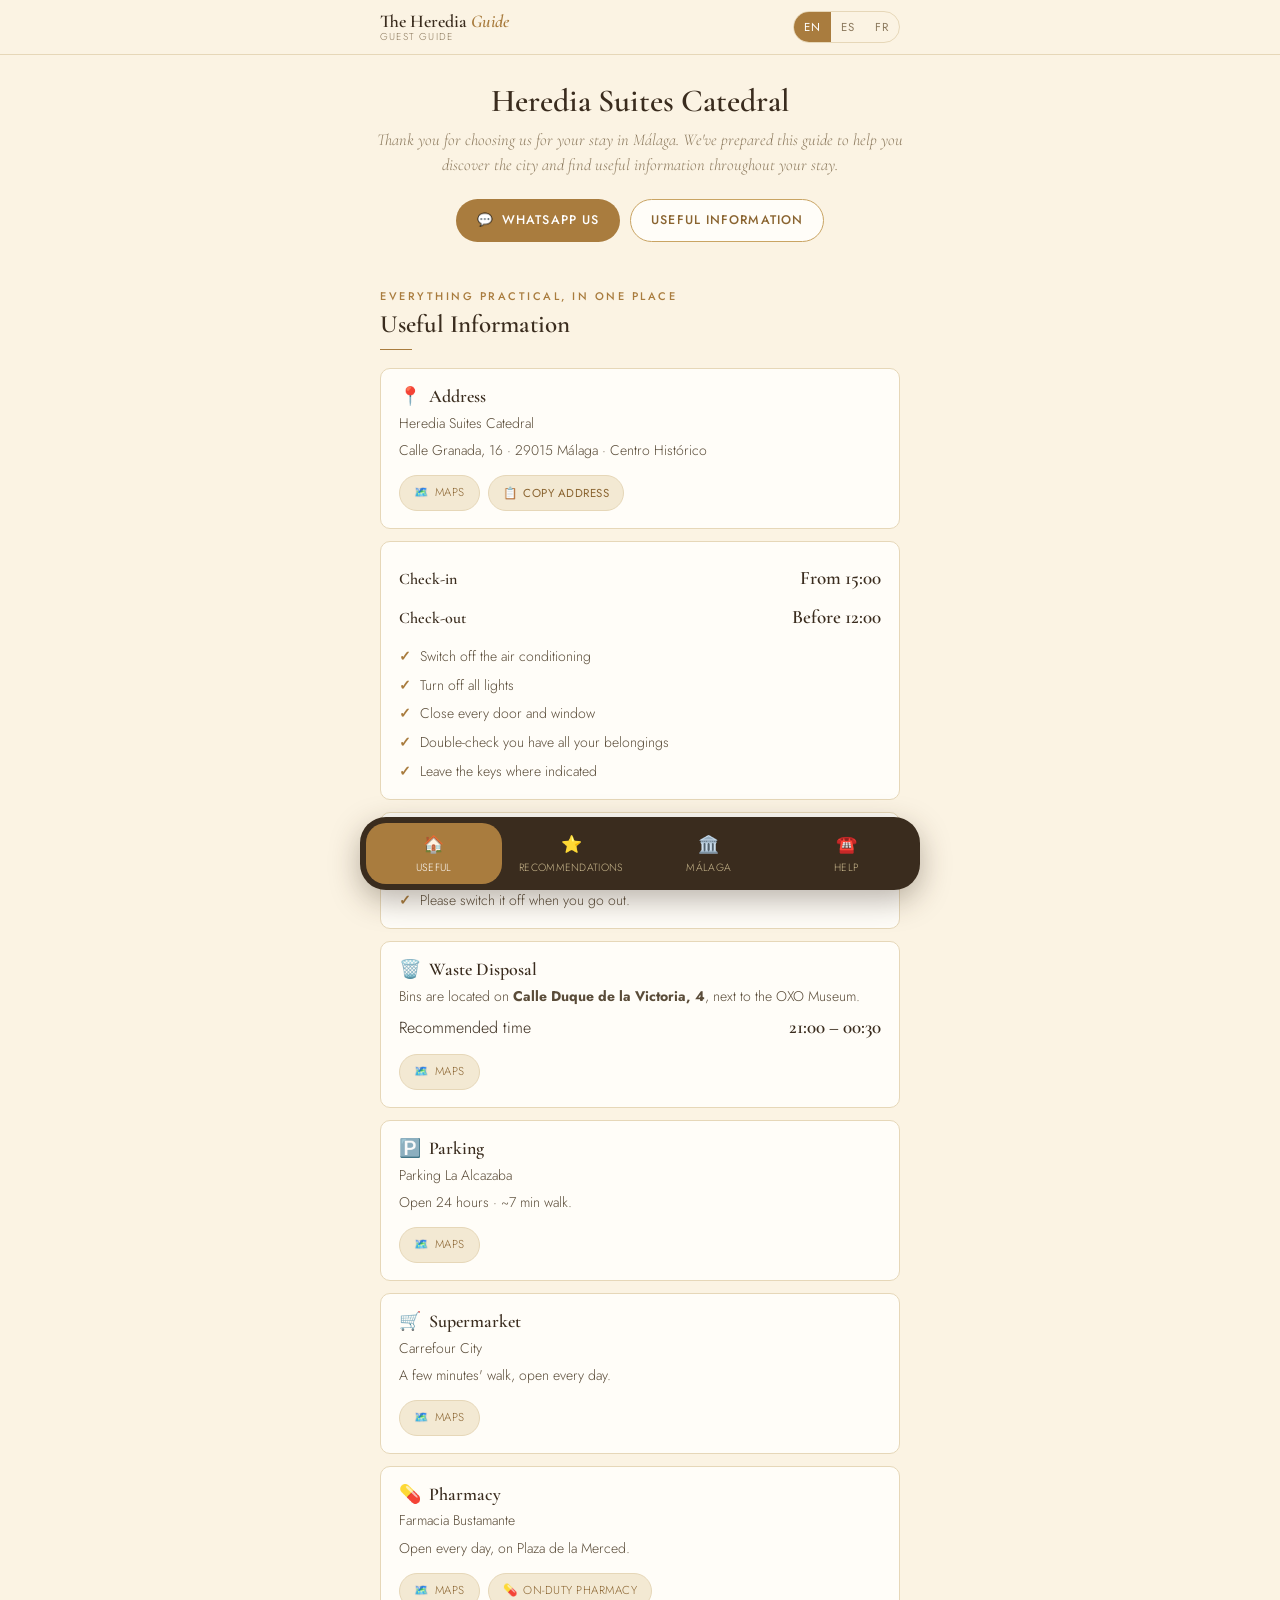
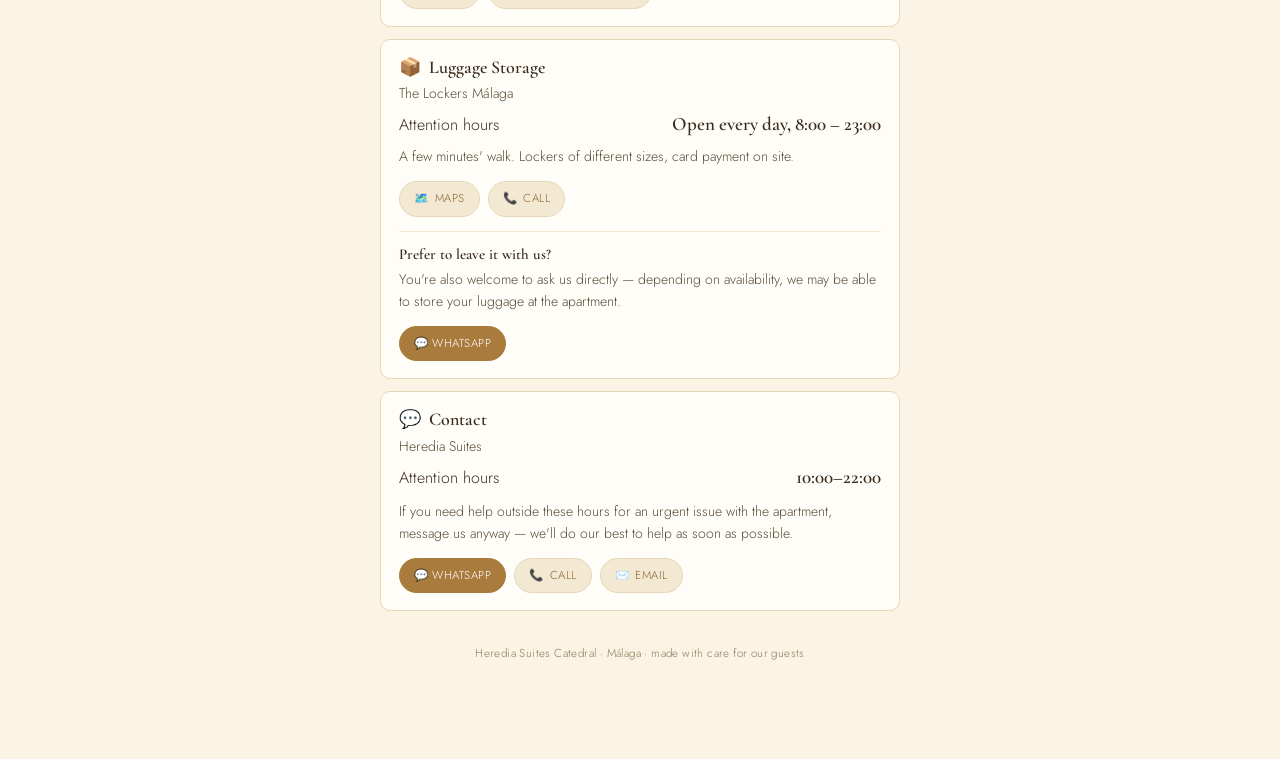
<file: index.html>
<!DOCTYPE html>
<html lang="en">
<head>
<meta charset="UTF-8">
<meta name="viewport" content="width=device-width, initial-scale=1.0, viewport-fit=cover">
<title>The Heredia Guide · Heredia Suites Catedral</title>
<meta name="description" content="Everything you need for a perfect stay in Málaga.">
<link rel="preconnect" href="https://fonts.googleapis.com">
<link href="https://fonts.googleapis.com/css2?family=Cormorant+Garamond:ital,wght@0,500;0,600;0,700;1,500;1,600&family=Jost:wght@300;400;500;600&display=swap" rel="stylesheet">
<style>
/* =====================================================================
   THE HEREDIA GUIDE — shared stylesheet
   Used by every building (catedral, centro, ...). Do not duplicate this
   file per building — only config.js changes between buildings.
===================================================================== */
:root{
  --cream:#fbf3e3; --paper:#fffdf8; --sand:#f3e9d3; --line:#e6d7b8;
  --gold:#a97c3e; --gold-deep:#8a6430; --gold-soft:#c9a463;
  --ink:#3a2c1e; --muted:#8c7a5e;
  --safe-b: env(safe-area-inset-bottom, 0px);
}
*{margin:0;padding:0;box-sizing:border-box;-webkit-tap-highlight-color:transparent}
html{scroll-behavior:smooth}
body{font-family:Jost,-apple-system,BlinkMacSystemFont,sans-serif;font-weight:300;color:var(--ink);
  background:var(--cream);line-height:1.55;padding-bottom:calc(78px + var(--safe-b))}
h1,h2,h3{font-family:'Cormorant Garamond',Georgia,serif;font-weight:600;color:var(--ink);line-height:1.15}
a{color:inherit;text-decoration:none}
button{font-family:inherit;cursor:pointer}
img{max-width:100%;display:block}
.wrap{max-width:560px;margin:0 auto;padding:0 20px}
.eyebrow{font-size:11px;letter-spacing:2.5px;text-transform:uppercase;color:var(--gold);font-weight:500}

/* ---- Panels: only one visible at a time (tab-style, not one long scroll) ---- */
.panel{display:none;padding:38px 0 6px}
.panel.active{display:block}
@media (prefers-reduced-motion: no-preference){
  .panel.active{animation:panelIn .28s ease}
  @keyframes panelIn{from{opacity:0;transform:translateY(6px)}to{opacity:1;transform:none}}
}
.sec-head{margin-bottom:18px}
.sec-head h2{font-size:25px;margin-top:5px}
.sec-head p.sub{font-family:'Cormorant Garamond',Georgia,serif;font-style:italic;color:var(--muted);
  font-size:15px;margin-top:6px}
.rule{width:32px;height:1px;background:var(--gold);margin-top:10px}

/* Accessibility: visible focus, skip link */
:focus-visible{outline:2px solid var(--gold-deep);outline-offset:2px}
.skip-link{position:absolute;left:-999px;top:0;background:var(--ink);color:#fff;padding:10px 16px;z-index:100}
.skip-link:focus{left:12px;top:12px}

/* ---- Top bar ---- */
header.top{position:sticky;top:0;z-index:30;background:rgba(251,243,227,.94);
  backdrop-filter:blur(8px);border-bottom:1px solid var(--line)}
.top-in{max-width:560px;margin:0 auto;padding:11px 20px;display:flex;align-items:center;justify-content:space-between}
.brand-block{line-height:1.1}
.brand{font-family:'Cormorant Garamond',serif;font-size:18px;font-weight:600}
.brand em{font-style:italic;color:var(--gold)}
.brand-sub{font-size:10px;letter-spacing:1.2px;text-transform:uppercase;color:var(--muted)}
.lang-toggle{display:flex;border:1px solid var(--line);border-radius:20px;overflow:hidden;flex-shrink:0}
.lang-toggle button{background:none;border:none;padding:7px 10px;font-size:11.5px;letter-spacing:1px;color:var(--muted);min-width:32px}
.lang-toggle button[aria-pressed="true"]{background:var(--gold);color:#fff}

/* ---- Hero ---- */
.hero{padding:28px 0 8px;text-align:center}
.hero h1{font-size:clamp(26px,7vw,32px)}
.hero p.tag{font-family:'Cormorant Garamond',Georgia,serif;font-style:italic;font-size:16.5px;color:var(--muted);margin-top:8px}
.hero-actions{display:flex;gap:10px;justify-content:center;margin-top:20px;flex-wrap:wrap}
.btn{display:inline-flex;align-items:center;gap:8px;padding:11px 20px;font-size:12.5px;letter-spacing:1.1px;
  text-transform:uppercase;border-radius:24px;font-weight:500;border:1px solid transparent}
.btn-gold{background:var(--gold);color:#fff}
.btn-line{border-color:var(--gold-soft);color:var(--gold-deep);background:var(--paper)}

/* ---- Cards ---- */
.card{background:var(--paper);border:1px solid var(--line);border-radius:10px;padding:17px 18px}
.card + .card{margin-top:12px}
.card h3{font-size:18px;display:flex;align-items:center;gap:8px}
.card .ico{font-size:18px}
.card p{font-size:14px;color:#5a4c39;margin-top:6px}
.card .row{display:flex;justify-content:space-between;gap:14px;align-items:baseline;margin-top:4px}
.card .row .val{font-family:'Cormorant Garamond',serif;font-size:19px;font-weight:600;color:var(--ink)}
.checklist{margin-top:10px;display:flex;flex-direction:column;gap:7px}
.checklist .it{display:flex;gap:9px;align-items:baseline;font-size:14px;color:#5a4c39}
.checklist .it::before{content:"✓";color:var(--gold);font-weight:600}
.card .foot{display:flex;gap:8px;margin-top:13px;flex-wrap:wrap}
.pill-btn{display:inline-flex;align-items:center;gap:6px;font-size:11.5px;letter-spacing:.5px;
  text-transform:uppercase;border:1px solid var(--line);border-radius:18px;padding:8px 14px;
  color:var(--gold-deep);background:var(--sand)}
.pill-btn.solid{background:var(--gold);color:#fff;border-color:var(--gold)}
.pill-btn:active{transform:scale(.97)}

/* ---- POI cards (places, food, transport...) ---- */
.poi-card{display:flex;justify-content:space-between;gap:12px;align-items:center}
.poi-card img{width:64px;height:64px;border-radius:8px;object-fit:cover;flex-shrink:0}
.poi-card .info h3{font-size:16.5px}
.poi-card .meta{font-size:12px;color:var(--muted);margin-top:3px;display:flex;gap:7px;flex-wrap:wrap}
.poi-card .go .pill-btn{white-space:nowrap}

/* ---- Nora's picks: bigger personality ---- */
.nora-card{background:var(--paper);border:1px solid var(--gold-soft);border-left:3px solid var(--gold);
  border-radius:10px;padding:18px 20px}
.nora-card + .nora-card{margin-top:12px}
.nora-card .kicker{font-family:'Cormorant Garamond',Georgia,serif;font-style:italic;font-size:13px;color:var(--gold-deep)}
.nora-card h3{font-size:20px;margin-top:3px}
.nora-card p{font-size:14.5px;color:#4c4030;margin-top:6px;font-style:italic;font-family:'Cormorant Garamond',Georgia,serif}
.nora-card .meta{font-size:12px;color:var(--muted);margin-top:8px}
.nora-card .foot{margin-top:12px}

/* ---- Favourites: collapsible categories ---- */
.fav-cat{border:1px solid var(--line);border-radius:10px;background:var(--paper);margin-bottom:10px;overflow:hidden}
.fav-cat summary{list-style:none;cursor:pointer;display:flex;align-items:center;justify-content:space-between;
  padding:14px 18px;font-family:'Cormorant Garamond',Georgia,serif;font-size:19px;font-weight:600}
.fav-cat summary::-webkit-details-marker{display:none}
.fav-cat summary .plus{color:var(--gold);font-size:20px;font-family:Jost;font-weight:400;transition:transform .25s}
.fav-cat[open] summary .plus{transform:rotate(45deg)}
.fav-cat .fav-items{padding:0 18px 16px;display:flex;flex-direction:column;gap:10px}
.fav-item{display:flex;justify-content:space-between;gap:12px;align-items:center;padding-top:10px;border-top:1px solid var(--sand)}
.fav-item img{width:48px;height:48px;border-radius:8px;object-fit:cover;flex-shrink:0}
.fav-item:first-child{border-top:none;padding-top:0}
.fav-item .name{font-size:14.5px;font-weight:500}
.fav-item .desc{font-size:12.5px;color:var(--muted);margin-top:2px}
.fav-item .meta{font-size:11px;color:var(--muted);margin-top:2px}
.fav-item .go{flex-shrink:0}

/* ---- Bottom dock nav ---- */
.dock-wrap{position:fixed;left:0;right:0;bottom:0;z-index:40;display:flex;justify-content:center;
  padding:10px 12px calc(10px + var(--safe-b))}
.dock{display:flex;gap:2px;background:var(--ink);border-radius:26px;padding:6px;
  box-shadow:0 10px 30px rgba(58,44,30,.35);max-width:560px;width:100%}
.dock a{flex:1;display:flex;flex-direction:column;align-items:center;gap:2px;padding:8px 4px;
  border-radius:20px;color:#cbb98e;font-size:10.5px;letter-spacing:.3px;text-transform:uppercase}
.dock a .di{font-size:17px}
.dock a[aria-current="true"]{background:var(--gold);color:#fff}

/* ---- Emergency ---- */
.emg-band{background:var(--ink);color:var(--cream);border-radius:12px;padding:20px}
.emg-band .eyebrow{color:var(--gold-soft)}
.emg-band h2{color:#fff;font-size:21px;margin-top:6px}
.emg-grid{display:grid;grid-template-columns:1fr 1fr;gap:10px;margin-top:14px}
.emg-item{background:rgba(251,243,227,.06);border:1px solid rgba(251,243,227,.15);border-radius:8px;padding:11px}
.emg-item .k{font-size:10.5px;letter-spacing:1px;text-transform:uppercase;color:#cbb98e}
.emg-item .v{font-family:'Cormorant Garamond',serif;font-size:22px;font-weight:600;margin-top:2px}
.emg-item .v a{color:#fff}
.emg-band .note{font-size:12.5px;color:#d9cdb0;margin-top:12px;line-height:1.6}

/* ---- Review / closing band ---- */
.review-band{text-align:center;padding:30px 0 6px}
.review-band .stars{color:var(--gold);font-size:20px;letter-spacing:4px}
.review-band h2{margin-top:10px;font-size:23px}
.review-band p{font-size:13.5px;color:var(--muted);margin-top:6px}
.review-actions{display:flex;gap:10px;justify-content:center;margin-top:16px;flex-wrap:wrap}

footer.pg{text-align:center;padding:28px 0 18px;font-size:11.5px;color:var(--muted);letter-spacing:.4px}

.empty-note{font-size:12px;color:var(--muted);font-style:italic;padding:8px 2px}

@media (prefers-reduced-motion: reduce){
  html{scroll-behavior:auto}
}
::selection{background:var(--gold-soft);color:#fff}

</style>
</head>
<body>

<a class="skip-link" href="#main">Skip to content</a>

<header class="top">
  <div class="top-in">
    <div class="brand-block">
      <div class="brand">The Heredia <em>Guide</em></div>
      <div class="brand-sub" data-i18n="brand_sub">Guest Guide</div>
    </div>
    <div class="lang-toggle" role="group" aria-label="Language / Idioma / Langue">
      <button data-lang="en" aria-pressed="true">EN</button>
      <button data-lang="es" aria-pressed="false">ES</button>
      <button data-lang="fr" aria-pressed="false">FR</button>
    </div>
  </div>
</header>

<main id="main">

<div class="hero wrap">
  <h1 data-cfg="building.name">Heredia Suites Catedral</h1>
  <p class="tag" id="welcomeText"></p>
  <div class="hero-actions">
    <a class="btn btn-gold" data-wa href="#"><span>💬</span><span data-i18n="whatsapp_us">WhatsApp us</span></a>
    <a class="btn btn-line" href="#util" data-panel="util" data-i18n="see_useful">Useful information</a>
  </div>
</div>

<!-- ============ ÚTIL ============ -->
<section class="panel active" id="util" data-panel="util">
  <div class="wrap">
    <div class="sec-head">
      <div class="eyebrow" data-i18n="e_util">Everything practical, in one place</div>
      <h2 data-i18n="h_util">Useful Information</h2>
      <div class="rule"></div>
    </div>

    <div class="card">
      <h3>📍 <span data-i18n="address_title">Address</span></h3>
      <p data-cfg="building.name">Heredia Suites Catedral</p>
      <p id="addressLines"></p>
      <div class="foot">
        <a class="pill-btn" data-maps="building" target="_blank" rel="noopener noreferrer">🗺️ <span data-i18n="open_maps">Maps</span></a>
        <button class="pill-btn" id="copyAddressBtn">📋 <span data-i18n="copy_address">Copy address</span></button>
      </div>
    </div>

    <div class="card">
      <div class="row"><h3 style="font-size:16px" data-i18n="checkin_title">Check-in</h3>
        <span class="val"><span data-i18n="checkin_from">From</span> <span data-cfg="checkin">15:00</span></span></div>
      <div class="row" style="margin-top:10px"><h3 style="font-size:16px" data-i18n="checkout_title">Check-out</h3>
        <span class="val"><span data-i18n="checkout_before">Before</span> <span data-cfg="checkout">12:00</span></span></div>
      <div class="checklist" style="margin-top:14px">
        <div class="it" data-i18n="co_1">Switch off the air conditioning</div>
        <div class="it" data-i18n="co_2">Turn off all lights</div>
        <div class="it" data-i18n="co_3">Close every door and window</div>
        <div class="it" data-i18n="co_4">Double-check you have all your belongings</div>
        <div class="it" data-i18n="co_5">Leave the keys where indicated</div>
      </div>
    </div>

    <div class="card">
      <h3>❄️ <span data-i18n="ac_title">Air Conditioning</span></h3>
      <div class="checklist">
        <div class="it" data-i18n="ac_1">Keep doors and windows closed while it's running.</div>
        <div class="it" data-i18n="ac_2">Please switch it off when you go out.</div>
      </div>
    </div>

    <div class="card">
      <h3>🗑️ <span data-i18n="trash_title">Waste Disposal</span></h3>
      <p><span data-i18n="trash_text">Bins are located on</span> <b data-cfg="trash.street"></b>, <span data-cfg="trash.near"></span>.</p>
      <div class="row"><span data-i18n="trash_hours">Recommended time</span><span class="val" data-cfg="trash.hours"></span></div>
      <div class="foot"><a class="pill-btn" data-maps="trash" target="_blank" rel="noopener noreferrer">🗺️ <span data-i18n="open_maps">Maps</span></a></div>
    </div>

    <div class="card">
      <h3>🅿️ <span data-i18n="parking_title">Parking</span></h3>
      <p data-cfg="parking.name"></p>
      <p data-cfg="parking.note"></p>
      <div class="foot"><a class="pill-btn" data-maps="parking" target="_blank" rel="noopener noreferrer">🗺️ <span data-i18n="open_maps">Maps</span></a></div>
    </div>

    <div class="card">
      <h3>🛒 <span data-i18n="market_title">Supermarket</span></h3>
      <p data-cfg="market.name"></p>
      <p data-cfg="market.note"></p>
      <div class="foot"><a class="pill-btn" data-maps="market" target="_blank" rel="noopener noreferrer">🗺️ <span data-i18n="open_maps">Maps</span></a></div>
    </div>

    <div class="card">
      <h3>💊 <span data-i18n="pharmacy_title">Pharmacy</span></h3>
      <p data-cfg="pharmacy.name"></p>
      <p data-cfg="pharmacy.note"></p>
      <div class="foot">
        <a class="pill-btn" data-maps="pharmacy" target="_blank" rel="noopener noreferrer">🗺️ <span data-i18n="open_maps">Maps</span></a>
        <a class="pill-btn" id="guardiaBtn" target="_blank" rel="noopener noreferrer">💊 <span data-i18n="pharmacy_guardia">On-duty pharmacy</span></a>
      </div>
    </div>

    <div class="card" id="luggageCard">
      <h3>📦 <span data-i18n="luggage_title">Luggage Storage</span></h3>
      <p data-cfg="luggage.name"></p>
      <div class="row"><span data-i18n="contact_hours">Hours</span><span class="val" data-cfg="luggage.hours"></span></div>
      <p style="margin-top:8px" data-cfg="luggage.note"></p>
      <div class="foot">
        <a class="pill-btn" data-maps="luggage" target="_blank" rel="noopener noreferrer">🗺️ <span data-i18n="open_maps">Maps</span></a>
        <a class="pill-btn" id="luggageTelBtn" href="#">📞 <span data-i18n="call">Call</span></a>
      </div>
      <div style="margin-top:14px;padding-top:14px;border-top:1px solid var(--sand)">
        <h3 style="font-size:15px" data-i18n="luggage_ask_title">Prefer to leave it with us?</h3>
        <p data-cfg="luggage.askUs"></p>
        <div class="foot"><a class="pill-btn solid" data-wa href="#">💬 WhatsApp</a></div>
      </div>
    </div>

    <div class="card">
      <h3>💬 <span data-i18n="contact_title">Contact</span></h3>
      <p>Heredia Suites</p>
      <div class="row"><span data-i18n="contact_hours">Attention hours</span><span class="val" data-cfg="contact.hours"></span></div>
      <p style="margin-top:10px" data-i18n="contact_afterhours">If you need help outside these hours for an urgent issue with the apartment, message us anyway — we'll do our best to help as soon as possible.</p>
      <div class="foot">
        <a class="pill-btn solid" data-wa href="#">💬 WhatsApp</a>
        <a class="pill-btn" data-tel href="#">📞 <span data-i18n="call">Call</span></a>
        <a class="pill-btn" data-mail href="#">✉️ <span data-i18n="email">Email</span></a>
      </div>
    </div>
  </div>
</section>

<!-- ============ RECOMENDACIONES (Our Favourites) ============ -->
<section class="panel" id="reco" data-panel="reco">
  <div class="wrap">
    <div class="sec-head">
      <div class="eyebrow" data-i18n="e_comer">A curated selection, not a directory</div>
      <h2 data-i18n="h_comer">Our Favourites</h2>
      <div class="rule"></div>
    </div>
    <div id="favList"></div>
  </div>
</section>

<!-- ============ MÁLAGA (explore + beaches + shopping + transport) ============ -->
<section class="panel" id="malaga" data-panel="malaga">
  <div class="wrap">
    <div class="sec-head">
      <div class="eyebrow" data-i18n="e_malaga">Sorted by distance from your door</div>
      <h2 data-i18n="h_malaga">Explore Málaga</h2>
      <div class="rule"></div>
    </div>
    <div id="exploreList"></div>

    <div class="sec-head" style="margin-top:32px">
      <h2 data-i18n="h_beaches" style="font-size:21px">Beaches</h2>
    </div>
    <div id="beachList"></div>

    <div class="sec-head" style="margin-top:32px">
      <h2 data-i18n="h_shopping" style="font-size:21px">Shopping</h2>
    </div>
    <div id="shoppingList"></div>

    <div class="sec-head" style="margin-top:32px">
      <h2 data-i18n="h_transport" style="font-size:21px">Getting Around</h2>
    </div>
    <div id="transportList"></div>
    <div class="card" style="margin-top:12px">
      <h3>🚕 <span data-i18n="t_taxi">Taxi</span></h3>
      <p data-cfg="transport.taxi.note"></p>
      <div class="foot"><a class="pill-btn solid" id="taxiBtn"><span data-i18n="call">Call</span></a></div>
    </div>
    <div class="card" style="margin-top:12px">
      <h3>🧳 <span data-i18n="t_transfer">Airport Transfer</span></h3>
      <p data-i18n="transfer_text">Prefer a private transfer? We can arrange one for you — just ask.</p>
      <div class="foot"><a class="pill-btn solid" data-wa href="#">💬 WhatsApp</a></div>
    </div>
    <div class="card" style="margin-top:12px">
      <h3>🚗 Uber / Cabify</h3>
      <div class="foot">
        <a class="pill-btn" id="uberBtn" target="_blank" rel="noopener noreferrer">Uber</a>
        <a class="pill-btn" id="cabifyBtn" target="_blank" rel="noopener noreferrer">Cabify</a>
      </div>
    </div>
  </div>
</section>

<!-- ============ AYUDA (help + emergency + review) ============ -->
<section class="panel" id="ayuda" data-panel="ayuda">
  <div class="wrap">
    <div class="sec-head">
      <div class="eyebrow" data-i18n="e_help">We're here</div>
      <h2 data-i18n="h_help">Need Help?</h2>
      <div class="rule"></div>
    </div>
    <div class="card">
      <h3>💬 Heredia Suites</h3>
      <p data-i18n="help_text">Anything at all — just message us.</p>
      <div class="foot">
        <a class="pill-btn solid" data-wa href="#">💬 WhatsApp</a>
        <a class="pill-btn" data-tel href="#">📞 <span data-i18n="call">Call</span></a>
        <a class="pill-btn" data-mail href="#">✉️ <span data-i18n="email">Email</span></a>
      </div>
    </div>

    <div class="emg-band" style="margin-top:16px">
      <div class="eyebrow" data-i18n="e_emg">Just in case</div>
      <h2 data-i18n="h_emg">Emergency</h2>
      <div class="emg-grid">
        <div class="emg-item"><div class="k" data-i18n="emg_all">Emergencies</div><div class="v"><a href="tel:112">112</a></div></div>
        <div class="emg-item"><div class="k" data-i18n="emg_national">National Police</div><div class="v"><a href="tel:091">091</a></div></div>
        <div class="emg-item"><div class="k" data-i18n="emg_local">Local Police</div><div class="v"><a href="tel:092">092</a></div></div>
        <div class="emg-item"><div class="k" data-i18n="emg_fire">Fire Brigade</div><div class="v"><a href="tel:080">080</a></div></div>
      </div>
      <p class="note"><b data-i18n="emg_hospital">Nearest hospital</b>: Hospital Regional Universitario de Málaga.</p>
      <p class="note" data-i18n="emg_note">For any urgent issue with the apartment, please contact Heredia Suites as well.</p>
    </div>

    <div class="review-band" id="reviewBand">
      <div class="stars">★★★★★</div>
      <h2 data-i18n="review_title">We hope you enjoyed your stay</h2>
      <p data-i18n="review_text">If everything went well, it would mean a lot if you took a minute to leave us a review.</p>
      <div class="review-actions">
        <a class="btn btn-gold" data-review="booking" target="_blank" href="#" data-i18n="review_booking">Review on Booking</a>
        <a class="btn btn-line" data-review="google" target="_blank" href="#" data-i18n="review_google">Review on Google</a>
        <a class="btn btn-line" data-review="rebook" target="_blank" href="#" data-i18n="review_rebook">Book with us again</a>
      </div>
    </div>
  </div>
</section>

</main>

<footer class="pg wrap">
  Heredia Suites Catedral · Málaga · <span data-i18n="footer_made">made with care for our guests</span>
</footer>

<div class="dock-wrap">
  <nav class="dock" id="dock" aria-label="Section navigation">
    <a href="#util" data-panel="util" aria-current="true"><span class="di">🏠</span><span data-i18n="nav_util">Useful</span></a>
    <a href="#reco" data-panel="reco"><span class="di">⭐</span><span data-i18n="nav_reco">Recommendations</span></a>
    <a href="#malaga" data-panel="malaga"><span class="di">🏛️</span><span data-i18n="nav_malaga">Málaga</span></a>
    <a href="#ayuda" data-panel="ayuda"><span class="di">☎️</span><span data-i18n="nav_ayuda">Help</span></a>
  </nav>
</div>



<script>
/* =====================================================================
   THE HEREDIA GUIDE — shared UI dictionary (EN / ES / FR)
   This file holds interface text only (labels, buttons, headings).
   Business content (place names, descriptions) lives in each
   building's config.js, already written in all three languages there.
   Shared between all buildings — do not duplicate per building.
===================================================================== */
var I18N = {
  brand_sub:            { en:"Guest Guide",                     es:"Guía del huésped",             fr:"Guide du séjour" },
  whatsapp_us:           { en:"WhatsApp us",                     es:"Escríbenos",                    fr:"Écrivez-nous sur WhatsApp" },
  see_useful:            { en:"Useful information",              es:"Información útil",              fr:"Informations utiles" },
  discover_malaga:       { en:"Discover Málaga",                 es:"Descubre Málaga",               fr:"Découvrir Málaga" },

  // Nav (4 tabs)
  nav_util:              { en:"Useful",         es:"Útil",           fr:"Utile" },
  nav_reco:              { en:"Recommendations", es:"Recomendaciones", fr:"Recommandations" },
  nav_malaga:            { en:"Málaga",          es:"Málaga",         fr:"Málaga" },
  nav_ayuda:             { en:"Help",            es:"Ayuda",          fr:"Aide" },

  h_util:                { en:"Useful Information",              es:"Información Útil",              fr:"Informations Utiles" },
  e_util:                { en:"Everything practical, in one place", es:"Todo lo práctico, en un solo lugar", fr:"Tout le pratique, au même endroit" },

  address_title:         { en:"Address",                         es:"Dirección",                     fr:"Adresse" },
  copy_address:          { en:"Copy address",                    es:"Copiar dirección",               fr:"Copier l'adresse" },
  copied:                { en:"✓ Copied",                        es:"✓ Copiado",                      fr:"✓ Copié" },
  open_maps:             { en:"Maps",                             es:"Mapa",                           fr:"Itinéraire" },
  call:                  { en:"Call",                             es:"Llamar",                         fr:"Appeler" },
  email:                 { en:"Email",                            es:"Correo",                         fr:"E-mail" },

  checkin_title:         { en:"Check-in",                        es:"Check-in",                       fr:"Arrivée" },
  checkin_from:          { en:"From",                             es:"A partir de las",                fr:"À partir de" },
  checkout_title:        { en:"Check-out",                       es:"Check-out",                      fr:"Départ" },
  checkout_before:       { en:"Before",                           es:"Antes de las",                   fr:"Avant" },
  co_1:                  { en:"Switch off the air conditioning",  es:"Apaga el aire acondicionado",    fr:"Éteignez la climatisation" },
  co_2:                  { en:"Turn off all lights",               es:"Apaga las luces",                fr:"Éteignez toutes les lumières" },
  co_3:                  { en:"Close every door and window",      es:"Cierra puertas y ventanas",       fr:"Fermez toutes les portes et fenêtres" },
  co_4:                  { en:"Double-check you have all your belongings", es:"Comprueba que has recogido todas tus pertenencias", fr:"Vérifiez que vous avez toutes vos affaires" },
  co_5:                  { en:"Leave the keys where indicated",   es:"Deja las llaves en el lugar indicado", fr:"Laissez les clés à l'endroit indiqué" },

  ac_title:              { en:"Air Conditioning",                 es:"Aire Acondicionado",             fr:"Climatisation" },
  ac_1:                  { en:"Keep doors and windows closed while it's running.", es:"Mantén puertas y ventanas cerradas mientras esté encendido.", fr:"Gardez portes et fenêtres fermées pendant son fonctionnement." },
  ac_2:                  { en:"Please switch it off when you go out.", es:"Apágalo cuando salgas del apartamento.", fr:"Merci de l'éteindre en sortant." },

  trash_title:           { en:"Waste Disposal",                   es:"Basura",                        fr:"Poubelles" },
  trash_text:            { en:"Bins are located on",              es:"Los contenedores se encuentran en", fr:"Les poubelles se trouvent" },
  trash_hours:           { en:"Recommended time",                 es:"Horario recomendado",            fr:"Horaire recommandé" },

  parking_title:         { en:"Parking",                          es:"Aparcamiento",                  fr:"Parking" },
  market_title:          { en:"Supermarket",                      es:"Supermercado",                  fr:"Supermarché" },
  pharmacy_title:        { en:"Pharmacy",                         es:"Farmacia",                       fr:"Pharmacie" },
  pharmacy_guardia:      { en:"On-duty pharmacy",                 es:"Farmacia de guardia",            fr:"Pharmacie de garde" },
  luggage_title:         { en:"Luggage Storage",                  es:"Consigna de Equipaje",           fr:"Consigne à Bagages" },
  luggage_text:          { en:"Need to store your bags before check-in or after check-out? We recommend a nearby luggage storage service.", es:"Si necesitas guardar tus maletas antes del check-in o después del check-out, recomendamos un servicio de consigna cercano.", fr:"Besoin de déposer vos bagages avant l'arrivée ou après le départ ? Nous recommandons une consigne à bagages à proximité." },
  luggage_pending:       { en:"We're finalising the details of this service — ask us and we'll point you to the best option nearby.", es:"Estamos confirmando los detalles de este servicio — pregúntanos y te indicamos la mejor opción cercana.", fr:"Nous finalisons les détails de ce service — demandez-nous et nous vous indiquerons la meilleure option à proximité." },
  luggage_ask_title:     { en:"Prefer to leave it with us?",      es:"¿Prefieres dejarlo con nosotros?", fr:"Vous préférez nous le confier ?" },

  contact_title:         { en:"Contact",                          es:"Contacto",                       fr:"Contact" },
  contact_hours:         { en:"Attention hours",                  es:"Horario de atención",            fr:"Horaires d'assistance" },
  contact_afterhours:    { en:"If you need help outside these hours for an urgent issue with the apartment, message us anyway — we'll do our best to help as soon as possible.",
                            es:"Si necesitas ayuda fuera de este horario por una incidencia urgente relacionada con el apartamento, escríbenos igualmente e intentaremos ayudarte lo antes posible.",
                            fr:"Si vous avez besoin d'aide en dehors de ces horaires pour un problème urgent lié à l'appartement, écrivez-nous quand même — nous ferons de notre mieux pour vous aider au plus vite." },

  h_comer:               { en:"Our Favourites",                   es:"Nuestros Favoritos",             fr:"Nos Favoris" },
  e_comer:               { en:"A curated selection, not a directory", es:"No es un directorio, es una selección cuidada", fr:"Une sélection soignée, pas un annuaire" },

  h_malaga:              { en:"Explore Málaga",                   es:"Descubre Málaga",                fr:"Découvrir Málaga" },
  e_malaga:              { en:"Sorted by distance from your door", es:"Ordenado por distancia desde tu puerta", fr:"Classé par distance depuis votre porte" },
  h_beaches:             { en:"Beaches",                          es:"Playas",                        fr:"Plages" },
  h_shopping:            { en:"Shopping",                         es:"Compras",                       fr:"Shopping" },
  h_transport:           { en:"Getting Around",                   es:"Transporte",                     fr:"Se Déplacer" },
  t_airport:             { en:"Airport",                          es:"Aeropuerto",                     fr:"Aéroport" },
  t_train:               { en:"Train Station",                   es:"Estación de Tren",                fr:"Gare" },
  t_taxi:                { en:"Taxi",                             es:"Taxi",                           fr:"Taxi" },
  t_transfer:            { en:"Airport Transfer",                 es:"Transfer",                        fr:"Transfert" },
  transfer_text:         { en:"Prefer a private transfer? We can arrange one for you — just ask.",
                            es:"¿Prefieres un transfer privado? Podemos organizarte uno — solo pregúntanos.",
                            fr:"Vous préférez un transfert privé ? Nous pouvons vous en organiser un — demandez-nous simplement." },

  h_help:                { en:"Need Help?",                       es:"¿Necesitas Ayuda?",              fr:"Besoin d'Aide ?" },
  e_help:                { en:"We're here",                       es:"Estamos aquí",                   fr:"Nous sommes là" },
  help_text:             { en:"Anything at all — just message us.", es:"Cualquier cosa — solo escríbenos.", fr:"N'importe quoi — écrivez-nous simplement." },
  h_emg:                 { en:"Emergency",                         es:"Emergencias",                    fr:"Urgences" },
  e_emg:                 { en:"Just in case",                     es:"Por si acaso",                   fr:"Au cas où" },
  emg_all:               { en:"Emergencies",                       es:"Emergencias",                    fr:"Urgences" },
  emg_national:          { en:"National Police",                  es:"Policía Nacional",               fr:"Police Nationale" },
  emg_local:             { en:"Local Police",                     es:"Policía Local",                  fr:"Police Municipale" },
  emg_fire:              { en:"Fire Brigade",                     es:"Bomberos",                       fr:"Pompiers" },
  emg_hospital:          { en:"Nearest hospital",                 es:"Hospital más cercano",           fr:"Hôpital le plus proche" },
  emg_note:              { en:"For any urgent issue with the apartment, please contact Heredia Suites as well.",
                            es:"Para cualquier incidencia urgente relacionada con el apartamento, contacta también con Heredia Suites.",
                            fr:"Pour tout problème urgent concernant l'appartement, contactez également Heredia Suites." },

  review_title:          { en:"We hope you enjoyed your stay",    es:"Esperamos que hayas disfrutado tu estancia", fr:"Nous espérons que vous avez passé un excellent séjour" },
  review_text:           { en:"If everything went well, it would mean a lot if you took a minute to leave us a review.",
                            es:"Si todo ha ido bien, nos ayudaría muchísimo que dedicaras un minuto a dejarnos una reseña.",
                            fr:"Si tout s'est bien passé, cela compterait beaucoup pour nous si vous preniez une minute pour nous laisser un avis." },
  review_booking:        { en:"Review on Booking",                es:"Reseña en Booking",               fr:"Avis sur Booking" },
  review_google:         { en:"Review on Google",                 es:"Reseña en Google",                fr:"Avis sur Google" },
  review_rebook:         { en:"Book with us again",                es:"Volver a reservar",               fr:"Réserver à nouveau avec nous" },
  footer_made:           { en:"made with care for our guests",    es:"hecho con cariño para nuestros huéspedes", fr:"conçu avec soin pour nos hôtes" },

  walk_min:              { en:"min walk",                          es:"min andando",                    fr:"min à pied" },
  recommends:            { en:"Heredia recommends",              es:"Recomendado por Heredia",         fr:"Recommandé par Heredia" },
};

</script>
<script>
/* =====================================================================
   THE HEREDIA GUIDE — configuration for HEREDIA SUITES CATEDRAL
   To create the Centro version: copy the /catedral folder, rename it
   /centro, and edit only this file. Nothing else needs to change.

   Fields marked PENDING must be completed before publishing — the
   engine automatically hides anything left as "PENDING".
===================================================================== */
var CONFIG = {

  building: {
    id: "catedral",
    name: "Heredia Suites Catedral",
    addressLines: ["Calle Granada, 16", "29015 Málaga", "Centro Histórico"],
    address: "Calle Granada, 16, 29015 Málaga",
    lat: 36.7217256, lng: -4.4210037,
    place_id: "ChIJXXlBKr73cg0RNTdEM9VV5nQ"
  },

  checkin: "15:00",
  checkout: "12:00",

  welcome: {
    en: "Thank you for choosing us for your stay in Málaga. We've prepared this guide to help you discover the city and find useful information throughout your stay.",
    es: "Gracias por elegirnos para tu estancia en Málaga. Hemos preparado esta guía para ayudarte a descubrir la ciudad y resolver cualquier duda durante tu estancia.",
    fr: "Merci de nous avoir choisis pour votre séjour à Málaga. Nous avons préparé ce guide pour vous aider à découvrir la ville et trouver des informations utiles tout au long de votre séjour."
  },
  contact: {
    phoneDisplay: "+34 614 70 05 26",
    phoneDial: "+34614700526",
    email: "nora@heredia21.com",
    hours: "10:00–22:00",
    whatsappMsg: {
      en: "Hi, I'm staying at Heredia Suites Catedral and I need help with…",
      es: "Hola, estoy alojado/a en Heredia Suites Catedral y necesito ayuda con…"
    }
  },

  trash: {
    street: "Calle Duque de la Victoria, 4",
    near: { en: "next to the OXO Museum", es: "junto al Museo OXO", fr: "juste à côté du musée OXO" },
    hours: "21:00 – 00:30",
    lat: 36.7212889, lng: -4.4198798, place_id: "ChIJ8YKqZpX3cg0RuBL6XdlpRjM"
  },

  parking: {
    name: "Parking La Alcazaba",
    lat: 36.7224588, lng: -4.4164234,
    place_id: "ChIJjTrKFQD3cg0R0vc135DnfR4",
    note: { en: "Open 24 hours · ~7 min walk.", es: "Abierto 24 horas · ~7 min andando.", fr: "Ouvert 24h/24 · ~7 min à pied." }
  },

  market: {
    name: "Carrefour City",
    lat: 36.7213409, lng: -4.4219455,
    place_id: "ChIJ8VoSXUH3cg0RSYTplxOrih8",
    note: { en: "A few minutes' walk, open every day.", es: "A pocos minutos andando, abierto todos los días.", fr: "À quelques minutes à pied, ouvert tous les jours." }
    // TODO (config-ready, not yet enabled): add Mercadona as an alternative once confirmed
  },

  pharmacy: {
    name: "Farmacia Bustamante",
    lat: 36.722819, lng: -4.417582,
    place_id: "ChIJu972DcD3cg0RD1aZjDjaAOM",
    note: { en: "Open every day, on Plaza de la Merced.", es: "Abierta todos los días, en la Plaza de la Merced.", fr: "Ouverte tous les jours, sur la Plaza de la Merced." },
    guardiaLink: "https://www.google.com/search?q=farmacia+de+guardia+malaga+hoy"
  },

  // Luggage storage — switched to the Calderería branch (better reviews,
  // no billing complaints, unlike the Carretería branch used earlier).
  luggage: {
    enabled: true,
    name: "The Lockers Málaga",
    lat: 36.7221674, lng: -4.4205042,
    place_id: "ChIJp42X9TL3cg0RSn7ExlkTMW4",
    phone: "+34690291941",
    hours: { en: "Open every day, 8:00 – 23:00", es: "Abierto todos los días, de 8:00 a 23:00", fr: "Ouvert tous les jours, de 8h00 à 23h00" },
    note: { en: "A few minutes' walk. Lockers of different sizes, card payment on site.",
            es: "A pocos minutos andando. Taquillas de varios tamaños, pago con tarjeta en el propio local.",
            fr: "À quelques minutes à pied. Casiers de différentes tailles, paiement par carte sur place." },
    // Soft, conditional offer — availability isn't guaranteed, so this is framed
    // as "ask us" rather than a firm promise. Edit or remove if it doesn't apply.
    askUs: { en: "You're also welcome to ask us directly — depending on availability, we may be able to store your luggage at the apartment.",
             es: "También puedes preguntarnos directamente — según disponibilidad, es posible que podamos guardar tu equipaje en el propio apartamento.",
             fr: "Vous pouvez aussi nous demander directement — selon la disponibilité, il se peut que nous puissions garder vos bagages dans l'appartement." }
  },

  // ================= OUR FAVOURITES (by category, collapsible) =================
  // Trimmed to ~10 real favourites, each with a short, personal one-line
  // recommendation (not a generic description). rec:true = "Heredia recommends".
  favourites: [
    { cat:{en:"Breakfast", es:"Desayuno", fr:"Petit-déjeuner"}, ico:"🥐", items:[
      { name:"Brunchit", lat:36.7229788, lng:-4.423937, place_id:"ChIJb7BN3L33cg0RcNeZR_harK0", rec:true,
        note:{en:"Our favourite spot for a relaxed breakfast.", es:"Nuestro sitio favorito para un desayuno tranquilo.", fr:"Notre endroit préféré pour un petit-déjeuner tranquille."} },
    ]},
    { cat:{en:"Coffee", es:"Café", fr:"Café"}, ico:"☕", items:[
      { name:"Next Level Specialty Coffee", lat:36.7177751, lng:-4.4241464, place_id:"ChIJ3w9CMlv3cg0RcAxVa6fnljY",
        note:{en:"Our go-to for a proper coffee.", es:"Nuestra referencia para un buen café.", fr:"Notre adresse de référence pour un vrai bon café."} },
    ]},
    { cat:{en:"Tapas", es:"Tapas", fr:"Tapas"}, ico:"🍷", items:[
      { name:"El Tapeo de Cervantes", lat:36.7239612, lng:-4.4193114, place_id:"ChIJKzfemL_3cg0RKTL3Ih44eLQ", rec:true,
        note:{en:"Our favourite for classic tapas, done right.", es:"Nuestro favorito para probar tapas tradicionales.", fr:"Notre préféré pour de vraies tapas traditionnelles."} },
      { name:"Los Gatos", lat:36.7223443, lng:-4.4197876, place_id:"ChIJ687nxL_3cg0RIAf0vtkvQHs",
        note:{en:"Great for a lively night out with friends.", es:"Ideal para una noche animada con amigos.", fr:"Idéal pour une soirée animée entre amis."} },
    ]},
    { cat:{en:"Málaga Cuisine", es:"Cocina Malagueña", fr:"Cuisine Malaguène"}, ico:"🥘", items:[
      { name:"El Pimpi", lat:36.7219304, lng:-4.4181336, place_id:"ChIJ7a2TAMD3cg0RD8K-iOjCzIo", rec:true,
        note:{en:"A Málaga institution — we always bring our guests here.", es:"Una institución de Málaga — siempre traemos aquí a nuestros huéspedes.", fr:"Une institution de Málaga — nous y emmenons toujours nos hôtes."}, img: "" /* TODO: add a photo of El Pimpi */ },
      { name:"Mesón Mariano", lat:36.7226273, lng:-4.4199214, place_id:"ChIJuf-uxb_3cg0RmAprNhlXWN0",
        note:{en:"Simple, honest, and always excellent.", es:"Sencillo, honesto y siempre excelente.", fr:"Simple, authentique, et toujours excellent."} },
    ]},
    { cat:{en:"Seafood", es:"Pescado", fr:"Poisson"}, ico:"🐟", items:[
      { name:"Taberna Casa Don Vicente", lat:36.718319, lng:-4.422298, place_id:"ChIJP-8nN5T3cg0RkiMeFC6hRDc",
        note:{en:"Our pick for proper Andalusian seafood.", es:"Nuestra elección para un buen pescado andaluz.", fr:"Notre choix pour un vrai poisson andalou."} },
    ]},
    { cat:{en:"Italian", es:"Italiano", fr:"Italien"}, ico:"🍝", items:[
      { name:"Terra Mia", lat:36.7212029, lng:-4.4200978, place_id:"ChIJsVzQZJX3cg0Rpv6FwZsn2Mg",
        note:{en:"Reliable and tasty, a safe favourite.", es:"Fiable y sabroso, un valor seguro.", fr:"Fiable et savoureux, une valeur sûre."} },
    ]},
    { cat:{en:"Drinks", es:"Copas", fr:"Boissons"}, ico:"🍸", items:[
      { name:"Renard Cocktail Club", lat:36.721385, lng:-4.419564, place_id:"ChIJlYw0Z5X3cg0RRDU7K2vBB48", rec:true,
        note:{en:"Our favourite for a special cocktail evening.", es:"Nuestro favorito para una noche especial de cócteles.", fr:"Notre préféré pour une soirée cocktails spéciale."} },
    ]},
    { cat:{en:"Ice Cream", es:"Helados", fr:"Glaces"}, ico:"🍦", items:[
      { name:"Casa Mira", lat:36.719465, lng:-4.421489, place_id:"ChIJjWZZupX3cg0RC4chqyYyMog", rec:true,
        note:{en:"A Málaga classic since 1890 — try the turrón.", es:"Un clásico de Málaga desde 1890 — prueba el turrón.", fr:"Un classique de Málaga depuis 1890 — essayez le turrón."}, img: "" /* TODO: add a photo of Casa Mira */ },
    ]},
  ],

  // ================= DISCOVER MÁLAGA (sorted by distance) =================
  // img left empty on purpose — no unauthorised photos used. Add your own
  // photo paths (e.g. "media/cathedral.webp") when ready; cards degrade
  // gracefully to an icon when no image is set.
  explore: [
    { name:"Málaga Cathedral", ico:"⛪", lat:36.7201678, lng:-4.4193106, place_id:"ChIJjanOEZX3cg0R-hlvsHnCw_w",
      note:{en:"Baroque grandeur in the historic centre.", es:"Grandeza barroca en pleno centro histórico.", fr:"Grandeur baroque en plein centre historique."}, img: "" /* TODO: add a photo of Málaga Cathedral */ },
    { name:"Picasso Museum", ico:"🎨", lat:36.7217363, lng:-4.4184291, place_id:"ChIJt3AqVJX3cg0RuStMhenHghw",
      note:{en:"200+ works, in the city where he was born.", es:"Más de 200 obras, en la ciudad donde nació.", fr:"Plus de 200 œuvres, dans la ville où il est né."} },
    { name:"Roman Theatre", ico:"🏺", lat:36.7211729, lng:-4.416823, place_id:"ChIJM8NJoOr3cg0RKUe-SadD5oU",
      note:{en:"Free to visit, right beneath the Alcazaba.", es:"Entrada libre, a los pies de la Alcazaba.", fr:"Entrée gratuite, juste au pied de l'Alcazaba."} },
    { name:"Alcazaba", ico:"🏰", lat:36.7211348, lng:-4.4158666, place_id:"ChIJxSK7oOr3cg0RZ7K4v2udaYQ",
      note:{en:"Moorish fortress with the best views over the city.", es:"Fortaleza árabe con las mejores vistas de la ciudad.", fr:"Forteresse maure offrant la plus belle vue sur la ville."}, img: "" /* TODO: add a photo of Alcazaba */ },
    { name:"Málaga Park", ico:"🌴", lat:36.7191148, lng:-4.4156899, place_id:"ChIJ2Uh4w5T3cg0RkHSZoZ-K09A",
      note:{en:"Palm-lined boulevards, lovely shaded walk.", es:"Paseos entre palmeras, ideal con sombra.", fr:"Allées bordées de palmiers, agréable promenade à l'ombre."} },
    { name:"Muelle Uno", ico:"⚓", lat:36.7173576, lng:-4.4130168, place_id:"ChIJo3DE5-j3cg0RQ8BidXnADiI",
      note:{en:"Marina promenade with shops, bars and sea views.", es:"Paseo del puerto con tiendas, bares y vistas al mar.", fr:"Promenade du port avec boutiques, bars et vue sur la mer."}, img: "" /* TODO: add a photo of Muelle Uno */ },
    { name:"Malagueta Beach", ico:"🏖️", lat:36.7192893, lng:-4.4024568, place_id:"ChIJTU5q9e73cg0RpwMiC3E5ysM",
      note:{en:"The city's beach — sand, sea and chiringuitos.", es:"La playa de la ciudad: arena, mar y chiringuitos.", fr:"La plage de la ville : sable, mer et chiringuitos."}, img: "" /* TODO: add a photo of Malagueta Beach */ },
  ],

  beaches: [
    { name:"Malagueta Beach", ico:"🏖️", lat:36.7192893, lng:-4.4024568, place_id:"ChIJTU5q9e73cg0RpwMiC3E5ysM",
      note:{en:"The closest, easiest beach on foot.", es:"La playa urbana más cercana y accesible caminando.", fr:"La plage la plus proche, facilement accessible à pied."} },
    { name:"La Caleta Beach", ico:"🏖️", lat:36.7223605, lng:-4.3943407, place_id:"ChIJ5QwdgeNZcg0Redrkp4UWIa0",
      note:{en:"Quieter, along the seafront promenade — a longer walk or short bus ride.", es:"Más tranquila, siguiendo el paseo marítimo — paseo largo o autobús corto.", fr:"Plus calme, le long de la promenade maritime — une longue marche ou un court trajet en bus."} },
    { name:"Pedregalejo", ico:"🏖️", lat:36.7210866, lng:-4.3717303, place_id:"ChIJwZZnqz9Ycg0R3gNMwDLLcEM",
      note:{en:"Old fishing quarter, great for seafood — best reached by bus or taxi.", es:"Antiguo barrio marinero, ideal para comer pescado — mejor en autobús o taxi.", fr:"Ancien quartier de pêcheurs, idéal pour le poisson — mieux vaut y aller en bus ou en taxi."} },
  ],

  shopping: [
    { name:"Calle Marqués de Larios", ico:"🛍️", lat:36.7194687, lng:-4.421575, place_id:"ChIJX_OksZX3cg0RBuCwuIlH1PM",
      note:{en:"Málaga's main shopping street, right in the centre.", es:"La calle comercial principal de Málaga, en pleno centro.", fr:"La principale rue commerçante de Málaga, en plein centre."} },
    { name:"El Corte Inglés", ico:"🏬", lat:36.716992, lng:-4.4279328, place_id:"ChIJ6RqJ0JX3cg0RD7HUzZwEadk",
      note:{en:"Department store, a little further out.", es:"Grandes almacenes, algo más alejado.", fr:"Grand magasin, un peu plus loin."} },
    { name:"Muelle Uno", ico:"⚓", lat:36.7173576, lng:-4.4130168, place_id:"ChIJo3DE5-j3cg0RQ8BidXnADiI",
      note:{en:"Boutiques by the marina.", es:"Boutiques junto al puerto deportivo.", fr:"Boutiques près du port de plaisance."} },
  ],

  transport: {
    airport: { name:"Málaga·Costa del Sol Airport", ico:"✈️", lat:36.676743, lng:-4.49387, place_id:"ChIJpTC6dhj6cg0Rmj7eRy-ttVc",
      note:{en:"Taxi, bus or train — approximate times only, traffic varies.", es:"Taxi, autobús o tren — tiempos aproximados, varían con el tráfico.", fr:"Taxi, bus ou train — durées approximatives, selon le trafic."} },
    train: { name:"María Zambrano Station", ico:"🚆", lat:36.711919, lng:-4.431962, place_id:"ChIJ8VDThZX3cg0RWLKm3wEwI-o",
      note:{en:"Málaga's main train station.", es:"La estación de tren principal de Málaga.", fr:"La gare principale de Málaga."} },
    taxi: { name:"Taxi", phone:"+34665827814",
      note:{en:"Reliable local service, WhatsApp bookings welcome.", es:"Servicio local de confianza, acepta reservas por WhatsApp.", fr:"Service local fiable, réservations par WhatsApp acceptées."} },
    uber: { link:"https://m.uber.com/" },
    cabify: { link:"https://cabify.com/" }
  },

  // ================= REVIEWS =================
  // Leave as "PENDING" and the corresponding button stays hidden.
  // Replace with the real URL to make it appear.
  reviews: {
    booking: "PENDING",
    google: "PENDING",
    rebook: "PENDING"
  }
};

</script>
<script>
/* =====================================================================
   THE HEREDIA GUIDE — shared engine
   Reads the global CONFIG object (defined in each building's config.js)
   and I18N (shared) and renders the whole page. Nothing here should
   need editing per building — only config.js changes.
===================================================================== */
(function(){
  "use strict";

  function detectLang(){
    const nav = (navigator.language || "en").toLowerCase();
    const saved = sessionStorage.getItem('heredia_lang'); // clears itself when the tab closes — not tracking, just convenience during the visit
    if (saved === 'es' || saved === 'en' || saved === 'fr') return saved;
    if (nav.startsWith('es')) return 'es';
    if (nav.startsWith('fr')) return 'fr';
    return 'en';
  }
  let LANG = detectLang();

  function t(key){ return (I18N[key] && I18N[key][LANG]) || key; }
  function tt(pair){ return pair ? (pair[LANG] || pair.en || "") : ""; }

  function haversineWalkMin(lat, lng){
    if (lat == null || lng == null) return null;
    const R=6371000, toRad=d=>d*Math.PI/180;
    const b = CONFIG.building;
    const dLat=toRad(lat-b.lat), dLng=toRad(lng-b.lng);
    const a=Math.sin(dLat/2)**2+Math.cos(toRad(b.lat))*Math.cos(toRad(lat))*Math.sin(dLng/2)**2;
    const dist=R*2*Math.atan2(Math.sqrt(a),Math.sqrt(1-a))*1.3; // street-grid correction
    return Math.max(1, Math.round(dist/80)); // ~80m/min walking pace
  }
  function mapsUrl(p){
    if (p.link) return p.link;
    if (p.place_id) return `https://www.google.com/maps/search/?api=1&query=${encodeURIComponent(p.name||'')}&query_place_id=${p.place_id}`;
    return `https://www.google.com/maps/search/?api=1&query=${p.lat},${p.lng}`;
  }
  function esc(s){ return (s||"").replace(/[&<>"']/g, c => ({'&':'&amp;','<':'&lt;','>':'&gt;','"':'&quot;',"'":'&#39;'}[c])); }

  // A single "go to maps" pill — always has a visible text label (not emoji-only), per accessibility requirement
  function goBtn(p){
    return `<a class="pill-btn go" target="_blank" rel="noopener noreferrer" href="${mapsUrl(p)}">🗺️ ${t('open_maps')}</a>`;
  }

  function poiCard(p, opts={}){
    const walk = opts.showWalk!==false ? haversineWalkMin(p.lat, p.lng) : null;
    const meta = [];
    if (walk) meta.push(`🚶 ${walk} ${t('walk_min')}`);
    if (p.metaExtra) meta.push(tt(p.metaExtra));
    return `<div class="card poi-card">
      ${p.img ? `<img src="${esc(p.img)}" alt="${esc(p.imgAlt ? tt(p.imgAlt) : p.name)}" loading="lazy">` : ""}
      <div class="info">
        <h3>${p.ico?p.ico+' ':''}${esc(p.name)}</h3>
        ${meta.length?`<div class="meta">${meta.join(' · ')}</div>`:''}
        ${p.note ? `<p>${esc(tt(p.note))}</p>` : ''}
      </div>
      <div class="go">${goBtn(p)}</div>
    </div>`;
  }

  function favItem(p){
    const walk = haversineWalkMin(p.lat, p.lng);
    const rec = p.rec ? ` · ⭐ ${t('recommends')}` : '';
    return `<div class="fav-item">
      ${p.img ? `<img src="${esc(p.img)}" alt="${esc(p.name)}" loading="lazy">` : ''}
      <div class="info">
        <div class="name">${esc(p.name)}</div>
        ${p.note ? `<div class="desc">${esc(tt(p.note))}</div>` : ''}
        <div class="meta">${walk?`🚶 ${walk} ${t('walk_min')}`:''}${rec}</div>
      </div>
      <div class="go">${goBtn(p)}</div>
    </div>`;
  }

  function favCategory(group){
    return `<details class="fav-cat" open>
      <summary><span>${group.ico||''} ${esc(tt(group.cat))}</span><span class="plus">+</span></summary>
      <div class="fav-items">${group.items.map(favItem).join("")}</div>
    </details>`;
  }

  function renderList(id, items, renderFn){
    const el = document.getElementById(id);
    if (!el) return;
    if (!items || !items.length){ el.innerHTML = `<p class="empty-note">—</p>`; return; }
    el.innerHTML = items.map(renderFn).join("");
  }

  function applyStaticI18n(){
    document.querySelectorAll('[data-i18n]').forEach(el=>{
      el.innerHTML = t(el.getAttribute('data-i18n'));
    });
    document.documentElement.lang = LANG;
  }

  function renderDynamicText(){
    // Building-specific bits that live in config but use the current language
    document.querySelectorAll('[data-cfg]').forEach(el=>{
      const path = el.getAttribute('data-cfg').split('.');
      let v = CONFIG;
      for (const k of path) v = v ? v[k] : undefined;
      if (v == null) return;
      el.innerHTML = (typeof v === 'object' && (v.en || v.es)) ? tt(v) : esc(String(v));
    });
  }

  function wireHrefs(){
    const b = CONFIG.contact;
    const wa = `https://wa.me/${b.phoneDial.replace('+','')}?text=${encodeURIComponent(tt(b.whatsappMsg))}`;
    document.querySelectorAll('[data-wa]').forEach(el=>{ el.href = wa; el.rel="noopener noreferrer"; el.target="_blank"; });
    document.querySelectorAll('[data-tel]').forEach(el=>{ el.href = 'tel:'+b.phoneDial; });
    document.querySelectorAll('[data-mail]').forEach(el=>{ el.href = 'mailto:'+b.email; });

    // Review links: only show a button if a real URL has been configured
    // (not the PENDING placeholder). If none of the three are ready yet,
    // hide the whole "leave a review" prompt — asking for a review with
    // no working button feels broken, so we wait until there's at least one.
    let anyReviewVisible = false;
    document.querySelectorAll('[data-review]').forEach(el=>{
      const key = el.getAttribute('data-review');
      const url = CONFIG.reviews && CONFIG.reviews[key];
      if (url && !/pending/i.test(url)) {
        el.href = url; el.rel="noopener noreferrer"; el.target="_blank";
        el.style.display = '';
        anyReviewVisible = true;
      } else {
        el.style.display = 'none';
      }
    });
    const band = document.getElementById('reviewBand');
    if (band) band.style.display = anyReviewVisible ? '' : 'none';
  }

  function wireMapLinks(){
    document.querySelectorAll('[data-maps]').forEach(el=>{
      const path = el.getAttribute('data-maps').split('.');
      let v = CONFIG; for (const k of path) v = v ? v[k] : undefined;
      if (v) { el.href = mapsUrl(v); el.rel="noopener noreferrer"; el.target="_blank"; }
    });
  }

  function wireCopyAddress(){
    const btn = document.getElementById('copyAddressBtn');
    if (!btn) return;
    btn.addEventListener('click', ()=>{
      navigator.clipboard?.writeText(CONFIG.building.address).then(()=>{
        const old = btn.innerHTML;
        btn.innerHTML = t('copied');
        setTimeout(()=>btn.innerHTML = old, 1600);
      });
    });
  }

  function renderAll(){
    const favEl = document.getElementById('favList');
    if (favEl) favEl.innerHTML = CONFIG.favourites.map(favCategory).join("");
    renderList('exploreList', CONFIG.explore, p=>poiCard(p));
    renderList('beachList', CONFIG.beaches, p=>poiCard(p));
    renderList('shoppingList', CONFIG.shopping, p=>poiCard(p));
    renderList('transportList', [CONFIG.transport.airport, CONFIG.transport.train].filter(Boolean), p=>poiCard(p));

    // Luggage card: replaced with a "coming soon" message unless explicitly
    // enabled in config — avoids publishing an unverified or mismatched service.
    const lug = document.getElementById('luggageCard');
    if (lug && !(CONFIG.luggage && CONFIG.luggage.enabled)){
      lug.innerHTML = `<h3>📦 ${t('luggage_title')}</h3><p>${t('luggage_pending')}</p>`;
    }
  }

  function wireLangToggle(){
    const buttons = document.querySelectorAll('.lang-toggle button');
    buttons.forEach(b=>{
      b.setAttribute('aria-pressed', b.dataset.lang === LANG ? 'true':'false');
      b.addEventListener('click', ()=>{
        LANG = b.dataset.lang;
        sessionStorage.setItem('heredia_lang', LANG);
        buttons.forEach(x=>x.setAttribute('aria-pressed', x.dataset.lang===LANG ? 'true':'false'));
        applyStaticI18n(); renderDynamicText(); wireExtras(); renderAll();
      });
    });
  }

  // Tab-style navigation: exactly one panel visible at a time. Any element
  // with data-panel="xxx" (the dock links, plus any in-page shortcut like
  // the hero's "Useful information" button) switches to that panel.
  function showPanel(id, {scroll=true} = {}){
    document.querySelectorAll('.panel').forEach(p => p.classList.toggle('active', p.id === id));
    document.querySelectorAll('#dock a').forEach(a => {
      if (a.dataset.panel === id) a.setAttribute('aria-current','true');
      else a.removeAttribute('aria-current');
    });
    if (scroll) window.scrollTo({ top: 0, behavior: 'auto' });
    history.replaceState(null, '', '#' + id);
  }

  function wireTabs(){
    document.querySelectorAll('[data-panel]').forEach(el=>{
      el.addEventListener('click', (e)=>{
        e.preventDefault();
        showPanel(el.dataset.panel);
      });
    });
    // Deep-link support: opening the guide at #ayuda (etc.) lands straight there —
    // handy if a QR code is ever pointed at a specific section.
    const initial = (location.hash || '').replace('#','');
    if (initial && document.getElementById(initial)) showPanel(initial, {scroll:false});
  }

  // Small building-agnostic bits that read straight from config: welcome
  // message, joined address lines, and the a-la-carte transport buttons.
  // Present in every building's index.html by element id; simply skipped
  // if a given id isn't on the page.
  function wireExtras(){
    const welcome = document.getElementById('welcomeText');
    if (welcome && CONFIG.welcome) welcome.textContent = tt(CONFIG.welcome);

    const addr = document.getElementById('addressLines');
    if (addr) addr.textContent = CONFIG.building.addressLines.join(" · ");

    const guardia = document.getElementById('guardiaBtn');
    if (guardia && CONFIG.pharmacy && CONFIG.pharmacy.guardiaLink) guardia.href = CONFIG.pharmacy.guardiaLink;

    const taxi = document.getElementById('taxiBtn');
    if (taxi && CONFIG.transport && CONFIG.transport.taxi) taxi.href = 'tel:' + CONFIG.transport.taxi.phone;

    const uber = document.getElementById('uberBtn');
    if (uber && CONFIG.transport && CONFIG.transport.uber) uber.href = CONFIG.transport.uber.link;

    const cabify = document.getElementById('cabifyBtn');
    if (cabify && CONFIG.transport && CONFIG.transport.cabify) cabify.href = CONFIG.transport.cabify.link;

    const luggageTel = document.getElementById('luggageTelBtn');
    if (luggageTel){
      if (CONFIG.luggage && CONFIG.luggage.enabled && CONFIG.luggage.phone) luggageTel.href = 'tel:' + CONFIG.luggage.phone;
      else luggageTel.style.display = 'none';
    }
  }

  function init(){
    applyStaticI18n();
    renderDynamicText();
    wireHrefs();
    wireMapLinks();
    wireCopyAddress();
    wireExtras();
    renderAll();
    wireLangToggle();
    wireTabs();
  }

  document.addEventListener('DOMContentLoaded', init);
})();

</script>
</body>
</html>
</file>
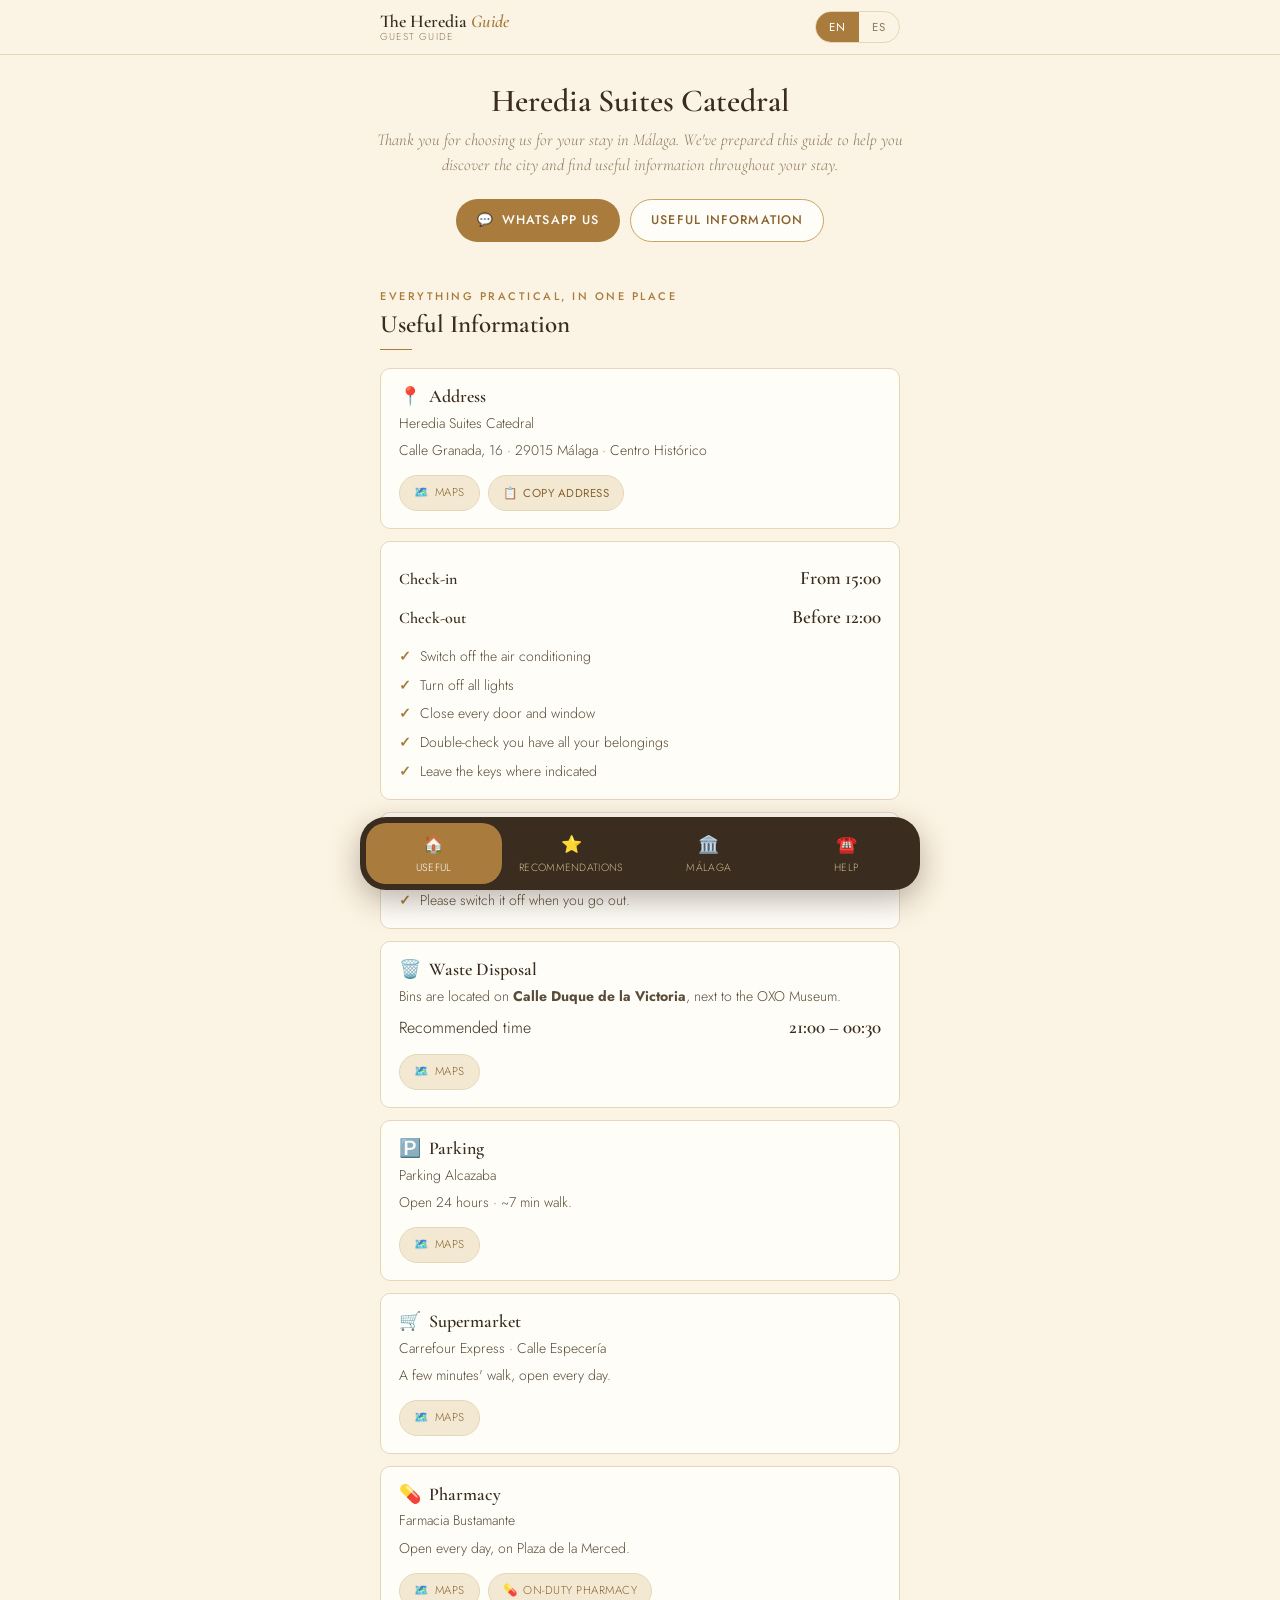
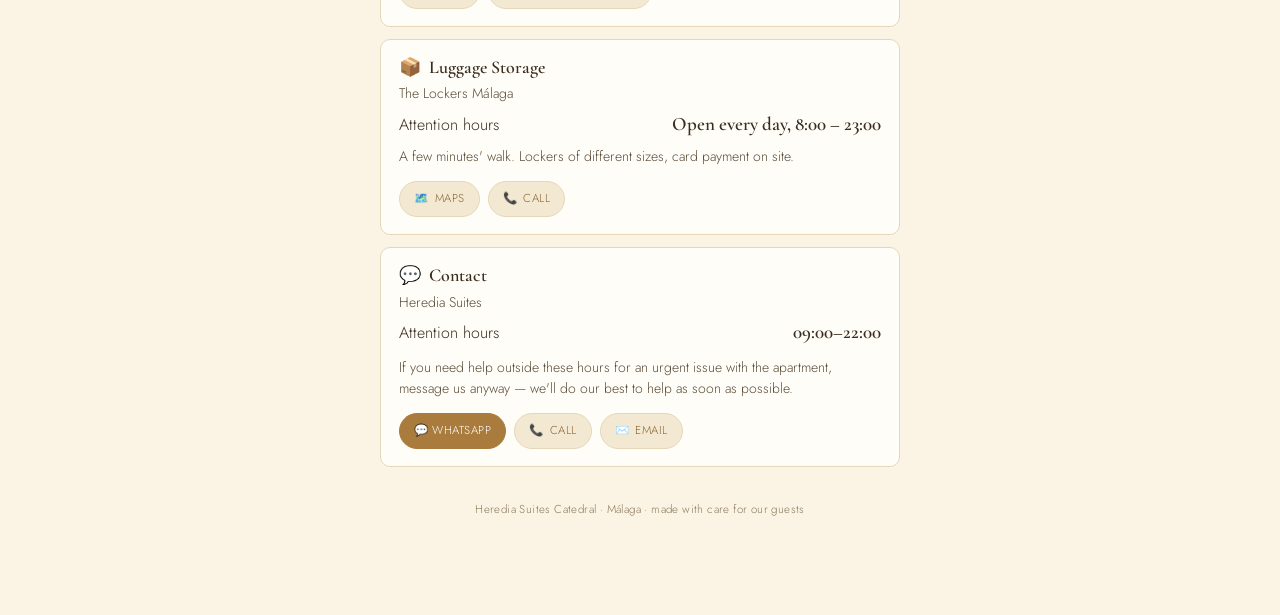
<file: index-3.html>
<!DOCTYPE html>
<html lang="en">
<head>
<meta charset="UTF-8">
<meta name="viewport" content="width=device-width, initial-scale=1.0, viewport-fit=cover">
<title>The Heredia Guide · Heredia Suites Catedral</title>
<meta name="description" content="Everything you need for a perfect stay in Málaga.">
<link rel="preconnect" href="https://fonts.googleapis.com">
<link href="https://fonts.googleapis.com/css2?family=Cormorant+Garamond:ital,wght@0,500;0,600;0,700;1,500;1,600&family=Jost:wght@300;400;500;600&display=swap" rel="stylesheet">
<style>
/* =====================================================================
   THE HEREDIA GUIDE — shared stylesheet
   Used by every building (catedral, centro, ...). Do not duplicate this
   file per building — only config.js changes between buildings.
===================================================================== */
:root{
  --cream:#fbf3e3; --paper:#fffdf8; --sand:#f3e9d3; --line:#e6d7b8;
  --gold:#a97c3e; --gold-deep:#8a6430; --gold-soft:#c9a463;
  --ink:#3a2c1e; --muted:#8c7a5e;
  --safe-b: env(safe-area-inset-bottom, 0px);
}
*{margin:0;padding:0;box-sizing:border-box;-webkit-tap-highlight-color:transparent}
html{scroll-behavior:smooth}
body{font-family:Jost,-apple-system,BlinkMacSystemFont,sans-serif;font-weight:300;color:var(--ink);
  background:var(--cream);line-height:1.55;padding-bottom:calc(78px + var(--safe-b))}
h1,h2,h3{font-family:'Cormorant Garamond',Georgia,serif;font-weight:600;color:var(--ink);line-height:1.15}
a{color:inherit;text-decoration:none}
button{font-family:inherit;cursor:pointer}
img{max-width:100%;display:block}
.wrap{max-width:560px;margin:0 auto;padding:0 20px}
.eyebrow{font-size:11px;letter-spacing:2.5px;text-transform:uppercase;color:var(--gold);font-weight:500}

/* ---- Panels: only one visible at a time (tab-style, not one long scroll) ---- */
.panel{display:none;padding:38px 0 6px}
.panel.active{display:block}
@media (prefers-reduced-motion: no-preference){
  .panel.active{animation:panelIn .28s ease}
  @keyframes panelIn{from{opacity:0;transform:translateY(6px)}to{opacity:1;transform:none}}
}
.sec-head{margin-bottom:18px}
.sec-head h2{font-size:25px;margin-top:5px}
.sec-head p.sub{font-family:'Cormorant Garamond',Georgia,serif;font-style:italic;color:var(--muted);
  font-size:15px;margin-top:6px}
.rule{width:32px;height:1px;background:var(--gold);margin-top:10px}

/* Accessibility: visible focus, skip link */
:focus-visible{outline:2px solid var(--gold-deep);outline-offset:2px}
.skip-link{position:absolute;left:-999px;top:0;background:var(--ink);color:#fff;padding:10px 16px;z-index:100}
.skip-link:focus{left:12px;top:12px}

/* ---- Top bar ---- */
header.top{position:sticky;top:0;z-index:30;background:rgba(251,243,227,.94);
  backdrop-filter:blur(8px);border-bottom:1px solid var(--line)}
.top-in{max-width:560px;margin:0 auto;padding:11px 20px;display:flex;align-items:center;justify-content:space-between}
.brand-block{line-height:1.1}
.brand{font-family:'Cormorant Garamond',serif;font-size:18px;font-weight:600}
.brand em{font-style:italic;color:var(--gold)}
.brand-sub{font-size:10px;letter-spacing:1.2px;text-transform:uppercase;color:var(--muted)}
.lang-toggle{display:flex;border:1px solid var(--line);border-radius:20px;overflow:hidden;flex-shrink:0}
.lang-toggle button{background:none;border:none;padding:7px 13px;font-size:11.5px;letter-spacing:1px;color:var(--muted);min-width:38px}
.lang-toggle button[aria-pressed="true"]{background:var(--gold);color:#fff}

/* ---- Hero ---- */
.hero{padding:28px 0 8px;text-align:center}
.hero h1{font-size:clamp(26px,7vw,32px)}
.hero p.tag{font-family:'Cormorant Garamond',Georgia,serif;font-style:italic;font-size:16.5px;color:var(--muted);margin-top:8px}
.hero-actions{display:flex;gap:10px;justify-content:center;margin-top:20px;flex-wrap:wrap}
.btn{display:inline-flex;align-items:center;gap:8px;padding:11px 20px;font-size:12.5px;letter-spacing:1.1px;
  text-transform:uppercase;border-radius:24px;font-weight:500;border:1px solid transparent}
.btn-gold{background:var(--gold);color:#fff}
.btn-line{border-color:var(--gold-soft);color:var(--gold-deep);background:var(--paper)}

/* ---- Cards ---- */
.card{background:var(--paper);border:1px solid var(--line);border-radius:10px;padding:17px 18px}
.card + .card{margin-top:12px}
.card h3{font-size:18px;display:flex;align-items:center;gap:8px}
.card .ico{font-size:18px}
.card p{font-size:14px;color:#5a4c39;margin-top:6px}
.card .row{display:flex;justify-content:space-between;gap:14px;align-items:baseline;margin-top:4px}
.card .row .val{font-family:'Cormorant Garamond',serif;font-size:19px;font-weight:600;color:var(--ink)}
.checklist{margin-top:10px;display:flex;flex-direction:column;gap:7px}
.checklist .it{display:flex;gap:9px;align-items:baseline;font-size:14px;color:#5a4c39}
.checklist .it::before{content:"✓";color:var(--gold);font-weight:600}
.card .foot{display:flex;gap:8px;margin-top:13px;flex-wrap:wrap}
.pill-btn{display:inline-flex;align-items:center;gap:6px;font-size:11.5px;letter-spacing:.5px;
  text-transform:uppercase;border:1px solid var(--line);border-radius:18px;padding:8px 14px;
  color:var(--gold-deep);background:var(--sand)}
.pill-btn.solid{background:var(--gold);color:#fff;border-color:var(--gold)}
.pill-btn:active{transform:scale(.97)}

/* ---- POI cards (places, food, transport...) ---- */
.poi-card{display:flex;justify-content:space-between;gap:12px;align-items:center}
.poi-card img{width:64px;height:64px;border-radius:8px;object-fit:cover;flex-shrink:0}
.poi-card .info h3{font-size:16.5px}
.poi-card .meta{font-size:12px;color:var(--muted);margin-top:3px;display:flex;gap:7px;flex-wrap:wrap}
.poi-card .go .pill-btn{white-space:nowrap}

/* ---- Nora's picks: bigger personality ---- */
.nora-card{background:var(--paper);border:1px solid var(--gold-soft);border-left:3px solid var(--gold);
  border-radius:10px;padding:18px 20px}
.nora-card + .nora-card{margin-top:12px}
.nora-card .kicker{font-family:'Cormorant Garamond',Georgia,serif;font-style:italic;font-size:13px;color:var(--gold-deep)}
.nora-card h3{font-size:20px;margin-top:3px}
.nora-card p{font-size:14.5px;color:#4c4030;margin-top:6px;font-style:italic;font-family:'Cormorant Garamond',Georgia,serif}
.nora-card .meta{font-size:12px;color:var(--muted);margin-top:8px}
.nora-card .foot{margin-top:12px}

/* ---- Favourites: collapsible categories ---- */
.fav-cat{border:1px solid var(--line);border-radius:10px;background:var(--paper);margin-bottom:10px;overflow:hidden}
.fav-cat summary{list-style:none;cursor:pointer;display:flex;align-items:center;justify-content:space-between;
  padding:14px 18px;font-family:'Cormorant Garamond',Georgia,serif;font-size:19px;font-weight:600}
.fav-cat summary::-webkit-details-marker{display:none}
.fav-cat summary .plus{color:var(--gold);font-size:20px;font-family:Jost;font-weight:400;transition:transform .25s}
.fav-cat[open] summary .plus{transform:rotate(45deg)}
.fav-cat .fav-items{padding:0 18px 16px;display:flex;flex-direction:column;gap:10px}
.fav-item{display:flex;justify-content:space-between;gap:12px;align-items:baseline;padding-top:10px;border-top:1px solid var(--sand)}
.fav-item:first-child{border-top:none;padding-top:0}
.fav-item .name{font-size:14.5px;font-weight:500}
.fav-item .desc{font-size:12.5px;color:var(--muted);margin-top:2px}
.fav-item .meta{font-size:11px;color:var(--muted);margin-top:2px}
.fav-item .go{flex-shrink:0}

/* ---- Bottom dock nav ---- */
.dock-wrap{position:fixed;left:0;right:0;bottom:0;z-index:40;display:flex;justify-content:center;
  padding:10px 12px calc(10px + var(--safe-b))}
.dock{display:flex;gap:2px;background:var(--ink);border-radius:26px;padding:6px;
  box-shadow:0 10px 30px rgba(58,44,30,.35);max-width:560px;width:100%}
.dock a{flex:1;display:flex;flex-direction:column;align-items:center;gap:2px;padding:8px 4px;
  border-radius:20px;color:#cbb98e;font-size:10.5px;letter-spacing:.3px;text-transform:uppercase}
.dock a .di{font-size:17px}
.dock a[aria-current="true"]{background:var(--gold);color:#fff}

/* ---- Emergency ---- */
.emg-band{background:var(--ink);color:var(--cream);border-radius:12px;padding:20px}
.emg-band .eyebrow{color:var(--gold-soft)}
.emg-band h2{color:#fff;font-size:21px;margin-top:6px}
.emg-grid{display:grid;grid-template-columns:1fr 1fr;gap:10px;margin-top:14px}
.emg-item{background:rgba(251,243,227,.06);border:1px solid rgba(251,243,227,.15);border-radius:8px;padding:11px}
.emg-item .k{font-size:10.5px;letter-spacing:1px;text-transform:uppercase;color:#cbb98e}
.emg-item .v{font-family:'Cormorant Garamond',serif;font-size:22px;font-weight:600;margin-top:2px}
.emg-item .v a{color:#fff}
.emg-band .note{font-size:12.5px;color:#d9cdb0;margin-top:12px;line-height:1.6}

/* ---- Review / closing band ---- */
.review-band{text-align:center;padding:30px 0 6px}
.review-band .stars{color:var(--gold);font-size:20px;letter-spacing:4px}
.review-band h2{margin-top:10px;font-size:23px}
.review-band p{font-size:13.5px;color:var(--muted);margin-top:6px}
.review-actions{display:flex;gap:10px;justify-content:center;margin-top:16px;flex-wrap:wrap}

footer.pg{text-align:center;padding:28px 0 18px;font-size:11.5px;color:var(--muted);letter-spacing:.4px}

.empty-note{font-size:12px;color:var(--muted);font-style:italic;padding:8px 2px}

@media (prefers-reduced-motion: no-preference){
  .reveal{opacity:0;transform:translateY(8px);transition:opacity .45s ease,transform .45s ease}
  .reveal.on{opacity:1;transform:none}
}
@media (prefers-reduced-motion: reduce){
  html{scroll-behavior:auto}
}
::selection{background:var(--gold-soft);color:#fff}

</style>
</head>
<body>

<a class="skip-link" href="#main">Skip to content</a>

<header class="top">
  <div class="top-in">
    <div class="brand-block">
      <div class="brand">The Heredia <em>Guide</em></div>
      <div class="brand-sub" data-i18n="brand_sub">Guest Guide</div>
    </div>
    <div class="lang-toggle" role="group" aria-label="Language / Idioma">
      <button data-lang="en" aria-pressed="true">EN</button>
      <button data-lang="es" aria-pressed="false">ES</button>
    </div>
  </div>
</header>

<main id="main">

<div class="hero wrap">
  <h1 data-cfg="building.name">Heredia Suites Catedral</h1>
  <p class="tag" id="welcomeText"></p>
  <div class="hero-actions">
    <a class="btn btn-gold" data-wa href="#"><span>💬</span><span data-i18n="whatsapp_us">WhatsApp us</span></a>
    <a class="btn btn-line" href="#util" data-panel="util" data-i18n="see_useful">Useful information</a>
  </div>
</div>

<!-- ============ ÚTIL ============ -->
<section class="panel active" id="util" data-panel="util">
  <div class="wrap">
    <div class="sec-head">
      <div class="eyebrow" data-i18n="e_util">Everything practical, in one place</div>
      <h2 data-i18n="h_util">Useful Information</h2>
      <div class="rule"></div>
    </div>

    <div class="card">
      <h3>📍 <span data-i18n="address_title">Address</span></h3>
      <p data-cfg="building.name">Heredia Suites Catedral</p>
      <p id="addressLines"></p>
      <div class="foot">
        <a class="pill-btn" data-maps="building" target="_blank" rel="noopener noreferrer">🗺️ <span data-i18n="open_maps">Maps</span></a>
        <button class="pill-btn" id="copyAddressBtn">📋 <span data-i18n="copy_address">Copy address</span></button>
      </div>
    </div>

    <div class="card">
      <div class="row"><h3 style="font-size:16px" data-i18n="checkin_title">Check-in</h3>
        <span class="val"><span data-i18n="checkin_from">From</span> <span data-cfg="checkin">15:00</span></span></div>
      <div class="row" style="margin-top:10px"><h3 style="font-size:16px" data-i18n="checkout_title">Check-out</h3>
        <span class="val"><span data-i18n="checkout_before">Before</span> <span data-cfg="checkout">12:00</span></span></div>
      <div class="checklist" style="margin-top:14px">
        <div class="it" data-i18n="co_1">Switch off the air conditioning</div>
        <div class="it" data-i18n="co_2">Turn off all lights</div>
        <div class="it" data-i18n="co_3">Close every door and window</div>
        <div class="it" data-i18n="co_4">Double-check you have all your belongings</div>
        <div class="it" data-i18n="co_5">Leave the keys where indicated</div>
      </div>
    </div>

    <div class="card">
      <h3>❄️ <span data-i18n="ac_title">Air Conditioning</span></h3>
      <div class="checklist">
        <div class="it" data-i18n="ac_1">Keep doors and windows closed while it's running.</div>
        <div class="it" data-i18n="ac_2">Please switch it off when you go out.</div>
      </div>
    </div>

    <div class="card">
      <h3>🗑️ <span data-i18n="trash_title">Waste Disposal</span></h3>
      <p><span data-i18n="trash_text">Bins are located on</span> <b data-cfg="trash.street"></b>, <span data-cfg="trash.near"></span>.</p>
      <div class="row"><span data-i18n="trash_hours">Recommended time</span><span class="val" data-cfg="trash.hours"></span></div>
      <div class="foot"><a class="pill-btn" data-maps="trash" target="_blank" rel="noopener noreferrer">🗺️ <span data-i18n="open_maps">Maps</span></a></div>
    </div>

    <div class="card">
      <h3>🅿️ <span data-i18n="parking_title">Parking</span></h3>
      <p data-cfg="parking.name"></p>
      <p data-cfg="parking.note"></p>
      <div class="foot"><a class="pill-btn" data-maps="parking" target="_blank" rel="noopener noreferrer">🗺️ <span data-i18n="open_maps">Maps</span></a></div>
    </div>

    <div class="card">
      <h3>🛒 <span data-i18n="market_title">Supermarket</span></h3>
      <p data-cfg="market.name"></p>
      <p data-cfg="market.note"></p>
      <div class="foot"><a class="pill-btn" data-maps="market" target="_blank" rel="noopener noreferrer">🗺️ <span data-i18n="open_maps">Maps</span></a></div>
    </div>

    <div class="card">
      <h3>💊 <span data-i18n="pharmacy_title">Pharmacy</span></h3>
      <p data-cfg="pharmacy.name"></p>
      <p data-cfg="pharmacy.note"></p>
      <div class="foot">
        <a class="pill-btn" data-maps="pharmacy" target="_blank" rel="noopener noreferrer">🗺️ <span data-i18n="open_maps">Maps</span></a>
        <a class="pill-btn" id="guardiaBtn" target="_blank" rel="noopener noreferrer">💊 <span data-i18n="pharmacy_guardia">On-duty pharmacy</span></a>
      </div>
    </div>

    <div class="card" id="luggageCard">
      <h3>📦 <span data-i18n="luggage_title">Luggage Storage</span></h3>
      <p data-cfg="luggage.name"></p>
      <div class="row"><span data-i18n="contact_hours">Hours</span><span class="val" data-cfg="luggage.hours"></span></div>
      <p style="margin-top:8px" data-cfg="luggage.note"></p>
      <div class="foot">
        <a class="pill-btn" data-maps="luggage" target="_blank" rel="noopener noreferrer">🗺️ <span data-i18n="open_maps">Maps</span></a>
        <a class="pill-btn" id="luggageTelBtn" href="#">📞 <span data-i18n="call">Call</span></a>
      </div>
    </div>

    <div class="card">
      <h3>💬 <span data-i18n="contact_title">Contact</span></h3>
      <p>Heredia Suites</p>
      <div class="row"><span data-i18n="contact_hours">Attention hours</span><span class="val" data-cfg="contact.hours"></span></div>
      <p style="margin-top:10px" data-i18n="contact_afterhours">If you need help outside these hours for an urgent issue with the apartment, message us anyway — we'll do our best to help as soon as possible.</p>
      <div class="foot">
        <a class="pill-btn solid" data-wa href="#">💬 WhatsApp</a>
        <a class="pill-btn" data-tel href="#">📞 <span data-i18n="call">Call</span></a>
        <a class="pill-btn" data-mail href="#">✉️ <span data-i18n="email">Email</span></a>
      </div>
    </div>
  </div>
</section>

<!-- ============ RECOMENDACIONES (Nora's picks + Our Favourites) ============ -->
<section class="panel" id="reco" data-panel="reco">
  <div class="wrap">
    <div class="sec-head">
      <div class="eyebrow" data-i18n="e_nora">My favourite spots to enjoy Málaga like a local</div>
      <h2 data-i18n="h_nora">Recommended by Nora</h2>
      <div class="rule"></div>
    </div>
    <div id="noraList"></div>

    <div class="sec-head" style="margin-top:32px">
      <div class="eyebrow" data-i18n="e_comer">A curated selection, not a directory</div>
      <h2 data-i18n="h_comer">Our Favourites</h2>
      <div class="rule"></div>
    </div>
    <div id="favList"></div>
  </div>
</section>

<!-- ============ MÁLAGA (explore + beaches + shopping + transport) ============ -->
<section class="panel" id="malaga" data-panel="malaga">
  <div class="wrap">
    <div class="sec-head">
      <div class="eyebrow" data-i18n="e_malaga">Sorted by distance from your door</div>
      <h2 data-i18n="h_malaga">Explore Málaga</h2>
      <div class="rule"></div>
    </div>
    <div id="exploreList"></div>

    <div class="sec-head" style="margin-top:32px">
      <h2 data-i18n="h_beaches" style="font-size:21px">Beaches</h2>
    </div>
    <div id="beachList"></div>

    <div class="sec-head" style="margin-top:32px">
      <h2 data-i18n="h_shopping" style="font-size:21px">Shopping</h2>
    </div>
    <div id="shoppingList"></div>

    <div class="sec-head" style="margin-top:32px">
      <h2 data-i18n="h_transport" style="font-size:21px">Getting Around</h2>
    </div>
    <div id="transportList"></div>
    <div class="card" style="margin-top:12px">
      <h3>🚕 <span data-i18n="t_taxi">Taxi</span></h3>
      <p data-cfg="transport.taxi.note"></p>
      <div class="foot"><a class="pill-btn solid" id="taxiBtn"><span data-i18n="call">Call</span></a></div>
    </div>
    <div class="card" style="margin-top:12px">
      <h3>🚗 Uber / Cabify</h3>
      <div class="foot">
        <a class="pill-btn" id="uberBtn" target="_blank" rel="noopener noreferrer">Uber</a>
        <a class="pill-btn" id="cabifyBtn" target="_blank" rel="noopener noreferrer">Cabify</a>
      </div>
    </div>
  </div>
</section>

<!-- ============ AYUDA (help + emergency + review) ============ -->
<section class="panel" id="ayuda" data-panel="ayuda">
  <div class="wrap">
    <div class="sec-head">
      <div class="eyebrow" data-i18n="e_help">We're here</div>
      <h2 data-i18n="h_help">Need Help?</h2>
      <div class="rule"></div>
    </div>
    <div class="card">
      <h3>💬 Heredia Suites</h3>
      <p data-i18n="help_text">Anything at all — just message us.</p>
      <div class="foot">
        <a class="pill-btn solid" data-wa href="#">💬 WhatsApp</a>
        <a class="pill-btn" data-tel href="#">📞 <span data-i18n="call">Call</span></a>
        <a class="pill-btn" data-mail href="#">✉️ <span data-i18n="email">Email</span></a>
      </div>
    </div>

    <div class="emg-band" style="margin-top:16px">
      <div class="eyebrow" data-i18n="e_emg">Just in case</div>
      <h2 data-i18n="h_emg">Emergency</h2>
      <div class="emg-grid">
        <div class="emg-item"><div class="k" data-i18n="emg_all">Emergencies</div><div class="v"><a href="tel:112">112</a></div></div>
        <div class="emg-item"><div class="k" data-i18n="emg_national">National Police</div><div class="v"><a href="tel:091">091</a></div></div>
        <div class="emg-item"><div class="k" data-i18n="emg_local">Local Police</div><div class="v"><a href="tel:092">092</a></div></div>
        <div class="emg-item"><div class="k" data-i18n="emg_fire">Fire Brigade</div><div class="v"><a href="tel:080">080</a></div></div>
      </div>
      <p class="note"><b data-i18n="emg_hospital">Nearest hospital</b>: Hospital Regional Universitario de Málaga.</p>
      <p class="note" data-i18n="emg_note">For any urgent issue with the apartment, please contact Heredia Suites as well.</p>
    </div>

    <div class="review-band" id="reviewBand">
      <div class="stars">★★★★★</div>
      <h2 data-i18n="review_title">We hope you enjoyed your stay</h2>
      <p data-i18n="review_text">If everything went well, it would mean a lot if you took a minute to leave us a review.</p>
      <div class="review-actions">
        <a class="btn btn-gold" data-review="booking" target="_blank" href="#" data-i18n="review_booking">Review on Booking</a>
        <a class="btn btn-line" data-review="google" target="_blank" href="#" data-i18n="review_google">Review on Google</a>
        <a class="btn btn-line" data-review="rebook" target="_blank" href="#" data-i18n="review_rebook">Book with us again</a>
      </div>
    </div>
  </div>
</section>

</main>

<footer class="pg wrap">
  Heredia Suites Catedral · Málaga · <span data-i18n="footer_made">made with care for our guests</span>
</footer>

<div class="dock-wrap">
  <nav class="dock" id="dock" aria-label="Section navigation">
    <a href="#util" data-panel="util" aria-current="true"><span class="di">🏠</span><span data-i18n="nav_util">Useful</span></a>
    <a href="#reco" data-panel="reco"><span class="di">⭐</span><span data-i18n="nav_reco">Recommendations</span></a>
    <a href="#malaga" data-panel="malaga"><span class="di">🏛️</span><span data-i18n="nav_malaga">Málaga</span></a>
    <a href="#ayuda" data-panel="ayuda"><span class="di">☎️</span><span data-i18n="nav_ayuda">Help</span></a>
  </nav>
</div>



<script>
/* =====================================================================
   THE HEREDIA GUIDE — shared UI dictionary (ES / EN)
   This file holds interface text only (labels, buttons, headings).
   Business content (place names, descriptions) lives in each
   building's config.js, already written in both languages there.
   Shared between all buildings — do not duplicate per building.
===================================================================== */
var I18N = {
  brand_sub:            { en:"Guest Guide",                     es:"Guía del huésped" },
  whatsapp_us:           { en:"WhatsApp us",                     es:"Escríbenos" },
  see_useful:            { en:"Useful information",              es:"Información útil" },
  discover_malaga:       { en:"Discover Málaga",                 es:"Descubre Málaga" },

  // Nav (4 tabs: Nora's picks and Favourites now live together under "Recommendations")
  nav_util:              { en:"Useful",  es:"Útil" },
  nav_reco:              { en:"Recommendations", es:"Recomendaciones" },
  nav_malaga:            { en:"Málaga", es:"Málaga" },
  nav_ayuda:             { en:"Help",    es:"Ayuda" },

  h_util:                { en:"Useful Information",              es:"Información Útil" },
  e_util:                { en:"Everything practical, in one place", es:"Todo lo práctico, en un solo lugar" },

  address_title:         { en:"Address",                         es:"Dirección" },
  copy_address:          { en:"Copy address",                    es:"Copiar dirección" },
  copied:                { en:"✓ Copied",                        es:"✓ Copiado" },
  open_maps:             { en:"Maps",                             es:"Mapa" },
  call:                  { en:"Call",                             es:"Llamar" },
  email:                 { en:"Email",                            es:"Correo" },

  checkin_title:         { en:"Check-in",                        es:"Check-in" },
  checkin_from:          { en:"From",                             es:"A partir de las" },
  checkout_title:        { en:"Check-out",                       es:"Check-out" },
  checkout_before:       { en:"Before",                           es:"Antes de las" },
  co_1:                  { en:"Switch off the air conditioning",  es:"Apaga el aire acondicionado" },
  co_2:                  { en:"Turn off all lights",               es:"Apaga las luces" },
  co_3:                  { en:"Close every door and window",      es:"Cierra puertas y ventanas" },
  co_4:                  { en:"Double-check you have all your belongings", es:"Comprueba que has recogido todas tus pertenencias" },
  co_5:                  { en:"Leave the keys where indicated",   es:"Deja las llaves en el lugar indicado" },

  ac_title:              { en:"Air Conditioning",                 es:"Aire Acondicionado" },
  ac_1:                  { en:"Keep doors and windows closed while it's running.", es:"Mantén puertas y ventanas cerradas mientras esté encendido." },
  ac_2:                  { en:"Please switch it off when you go out.", es:"Apágalo cuando salgas del apartamento." },

  trash_title:           { en:"Waste Disposal",                   es:"Basura" },
  trash_text:            { en:"Bins are located on",              es:"Los contenedores se encuentran en" },
  trash_hours:           { en:"Recommended time",                 es:"Horario recomendado" },

  parking_title:         { en:"Parking",                          es:"Aparcamiento" },
  market_title:          { en:"Supermarket",                      es:"Supermercado" },
  pharmacy_title:        { en:"Pharmacy",                         es:"Farmacia" },
  pharmacy_guardia:      { en:"On-duty pharmacy",                 es:"Farmacia de guardia" },
  luggage_title:         { en:"Luggage Storage",                  es:"Consigna de Equipaje" },
  luggage_text:          { en:"Need to store your bags before check-in or after check-out? We recommend a nearby luggage storage service.", es:"Si necesitas guardar tus maletas antes del check-in o después del check-out, recomendamos un servicio de consigna cercano." },
  luggage_pending:       { en:"We're finalising the details of this service — ask us and we'll point you to the best option nearby.", es:"Estamos confirmando los detalles de este servicio — pregúntanos y te indicamos la mejor opción cercana." },

  contact_title:         { en:"Contact",                          es:"Contacto" },
  contact_hours:         { en:"Attention hours",                  es:"Horario de atención" },
  contact_afterhours:    { en:"If you need help outside these hours for an urgent issue with the apartment, message us anyway — we'll do our best to help as soon as possible.",
                            es:"Si necesitas ayuda fuera de este horario por una incidencia urgente relacionada con el apartamento, escríbenos igualmente e intentaremos ayudarte lo antes posible." },

  h_nora:                { en:"Recommended by Nora",              es:"Recomendado por Nora" },
  e_nora:                { en:"My favourite spots to enjoy Málaga like a local", es:"Mis lugares favoritos para disfrutar Málaga como alguien de aquí" },

  h_comer:               { en:"Our Favourites",                   es:"Nuestros Favoritos" },
  e_comer:               { en:"A curated selection, not a directory", es:"No es un directorio, es una selección cuidada" },

  h_malaga:              { en:"Explore Málaga",                   es:"Descubre Málaga" },
  e_malaga:              { en:"Sorted by distance from your door", es:"Ordenado por distancia desde tu puerta" },
  h_beaches:             { en:"Beaches",                          es:"Playas" },
  h_shopping:            { en:"Shopping",                         es:"Compras" },
  h_transport:           { en:"Getting Around",                   es:"Transporte" },
  t_airport:             { en:"Airport",                          es:"Aeropuerto" },
  t_train:               { en:"Train Station",                   es:"Estación de Tren" },
  t_taxi:                { en:"Taxi",                             es:"Taxi" },

  h_help:                { en:"Need Help?",                       es:"¿Necesitas Ayuda?" },
  e_help:                { en:"We're here",                       es:"Estamos aquí" },
  help_text:             { en:"Anything at all — just message us.", es:"Cualquier cosa — solo escríbenos." },
  h_emg:                 { en:"Emergency",                         es:"Emergencias" },
  e_emg:                 { en:"Just in case",                     es:"Por si acaso" },
  emg_all:               { en:"Emergencies",                       es:"Emergencias" },
  emg_national:          { en:"National Police",                  es:"Policía Nacional" },
  emg_local:             { en:"Local Police",                     es:"Policía Local" },
  emg_fire:              { en:"Fire Brigade",                     es:"Bomberos" },
  emg_hospital:          { en:"Nearest hospital",                 es:"Hospital más cercano" },
  emg_note:              { en:"For any urgent issue with the apartment, please contact Heredia Suites as well.",
                            es:"Para cualquier incidencia urgente relacionada con el apartamento, contacta también con Heredia Suites." },

  review_title:          { en:"We hope you enjoyed your stay",    es:"Esperamos que hayas disfrutado tu estancia" },
  review_text:           { en:"If everything went well, it would mean a lot if you took a minute to leave us a review.",
                            es:"Si todo ha ido bien, nos ayudaría muchísimo que dedicaras un minuto a dejarnos una reseña." },
  review_booking:        { en:"Review on Booking",                es:"Reseña en Booking" },
  review_google:         { en:"Review on Google",                 es:"Reseña en Google" },
  review_rebook:         { en:"Book with us again",                es:"Volver a reservar" },
  footer_made:           { en:"made with care for our guests",    es:"hecho con cariño para nuestros huéspedes" },

  walk_min:              { en:"min walk",                          es:"min andando" },
  recommends:            { en:"Nora recommends",                  es:"Recomendado por Nora" },
};

</script>
<script>
/* =====================================================================
   THE HEREDIA GUIDE — configuration for HEREDIA SUITES CATEDRAL
   To create the Centro version: copy the /catedral folder, rename it
   /centro, and edit only this file. Nothing else needs to change.

   Fields marked PENDING must be completed before publishing — the
   engine automatically hides anything left as "PENDING".
===================================================================== */
var CONFIG = {

  building: {
    id: "catedral",
    name: "Heredia Suites Catedral",
    addressLines: ["Calle Granada, 16", "29015 Málaga", "Centro Histórico"],
    address: "Calle Granada, 16, 29015 Málaga",
    lat: 36.7217256, lng: -4.4210037,
    place_id: "ChIJXXlBKr73cg0RNTdEM9VV5nQ"
  },

  checkin: "15:00",
  checkout: "12:00",

  welcome: {
    en: "Thank you for choosing us for your stay in Málaga. We've prepared this guide to help you discover the city and find useful information throughout your stay.",
    es: "Gracias por elegirnos para tu estancia en Málaga. Hemos preparado esta guía para ayudarte a descubrir la ciudad y resolver cualquier duda durante tu estancia."
  },

  contact: {
    phoneDisplay: "+34 614 70 05 26",
    phoneDial: "+34614700526",
    email: "nora@heredia21.com",
    hours: "09:00–22:00",
    whatsappMsg: {
      en: "Hi, I'm staying at Heredia Suites Catedral and I need help with…",
      es: "Hola, estoy alojado/a en Heredia Suites Catedral y necesito ayuda con…"
    }
  },

  trash: {
    street: "Calle Duque de la Victoria",
    near: { en: "next to the OXO Museum", es: "junto al Museo OXO" },
    hours: "21:00 – 00:30",
    lat: 36.7213851, lng: -4.419564 // corner of C. Duque de la Victoria, next to OXO
  },

  parking: {
    name: "Parking Alcazaba",
    lat: 36.722459, lng: -4.416423,
    place_id: "ChIJjTrKFQD3cg0R0vc135DnfR4",
    note: { en: "Open 24 hours · ~7 min walk.", es: "Abierto 24 horas · ~7 min andando." }
  },

  market: {
    name: "Carrefour Express · Calle Especería",
    lat: 36.7208382, lng: -4.4231736,
    place_id: "ChIJx-bUY1n3cg0RBFAtBt-Qk-o",
    note: { en: "A few minutes' walk, open every day.", es: "A pocos minutos andando, abierto todos los días." }
    // TODO (config-ready, not yet enabled): add Mercadona as an alternative once confirmed
  },

  pharmacy: {
    name: "Farmacia Bustamante",
    lat: 36.722819, lng: -4.417582,
    place_id: "ChIJu972DcD3cg0RD1aZjDjaAOM",
    note: { en: "Open every day, on Plaza de la Merced.", es: "Abierta todos los días, en la Plaza de la Merced." },
    guardiaLink: "https://www.google.com/search?q=farmacia+de+guardia+malaga+hoy"
  },

  // Luggage storage — address confirmed by Nora (Calle Carretería is correct).
  luggage: {
    enabled: true,
    name: "The Lockers Málaga",
    lat: 36.7221968, lng: -4.4244186,
    place_id: "ChIJSyOQpcH3cg0R_7xm8qiGzfw",
    phone: "+34690291941",
    hours: { en: "Open every day, 8:00 – 23:00", es: "Abierto todos los días, de 8:00 a 23:00" },
    note: { en: "A few minutes' walk. Lockers of different sizes, card payment on site.",
            es: "A pocos minutos andando. Taquillas de varios tamaños, pago con tarjeta en el propio local." }
  },

  // ================= RECOMMENDED BY NORA =================
  // Personal, high-profile picks. Keep this list short (5–6 max).
  nora: [
    { kicker:{en:"My favourite breakfast", es:"Mi desayuno favorito"}, name:"Brunchit", ico:"🥐",
      lat:36.7229788, lng:-4.423937, place_id:"ChIJb7BN3L33cg0RcNeZR_harK0" },
    { kicker:{en:"A taste of Málaga", es:"Un restaurante malagueño"}, name:"El Tapeo de Cervantes", ico:"🍷",
      lat:36.7239612, lng:-4.4193114, place_id:"ChIJKzfemL_3cg0RKTL3Ih44eLQ" },
    { kicker:{en:"For sunset drinks", es:"Para tomar algo al atardecer"}, name:"Muelle Uno", ico:"🌇",
      lat:36.7173576, lng:-4.4130168, place_id:"ChIJo3DE5-j3cg0RQ8BidXnADiI" },
    { kicker:{en:"My favourite ice cream", es:"Mi helado favorito"}, name:"Casa Mira", ico:"🍦",
      lat:36.719465, lng:-4.421489, place_id:"ChIJjWZZupX3cg0RC4chqyYyMog" },
    // "A special corner" — do not publish until Nora gives the real place. Hidden while enabled:false.
    { kicker:{en:"A special corner", es:"Un rincón especial"}, name:"—", ico:"🤍",
      lat:null, lng:null, enabled:false }
  ],

  // ================= OUR FAVOURITES (by category, collapsible) =================
  // One-line editorial notes only — no ratings, no invented hours/prices.
  favourites: [
    { cat:{en:"Breakfast", es:"Desayuno"}, ico:"🥐", items:[
      { name:"Brunchit", lat:36.7229788, lng:-4.423937, place_id:"ChIJb7BN3L33cg0RcNeZR_harK0", rec:true,
        note:{en:"Beautifully presented plates, always busy.", es:"Platos muy cuidados, siempre lleno."} },
      { name:"Casa Aranda", lat:36.7187853, lng:-4.4234052, place_id:"ChIJCRDH1JX3cg0R0-Mv4DUFOGs",
        note:{en:"Churros & hot chocolate since 1932.", es:"Churros y chocolate desde 1932."} },
      { name:"La Canasta", lat:36.722181, lng:-4.417779, place_id:"ChIJbyM-Lqn3cg0RZr-X5CZvmHA",
        note:{en:"Old-school bakery, good coffee.", es:"Panadería de toda la vida, buen café."} },
    ]},
    { cat:{en:"Coffee", es:"Café"}, ico:"☕", items:[
      { name:"Next Level Specialty Coffee", lat:36.7177751, lng:-4.4241464, place_id:"ChIJ3w9CMlv3cg0RcAxVa6fnljY",
        note:{en:"Serious coffee, small and popular.", es:"Café de especialidad, pequeño y muy solicitado."} },
      { name:"Santa Coffee", lat:36.71685, lng:-4.4233293, place_id:"ChIJwZZTHZT3cg0RfvGpYbV2qnA",
        note:{en:"Relaxed Mediterranean vibe, great juices.", es:"Ambiente mediterráneo relajado, buenos zumos."} },
      { name:"Mia Coffee", lat:36.7164714, lng:-4.4228525, place_id:"ChIJpZpVBb73cg0R0chj8Gz6AOw",
        note:{en:"Small, family-run, excellent beans.", es:"Pequeño, familiar, café excelente."} },
    ]},
    { cat:{en:"Tapas", es:"Tapas"}, ico:"🍷", items:[
      { name:"El Tapeo de Cervantes", lat:36.7239612, lng:-4.4193114, place_id:"ChIJKzfemL_3cg0RKTL3Ih44eLQ", rec:true,
        note:{en:"Book ahead — small, intimate, excellent.", es:"Reserva con antelación — pequeño e intenso, excelente."} },
      { name:"Los Gatos", lat:36.7223443, lng:-4.4197876, place_id:"ChIJ687nxL_3cg0RIAf0vtkvQHs",
        note:{en:"Lively, central, great mini burgers.", es:"Animado, céntrico, muy buenas mini burgers."} },
      { name:"Uvedoble Taberna", lat:36.7206679, lng:-4.4174263, place_id:"ChIJb3U1tur3cg0RmrHODNDVXSI",
        note:{en:"Creative tapas opposite the Roman Theatre.", es:"Tapas creativas frente al Teatro Romano."} },
      { name:"Mesón Mariano", lat:36.7226273, lng:-4.4199214, place_id:"ChIJuf-uxb_3cg0RmAprNhlXWN0",
        note:{en:"Local favourite, arrive early.", es:"Muy querido por los locales, llega pronto."} },
      { name:"El Pimpi", lat:36.7219304, lng:-4.4181336, place_id:"ChIJ7a2TAMD3cg0RD8K-iOjCzIo",
        note:{en:"An institution — historic bodega, always full.", es:"Una institución — bodega histórica, siempre lleno."} },
    ]},
    { cat:{en:"Málaga Cuisine", es:"Cocina Malagueña"}, ico:"🥘", items:[
      { name:"El Pimpi", lat:36.7219304, lng:-4.4181336, place_id:"ChIJ7a2TAMD3cg0RD8K-iOjCzIo",
        note:{en:"Traditional dishes, unbeatable atmosphere.", es:"Platos tradicionales, ambiente inigualable."} },
      { name:"Mesón Mariano", lat:36.7226273, lng:-4.4199214, place_id:"ChIJuf-uxb_3cg0RmAprNhlXWN0",
        note:{en:"Simple menu, everything done very well.", es:"Carta sencilla, todo muy bien hecho."} },
      { name:"El Refectorium Catedral", lat:36.7196583, lng:-4.4189056, place_id:"ChIJG1tNO5X3cg0RaqNOGBM8CC8",
        note:{en:"Classic dining with cathedral views.", es:"Cocina clásica con vistas a la catedral."} },
    ]},
    { cat:{en:"Seafood", es:"Pescado"}, ico:"🐟", items:[
      { name:"Los Mellizos", lat:36.7188768, lng:-4.4210022, place_id:"ChIJY9gqVJT3cg0RYfj2c1GBmNk",
        note:{en:"Fresh and generous, tucked in a side street.", es:"Fresco y abundante, en una callejuela escondida."} },
      { name:"Taberna Casa Don Vicente", lat:36.718319, lng:-4.422298, place_id:"ChIJP-8nN5T3cg0RkiMeFC6hRDc",
        note:{en:"Grilled cuttlefish, proper Andalusian flavour.", es:"Choco a la plancha, sabor andaluz de verdad."} },
    ]},
    { cat:{en:"Italian", es:"Italiano"}, ico:"🍝", items:[
      { name:"Terra Mia", lat:36.7212029, lng:-4.4200978, place_id:"ChIJsVzQZJX3cg0Rpv6FwZsn2Mg",
        note:{en:"Reliable, tasty, always a queue.", es:"Fiable, sabroso, siempre con cola."} },
      { name:"Trattoria Mamma Mia", lat:36.7202973, lng:-4.4223687, place_id:"ChIJXVbQHpv3cg0R8yK-5Og8eJk",
        note:{en:"Thin-crust pizza in the historic centre.", es:"Pizza de masa fina en pleno centro histórico."} },
    ]},
    { cat:{en:"Drinks", es:"Copas"}, ico:"🍸", items:[
      { name:"Renard Cocktail Club", lat:36.721385, lng:-4.419564, place_id:"ChIJlYw0Z5X3cg0RRDU7K2vBB48", rec:true,
        note:{en:"Menu reads like a novel, cocktails to match.", es:"La carta se lee como una novela, y los cócteles están a la altura."} },
      { name:"La Terraza de Valeria", lat:36.7171428, lng:-4.4207718, place_id:"ChIJlaIwYpT3cg0RXxjfq3DhbuY",
        note:{en:"Rooftop views over the marina.", es:"Vistas al puerto desde la azotea."} },
    ]},
    { cat:{en:"Ice Cream", es:"Helados"}, ico:"🍦", items:[
      { name:"Casa Mira", lat:36.719465, lng:-4.421489, place_id:"ChIJjWZZupX3cg0RC4chqyYyMog", rec:true,
        note:{en:"Since 1890 — try the turrón flavour.", es:"Desde 1890 — prueba el sabor a turrón."} },
      { name:"Bico de Xeado", lat:36.722944, lng:-4.420525, place_id:"ChIJS-F-tb_3cg0RVAhfwLo869E",
        note:{en:"Real ingredients, honestly excellent.", es:"Ingredientes reales, sencillamente excelente."} },
    ]},
  ],

  // ================= DISCOVER MÁLAGA (sorted by distance) =================
  // img left empty on purpose — no unauthorised photos used. Add your own
  // photo paths (e.g. "media/cathedral.webp") when ready; cards degrade
  // gracefully to an icon when no image is set.
  explore: [
    { name:"Málaga Cathedral", ico:"⛪", lat:36.7201678, lng:-4.4193106, place_id:"ChIJjanOEZX3cg0R-hlvsHnCw_w",
      note:{en:"Baroque grandeur in the historic centre.", es:"Grandeza barroca en pleno centro histórico."} },
    { name:"Picasso Museum", ico:"🎨", lat:36.7217363, lng:-4.4184291, place_id:"ChIJt3AqVJX3cg0RuStMhenHghw",
      note:{en:"200+ works, in the city where he was born.", es:"Más de 200 obras, en la ciudad donde nació."} },
    { name:"Roman Theatre", ico:"🏺", lat:36.7211729, lng:-4.416823, place_id:"ChIJM8NJoOr3cg0RKUe-SadD5oU",
      note:{en:"Free to visit, right beneath the Alcazaba.", es:"Entrada libre, a los pies de la Alcazaba."} },
    { name:"Alcazaba", ico:"🏰", lat:36.7211348, lng:-4.4158666, place_id:"ChIJxSK7oOr3cg0RZ7K4v2udaYQ",
      note:{en:"Moorish fortress with the best views over the city.", es:"Fortaleza árabe con las mejores vistas de la ciudad."} },
    { name:"Málaga Park", ico:"🌴", lat:36.7191148, lng:-4.4156899, place_id:"ChIJ2Uh4w5T3cg0RkHSZoZ-K09A",
      note:{en:"Palm-lined boulevards, lovely shaded walk.", es:"Paseos entre palmeras, ideal con sombra."} },
    { name:"Muelle Uno", ico:"⚓", lat:36.7173576, lng:-4.4130168, place_id:"ChIJo3DE5-j3cg0RQ8BidXnADiI",
      note:{en:"Marina promenade with shops, bars and sea views.", es:"Paseo del puerto con tiendas, bares y vistas al mar."} },
    { name:"Malagueta Beach", ico:"🏖️", lat:36.7192893, lng:-4.4024568, place_id:"ChIJTU5q9e73cg0RpwMiC3E5ysM",
      note:{en:"The city's beach — sand, sea and chiringuitos.", es:"La playa de la ciudad: arena, mar y chiringuitos."} },
  ],

  beaches: [
    { name:"Malagueta Beach", ico:"🏖️", lat:36.7192893, lng:-4.4024568, place_id:"ChIJTU5q9e73cg0RpwMiC3E5ysM",
      note:{en:"The closest, easiest beach on foot.", es:"La playa urbana más cercana y accesible caminando."} },
    { name:"La Caleta Beach", ico:"🏖️", lat:36.7223605, lng:-4.3943407, place_id:"ChIJ5QwdgeNZcg0Redrkp4UWIa0",
      note:{en:"Quieter, along the seafront promenade — a longer walk or short bus ride.", es:"Más tranquila, siguiendo el paseo marítimo — paseo largo o autobús corto."} },
    { name:"Pedregalejo", ico:"🏖️", lat:36.7210866, lng:-4.3717303, place_id:"ChIJwZZnqz9Ycg0R3gNMwDLLcEM",
      note:{en:"Old fishing quarter, great for seafood — best reached by bus or taxi.", es:"Antiguo barrio marinero, ideal para comer pescado — mejor en autobús o taxi."} },
  ],

  shopping: [
    { name:"Calle Marqués de Larios", ico:"🛍️", lat:36.7194687, lng:-4.421575, place_id:"ChIJX_OksZX3cg0RBuCwuIlH1PM",
      note:{en:"Málaga's main shopping street, right in the centre.", es:"La calle comercial principal de Málaga, en pleno centro."} },
    { name:"El Corte Inglés", ico:"🏬", lat:36.716992, lng:-4.4279328, place_id:"ChIJ6RqJ0JX3cg0RD7HUzZwEadk",
      note:{en:"Department store, a little further out.", es:"Grandes almacenes, algo más alejado."} },
    { name:"Muelle Uno", ico:"⚓", lat:36.7173576, lng:-4.4130168, place_id:"ChIJo3DE5-j3cg0RQ8BidXnADiI",
      note:{en:"Boutiques by the marina.", es:"Boutiques junto al puerto deportivo."} },
  ],

  transport: {
    airport: { name:"Málaga·Costa del Sol Airport", ico:"✈️", lat:36.676743, lng:-4.49387, place_id:"ChIJpTC6dhj6cg0Rmj7eRy-ttVc",
      note:{en:"Taxi, bus or train — approximate times only, traffic varies.", es:"Taxi, autobús o tren — tiempos aproximados, varían con el tráfico."} },
    train: { name:"María Zambrano Station", ico:"🚆", lat:36.711919, lng:-4.431962, place_id:"ChIJ8VDThZX3cg0RWLKm3wEwI-o",
      note:{en:"Málaga's main train station.", es:"La estación de tren principal de Málaga."} },
    taxi: { name:"Taxi", phone:"+34665827814",
      note:{en:"Reliable local service, WhatsApp bookings welcome.", es:"Servicio local de confianza, acepta reservas por WhatsApp."} },
    uber: { link:"https://m.uber.com/" },
    cabify: { link:"https://cabify.com/" }
  },

  // ================= REVIEWS =================
  // Leave as "PENDING" and the corresponding button stays hidden.
  // Replace with the real URL to make it appear.
  reviews: {
    booking: "PENDING",
    google: "PENDING",
    rebook: "PENDING"
  }
};

</script>
<script>
/* =====================================================================
   THE HEREDIA GUIDE — shared engine
   Reads the global CONFIG object (defined in each building's config.js)
   and I18N (shared) and renders the whole page. Nothing here should
   need editing per building — only config.js changes.
===================================================================== */
(function(){
  "use strict";

  function detectLang(){
    const nav = (navigator.language || "en").toLowerCase();
    const saved = sessionStorage.getItem('heredia_lang'); // clears itself when the tab closes — not tracking, just convenience during the visit
    if (saved === 'es' || saved === 'en') return saved;
    return nav.startsWith('es') ? 'es' : 'en';
  }
  let LANG = detectLang();

  function t(key){ return (I18N[key] && I18N[key][LANG]) || key; }
  function tt(pair){ return pair ? (pair[LANG] || pair.en || "") : ""; }

  function haversineWalkMin(lat, lng){
    if (lat == null || lng == null) return null;
    const R=6371000, toRad=d=>d*Math.PI/180;
    const b = CONFIG.building;
    const dLat=toRad(lat-b.lat), dLng=toRad(lng-b.lng);
    const a=Math.sin(dLat/2)**2+Math.cos(toRad(b.lat))*Math.cos(toRad(lat))*Math.sin(dLng/2)**2;
    const dist=R*2*Math.atan2(Math.sqrt(a),Math.sqrt(1-a))*1.3; // street-grid correction
    return Math.max(1, Math.round(dist/80)); // ~80m/min walking pace
  }
  function mapsUrl(p){
    if (p.link) return p.link;
    if (p.place_id) return `https://www.google.com/maps/search/?api=1&query=${encodeURIComponent(p.name||'')}&query_place_id=${p.place_id}`;
    return `https://www.google.com/maps/search/?api=1&query=${p.lat},${p.lng}`;
  }
  function esc(s){ return (s||"").replace(/[&<>"']/g, c => ({'&':'&amp;','<':'&lt;','>':'&gt;','"':'&quot;',"'":'&#39;'}[c])); }

  // A single "go to maps" pill — always has a visible text label (not emoji-only), per accessibility requirement
  function goBtn(p){
    return `<a class="pill-btn go" target="_blank" rel="noopener noreferrer" href="${mapsUrl(p)}">🗺️ ${t('open_maps')}</a>`;
  }

  function poiCard(p, opts={}){
    const walk = opts.showWalk!==false ? haversineWalkMin(p.lat, p.lng) : null;
    const meta = [];
    if (walk) meta.push(`🚶 ${walk} ${t('walk_min')}`);
    if (p.metaExtra) meta.push(tt(p.metaExtra));
    return `<div class="card poi-card reveal">
      ${p.img ? `<img src="${esc(p.img)}" alt="${esc(p.imgAlt ? tt(p.imgAlt) : p.name)}" loading="lazy">` : ""}
      <div class="info">
        <h3>${p.ico?p.ico+' ':''}${esc(p.name)}</h3>
        ${meta.length?`<div class="meta">${meta.join(' · ')}</div>`:''}
        ${p.note ? `<p>${esc(tt(p.note))}</p>` : ''}
      </div>
      <div class="go">${goBtn(p)}</div>
    </div>`;
  }

  function noraCard(p){
    if (p.enabled === false) return "";
    return `<div class="nora-card reveal">
      <div class="kicker">${esc(tt(p.kicker))}</div>
      <h3>${p.ico?p.ico+' ':''}${esc(p.name)}</h3>
      ${p.quote ? `<p>“${esc(tt(p.quote))}”</p>` : ''}
      <div class="meta">${(() => { const w=haversineWalkMin(p.lat,p.lng); return w ? `🚶 ${w} ${t('walk_min')}` : ''; })()}</div>
      <div class="foot">${goBtn(p)}</div>
    </div>`;
  }

  function favItem(p){
    const walk = haversineWalkMin(p.lat, p.lng);
    const rec = p.rec ? ` · ⭐ ${t('recommends')}` : '';
    return `<div class="fav-item">
      <div class="info">
        <div class="name">${esc(p.name)}</div>
        ${p.note ? `<div class="desc">${esc(tt(p.note))}</div>` : ''}
        <div class="meta">${walk?`🚶 ${walk} ${t('walk_min')}`:''}${rec}</div>
      </div>
      <div class="go">${goBtn(p)}</div>
    </div>`;
  }

  function favCategory(group, idx){
    return `<details class="fav-cat reveal" ${idx===0?'open':''}>
      <summary><span>${group.ico||''} ${esc(tt(group.cat))}</span><span class="plus">+</span></summary>
      <div class="fav-items">${group.items.map(favItem).join("")}</div>
    </details>`;
  }

  function renderList(id, items, renderFn){
    const el = document.getElementById(id);
    if (!el) return;
    if (!items || !items.length){ el.innerHTML = `<p class="empty-note">—</p>`; return; }
    el.innerHTML = items.map(renderFn).join("");
  }

  function applyStaticI18n(){
    document.querySelectorAll('[data-i18n]').forEach(el=>{
      el.innerHTML = t(el.getAttribute('data-i18n'));
    });
    document.documentElement.lang = LANG;
  }

  function renderDynamicText(){
    // Building-specific bits that live in config but use the current language
    document.querySelectorAll('[data-cfg]').forEach(el=>{
      const path = el.getAttribute('data-cfg').split('.');
      let v = CONFIG;
      for (const k of path) v = v ? v[k] : undefined;
      if (v == null) return;
      el.innerHTML = (typeof v === 'object' && (v.en || v.es)) ? tt(v) : esc(String(v));
    });
  }

  function wireHrefs(){
    const b = CONFIG.contact;
    const wa = `https://wa.me/${b.phoneDial.replace('+','')}?text=${encodeURIComponent(tt(b.whatsappMsg))}`;
    document.querySelectorAll('[data-wa]').forEach(el=>{ el.href = wa; el.rel="noopener noreferrer"; el.target="_blank"; });
    document.querySelectorAll('[data-tel]').forEach(el=>{ el.href = 'tel:'+b.phoneDial; });
    document.querySelectorAll('[data-mail]').forEach(el=>{ el.href = 'mailto:'+b.email; });

    // Review links: only show a button if a real URL has been configured
    // (not the PENDING placeholder). If none of the three are ready yet,
    // hide the whole "leave a review" prompt — asking for a review with
    // no working button feels broken, so we wait until there's at least one.
    let anyReviewVisible = false;
    document.querySelectorAll('[data-review]').forEach(el=>{
      const key = el.getAttribute('data-review');
      const url = CONFIG.reviews && CONFIG.reviews[key];
      if (url && !/pending/i.test(url)) {
        el.href = url; el.rel="noopener noreferrer"; el.target="_blank";
        el.style.display = '';
        anyReviewVisible = true;
      } else {
        el.style.display = 'none';
      }
    });
    const band = document.getElementById('reviewBand');
    if (band) band.style.display = anyReviewVisible ? '' : 'none';
  }

  function wireMapLinks(){
    document.querySelectorAll('[data-maps]').forEach(el=>{
      const path = el.getAttribute('data-maps').split('.');
      let v = CONFIG; for (const k of path) v = v ? v[k] : undefined;
      if (v) { el.href = mapsUrl(v); el.rel="noopener noreferrer"; el.target="_blank"; }
    });
  }

  function wireCopyAddress(){
    const btn = document.getElementById('copyAddressBtn');
    if (!btn) return;
    btn.addEventListener('click', ()=>{
      navigator.clipboard?.writeText(CONFIG.building.address).then(()=>{
        const old = btn.innerHTML;
        btn.innerHTML = t('copied');
        setTimeout(()=>btn.innerHTML = old, 1600);
      });
    });
  }

  function renderAll(){
    renderList('noraList', CONFIG.nora, noraCard);
    const favEl = document.getElementById('favList');
    if (favEl) favEl.innerHTML = CONFIG.favourites.map(favCategory).join("");
    renderList('exploreList', CONFIG.explore, p=>poiCard(p));
    renderList('beachList', CONFIG.beaches, p=>poiCard(p));
    renderList('shoppingList', CONFIG.shopping, p=>poiCard(p));
    renderList('transportList', [CONFIG.transport.airport, CONFIG.transport.train].filter(Boolean), p=>poiCard(p));

    // Luggage card: replaced with a "coming soon" message unless explicitly
    // enabled in config — avoids publishing an unverified or mismatched service.
    const lug = document.getElementById('luggageCard');
    if (lug && !(CONFIG.luggage && CONFIG.luggage.enabled)){
      lug.innerHTML = `<h3>📦 ${t('luggage_title')}</h3><p>${t('luggage_pending')}</p>`;
    }
  }

  function wireLangToggle(){
    const buttons = document.querySelectorAll('.lang-toggle button');
    buttons.forEach(b=>{
      b.setAttribute('aria-pressed', b.dataset.lang === LANG ? 'true':'false');
      b.addEventListener('click', ()=>{
        LANG = b.dataset.lang;
        sessionStorage.setItem('heredia_lang', LANG);
        buttons.forEach(x=>x.setAttribute('aria-pressed', x.dataset.lang===LANG ? 'true':'false'));
        applyStaticI18n(); renderDynamicText(); wireExtras(); renderAll(); wireReveal();
      });
    });
  }

  // Tab-style navigation: exactly one panel visible at a time. Any element
  // with data-panel="xxx" (the dock links, plus any in-page shortcut like
  // the hero's "Useful information" button) switches to that panel.
  function showPanel(id, {scroll=true} = {}){
    document.querySelectorAll('.panel').forEach(p => p.classList.toggle('active', p.id === id));
    document.querySelectorAll('#dock a').forEach(a => {
      if (a.dataset.panel === id) a.setAttribute('aria-current','true');
      else a.removeAttribute('aria-current');
    });
    if (scroll) window.scrollTo({ top: 0, behavior: 'auto' });
    history.replaceState(null, '', '#' + id);
  }

  function wireTabs(){
    document.querySelectorAll('[data-panel]').forEach(el=>{
      el.addEventListener('click', (e)=>{
        e.preventDefault();
        showPanel(el.dataset.panel);
      });
    });
    // Deep-link support: opening the guide at #ayuda (etc.) lands straight there —
    // handy if a QR code is ever pointed at a specific section.
    const initial = (location.hash || '').replace('#','');
    if (initial && document.getElementById(initial)) showPanel(initial, {scroll:false});
  }

  function wireReveal(){
    const io = new IntersectionObserver((es)=>es.forEach(e=>{
      if (e.isIntersecting){ e.target.classList.add('on'); io.unobserve(e.target); }
    }), {threshold:.08});
    document.querySelectorAll('.reveal').forEach(el=>io.observe(el));
  }

  // Small building-agnostic bits that read straight from config: welcome
  // message, joined address lines, and the a-la-carte transport buttons.
  // Present in every building's index.html by element id; simply skipped
  // if a given id isn't on the page.
  function wireExtras(){
    const welcome = document.getElementById('welcomeText');
    if (welcome && CONFIG.welcome) welcome.textContent = tt(CONFIG.welcome);

    const addr = document.getElementById('addressLines');
    if (addr) addr.textContent = CONFIG.building.addressLines.join(" · ");

    const guardia = document.getElementById('guardiaBtn');
    if (guardia && CONFIG.pharmacy && CONFIG.pharmacy.guardiaLink) guardia.href = CONFIG.pharmacy.guardiaLink;

    const taxi = document.getElementById('taxiBtn');
    if (taxi && CONFIG.transport && CONFIG.transport.taxi) taxi.href = 'tel:' + CONFIG.transport.taxi.phone;

    const uber = document.getElementById('uberBtn');
    if (uber && CONFIG.transport && CONFIG.transport.uber) uber.href = CONFIG.transport.uber.link;

    const cabify = document.getElementById('cabifyBtn');
    if (cabify && CONFIG.transport && CONFIG.transport.cabify) cabify.href = CONFIG.transport.cabify.link;

    const luggageTel = document.getElementById('luggageTelBtn');
    if (luggageTel){
      if (CONFIG.luggage && CONFIG.luggage.enabled && CONFIG.luggage.phone) luggageTel.href = 'tel:' + CONFIG.luggage.phone;
      else luggageTel.style.display = 'none';
    }
  }

  function init(){
    applyStaticI18n();
    renderDynamicText();
    wireHrefs();
    wireMapLinks();
    wireCopyAddress();
    wireExtras();
    renderAll();
    wireLangToggle();
    wireTabs();
    setTimeout(wireReveal, 30);
  }

  document.addEventListener('DOMContentLoaded', init);
})();

</script>
</body>
</html>
</file>
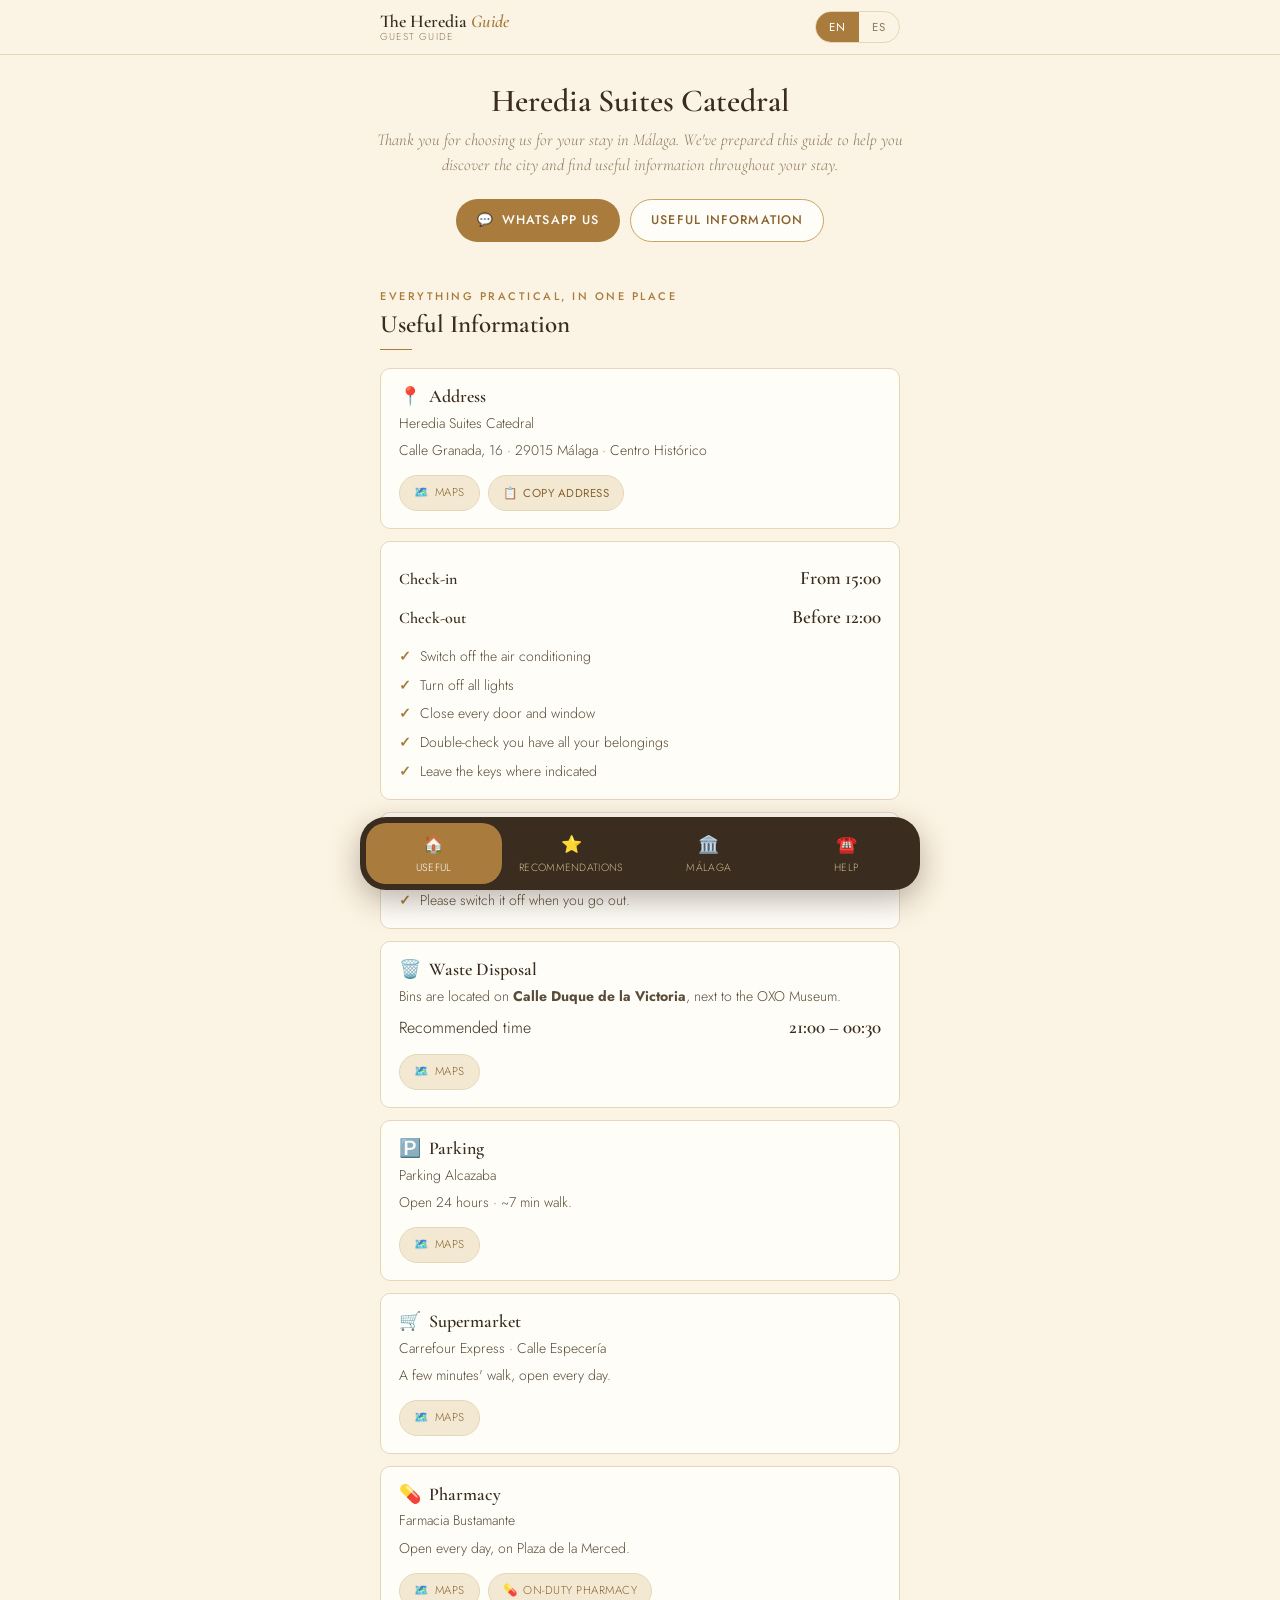
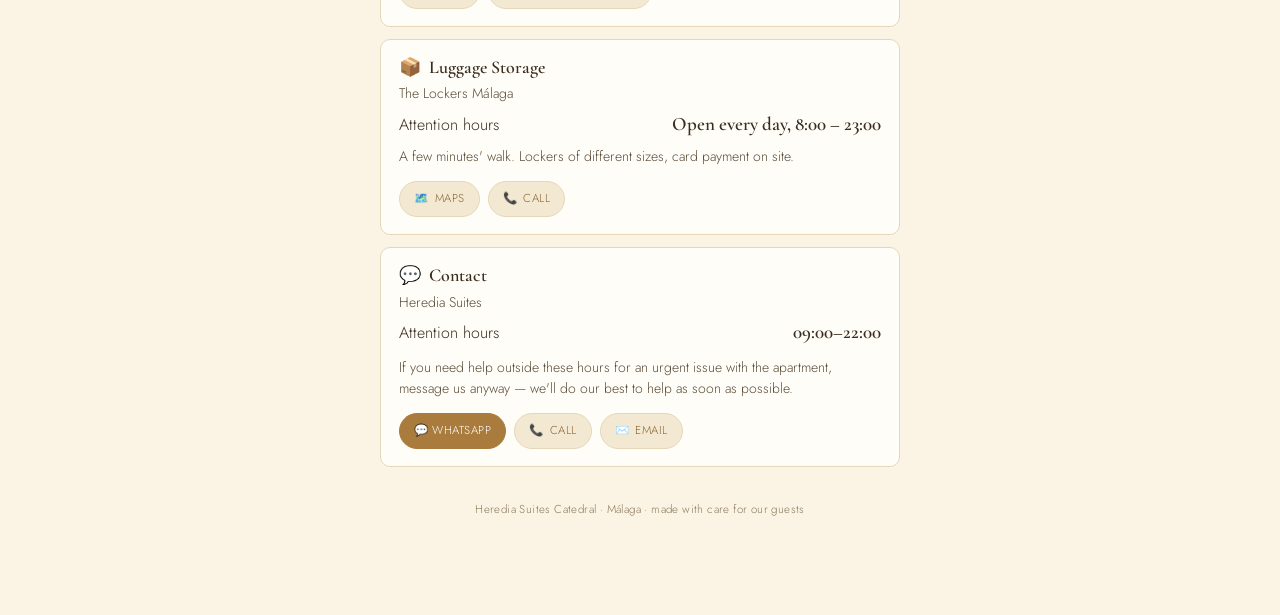
<file: index-4.html>
<!DOCTYPE html>
<html lang="en">
<head>
<meta charset="UTF-8">
<meta name="viewport" content="width=device-width, initial-scale=1.0, viewport-fit=cover">
<title>The Heredia Guide · Heredia Suites Catedral</title>
<meta name="description" content="Everything you need for a perfect stay in Málaga.">
<link rel="preconnect" href="https://fonts.googleapis.com">
<link href="https://fonts.googleapis.com/css2?family=Cormorant+Garamond:ital,wght@0,500;0,600;0,700;1,500;1,600&family=Jost:wght@300;400;500;600&display=swap" rel="stylesheet">
<style>
/* =====================================================================
   THE HEREDIA GUIDE — shared stylesheet
   Used by every building (catedral, centro, ...). Do not duplicate this
   file per building — only config.js changes between buildings.
===================================================================== */
:root{
  --cream:#fbf3e3; --paper:#fffdf8; --sand:#f3e9d3; --line:#e6d7b8;
  --gold:#a97c3e; --gold-deep:#8a6430; --gold-soft:#c9a463;
  --ink:#3a2c1e; --muted:#8c7a5e;
  --safe-b: env(safe-area-inset-bottom, 0px);
}
*{margin:0;padding:0;box-sizing:border-box;-webkit-tap-highlight-color:transparent}
html{scroll-behavior:smooth}
body{font-family:Jost,-apple-system,BlinkMacSystemFont,sans-serif;font-weight:300;color:var(--ink);
  background:var(--cream);line-height:1.55;padding-bottom:calc(78px + var(--safe-b))}
h1,h2,h3{font-family:'Cormorant Garamond',Georgia,serif;font-weight:600;color:var(--ink);line-height:1.15}
a{color:inherit;text-decoration:none}
button{font-family:inherit;cursor:pointer}
img{max-width:100%;display:block}
.wrap{max-width:560px;margin:0 auto;padding:0 20px}
.eyebrow{font-size:11px;letter-spacing:2.5px;text-transform:uppercase;color:var(--gold);font-weight:500}

/* ---- Panels: only one visible at a time (tab-style, not one long scroll) ---- */
.panel{display:none;padding:38px 0 6px}
.panel.active{display:block}
@media (prefers-reduced-motion: no-preference){
  .panel.active{animation:panelIn .28s ease}
  @keyframes panelIn{from{opacity:0;transform:translateY(6px)}to{opacity:1;transform:none}}
}
.sec-head{margin-bottom:18px}
.sec-head h2{font-size:25px;margin-top:5px}
.sec-head p.sub{font-family:'Cormorant Garamond',Georgia,serif;font-style:italic;color:var(--muted);
  font-size:15px;margin-top:6px}
.rule{width:32px;height:1px;background:var(--gold);margin-top:10px}

/* Accessibility: visible focus, skip link */
:focus-visible{outline:2px solid var(--gold-deep);outline-offset:2px}
.skip-link{position:absolute;left:-999px;top:0;background:var(--ink);color:#fff;padding:10px 16px;z-index:100}
.skip-link:focus{left:12px;top:12px}

/* ---- Top bar ---- */
header.top{position:sticky;top:0;z-index:30;background:rgba(251,243,227,.94);
  backdrop-filter:blur(8px);border-bottom:1px solid var(--line)}
.top-in{max-width:560px;margin:0 auto;padding:11px 20px;display:flex;align-items:center;justify-content:space-between}
.brand-block{line-height:1.1}
.brand{font-family:'Cormorant Garamond',serif;font-size:18px;font-weight:600}
.brand em{font-style:italic;color:var(--gold)}
.brand-sub{font-size:10px;letter-spacing:1.2px;text-transform:uppercase;color:var(--muted)}
.lang-toggle{display:flex;border:1px solid var(--line);border-radius:20px;overflow:hidden;flex-shrink:0}
.lang-toggle button{background:none;border:none;padding:7px 13px;font-size:11.5px;letter-spacing:1px;color:var(--muted);min-width:38px}
.lang-toggle button[aria-pressed="true"]{background:var(--gold);color:#fff}

/* ---- Hero ---- */
.hero{padding:28px 0 8px;text-align:center}
.hero h1{font-size:clamp(26px,7vw,32px)}
.hero p.tag{font-family:'Cormorant Garamond',Georgia,serif;font-style:italic;font-size:16.5px;color:var(--muted);margin-top:8px}
.hero-actions{display:flex;gap:10px;justify-content:center;margin-top:20px;flex-wrap:wrap}
.btn{display:inline-flex;align-items:center;gap:8px;padding:11px 20px;font-size:12.5px;letter-spacing:1.1px;
  text-transform:uppercase;border-radius:24px;font-weight:500;border:1px solid transparent}
.btn-gold{background:var(--gold);color:#fff}
.btn-line{border-color:var(--gold-soft);color:var(--gold-deep);background:var(--paper)}

/* ---- Cards ---- */
.card{background:var(--paper);border:1px solid var(--line);border-radius:10px;padding:17px 18px}
.card + .card{margin-top:12px}
.card h3{font-size:18px;display:flex;align-items:center;gap:8px}
.card .ico{font-size:18px}
.card p{font-size:14px;color:#5a4c39;margin-top:6px}
.card .row{display:flex;justify-content:space-between;gap:14px;align-items:baseline;margin-top:4px}
.card .row .val{font-family:'Cormorant Garamond',serif;font-size:19px;font-weight:600;color:var(--ink)}
.checklist{margin-top:10px;display:flex;flex-direction:column;gap:7px}
.checklist .it{display:flex;gap:9px;align-items:baseline;font-size:14px;color:#5a4c39}
.checklist .it::before{content:"✓";color:var(--gold);font-weight:600}
.card .foot{display:flex;gap:8px;margin-top:13px;flex-wrap:wrap}
.pill-btn{display:inline-flex;align-items:center;gap:6px;font-size:11.5px;letter-spacing:.5px;
  text-transform:uppercase;border:1px solid var(--line);border-radius:18px;padding:8px 14px;
  color:var(--gold-deep);background:var(--sand)}
.pill-btn.solid{background:var(--gold);color:#fff;border-color:var(--gold)}
.pill-btn:active{transform:scale(.97)}

/* ---- POI cards (places, food, transport...) ---- */
.poi-card{display:flex;justify-content:space-between;gap:12px;align-items:center}
.poi-card img{width:64px;height:64px;border-radius:8px;object-fit:cover;flex-shrink:0}
.poi-card .info h3{font-size:16.5px}
.poi-card .meta{font-size:12px;color:var(--muted);margin-top:3px;display:flex;gap:7px;flex-wrap:wrap}
.poi-card .go .pill-btn{white-space:nowrap}

/* ---- Nora's picks: bigger personality ---- */
.nora-card{background:var(--paper);border:1px solid var(--gold-soft);border-left:3px solid var(--gold);
  border-radius:10px;padding:18px 20px}
.nora-card + .nora-card{margin-top:12px}
.nora-card .kicker{font-family:'Cormorant Garamond',Georgia,serif;font-style:italic;font-size:13px;color:var(--gold-deep)}
.nora-card h3{font-size:20px;margin-top:3px}
.nora-card p{font-size:14.5px;color:#4c4030;margin-top:6px;font-style:italic;font-family:'Cormorant Garamond',Georgia,serif}
.nora-card .meta{font-size:12px;color:var(--muted);margin-top:8px}
.nora-card .foot{margin-top:12px}

/* ---- Favourites: collapsible categories ---- */
.fav-cat{border:1px solid var(--line);border-radius:10px;background:var(--paper);margin-bottom:10px;overflow:hidden}
.fav-cat summary{list-style:none;cursor:pointer;display:flex;align-items:center;justify-content:space-between;
  padding:14px 18px;font-family:'Cormorant Garamond',Georgia,serif;font-size:19px;font-weight:600}
.fav-cat summary::-webkit-details-marker{display:none}
.fav-cat summary .plus{color:var(--gold);font-size:20px;font-family:Jost;font-weight:400;transition:transform .25s}
.fav-cat[open] summary .plus{transform:rotate(45deg)}
.fav-cat .fav-items{padding:0 18px 16px;display:flex;flex-direction:column;gap:10px}
.fav-item{display:flex;justify-content:space-between;gap:12px;align-items:baseline;padding-top:10px;border-top:1px solid var(--sand)}
.fav-item:first-child{border-top:none;padding-top:0}
.fav-item .name{font-size:14.5px;font-weight:500}
.fav-item .desc{font-size:12.5px;color:var(--muted);margin-top:2px}
.fav-item .meta{font-size:11px;color:var(--muted);margin-top:2px}
.fav-item .go{flex-shrink:0}

/* ---- Bottom dock nav ---- */
.dock-wrap{position:fixed;left:0;right:0;bottom:0;z-index:40;display:flex;justify-content:center;
  padding:10px 12px calc(10px + var(--safe-b))}
.dock{display:flex;gap:2px;background:var(--ink);border-radius:26px;padding:6px;
  box-shadow:0 10px 30px rgba(58,44,30,.35);max-width:560px;width:100%}
.dock a{flex:1;display:flex;flex-direction:column;align-items:center;gap:2px;padding:8px 4px;
  border-radius:20px;color:#cbb98e;font-size:10.5px;letter-spacing:.3px;text-transform:uppercase}
.dock a .di{font-size:17px}
.dock a[aria-current="true"]{background:var(--gold);color:#fff}

/* ---- Emergency ---- */
.emg-band{background:var(--ink);color:var(--cream);border-radius:12px;padding:20px}
.emg-band .eyebrow{color:var(--gold-soft)}
.emg-band h2{color:#fff;font-size:21px;margin-top:6px}
.emg-grid{display:grid;grid-template-columns:1fr 1fr;gap:10px;margin-top:14px}
.emg-item{background:rgba(251,243,227,.06);border:1px solid rgba(251,243,227,.15);border-radius:8px;padding:11px}
.emg-item .k{font-size:10.5px;letter-spacing:1px;text-transform:uppercase;color:#cbb98e}
.emg-item .v{font-family:'Cormorant Garamond',serif;font-size:22px;font-weight:600;margin-top:2px}
.emg-item .v a{color:#fff}
.emg-band .note{font-size:12.5px;color:#d9cdb0;margin-top:12px;line-height:1.6}

/* ---- Review / closing band ---- */
.review-band{text-align:center;padding:30px 0 6px}
.review-band .stars{color:var(--gold);font-size:20px;letter-spacing:4px}
.review-band h2{margin-top:10px;font-size:23px}
.review-band p{font-size:13.5px;color:var(--muted);margin-top:6px}
.review-actions{display:flex;gap:10px;justify-content:center;margin-top:16px;flex-wrap:wrap}

footer.pg{text-align:center;padding:28px 0 18px;font-size:11.5px;color:var(--muted);letter-spacing:.4px}

.empty-note{font-size:12px;color:var(--muted);font-style:italic;padding:8px 2px}

@media (prefers-reduced-motion: no-preference){
  .reveal{opacity:0;transform:translateY(8px);transition:opacity .45s ease,transform .45s ease}
  .reveal.on{opacity:1;transform:none}
}
@media (prefers-reduced-motion: reduce){
  html{scroll-behavior:auto}
}
::selection{background:var(--gold-soft);color:#fff}

</style>
</head>
<body>

<a class="skip-link" href="#main">Skip to content</a>

<header class="top">
  <div class="top-in">
    <div class="brand-block">
      <div class="brand">The Heredia <em>Guide</em></div>
      <div class="brand-sub" data-i18n="brand_sub">Guest Guide</div>
    </div>
    <div class="lang-toggle" role="group" aria-label="Language / Idioma">
      <button data-lang="en" aria-pressed="true">EN</button>
      <button data-lang="es" aria-pressed="false">ES</button>
    </div>
  </div>
</header>

<main id="main">

<div class="hero wrap">
  <h1 data-cfg="building.name">Heredia Suites Catedral</h1>
  <p class="tag" id="welcomeText"></p>
  <div class="hero-actions">
    <a class="btn btn-gold" data-wa href="#"><span>💬</span><span data-i18n="whatsapp_us">WhatsApp us</span></a>
    <a class="btn btn-line" href="#util" data-panel="util" data-i18n="see_useful">Useful information</a>
  </div>
</div>

<!-- ============ ÚTIL ============ -->
<section class="panel active" id="util" data-panel="util">
  <div class="wrap">
    <div class="sec-head">
      <div class="eyebrow" data-i18n="e_util">Everything practical, in one place</div>
      <h2 data-i18n="h_util">Useful Information</h2>
      <div class="rule"></div>
    </div>

    <div class="card">
      <h3>📍 <span data-i18n="address_title">Address</span></h3>
      <p data-cfg="building.name">Heredia Suites Catedral</p>
      <p id="addressLines"></p>
      <div class="foot">
        <a class="pill-btn" data-maps="building" target="_blank" rel="noopener noreferrer">🗺️ <span data-i18n="open_maps">Maps</span></a>
        <button class="pill-btn" id="copyAddressBtn">📋 <span data-i18n="copy_address">Copy address</span></button>
      </div>
    </div>

    <div class="card">
      <div class="row"><h3 style="font-size:16px" data-i18n="checkin_title">Check-in</h3>
        <span class="val"><span data-i18n="checkin_from">From</span> <span data-cfg="checkin">15:00</span></span></div>
      <div class="row" style="margin-top:10px"><h3 style="font-size:16px" data-i18n="checkout_title">Check-out</h3>
        <span class="val"><span data-i18n="checkout_before">Before</span> <span data-cfg="checkout">12:00</span></span></div>
      <div class="checklist" style="margin-top:14px">
        <div class="it" data-i18n="co_1">Switch off the air conditioning</div>
        <div class="it" data-i18n="co_2">Turn off all lights</div>
        <div class="it" data-i18n="co_3">Close every door and window</div>
        <div class="it" data-i18n="co_4">Double-check you have all your belongings</div>
        <div class="it" data-i18n="co_5">Leave the keys where indicated</div>
      </div>
    </div>

    <div class="card">
      <h3>❄️ <span data-i18n="ac_title">Air Conditioning</span></h3>
      <div class="checklist">
        <div class="it" data-i18n="ac_1">Keep doors and windows closed while it's running.</div>
        <div class="it" data-i18n="ac_2">Please switch it off when you go out.</div>
      </div>
    </div>

    <div class="card">
      <h3>🗑️ <span data-i18n="trash_title">Waste Disposal</span></h3>
      <p><span data-i18n="trash_text">Bins are located on</span> <b data-cfg="trash.street"></b>, <span data-cfg="trash.near"></span>.</p>
      <div class="row"><span data-i18n="trash_hours">Recommended time</span><span class="val" data-cfg="trash.hours"></span></div>
      <div class="foot"><a class="pill-btn" data-maps="trash" target="_blank" rel="noopener noreferrer">🗺️ <span data-i18n="open_maps">Maps</span></a></div>
    </div>

    <div class="card">
      <h3>🅿️ <span data-i18n="parking_title">Parking</span></h3>
      <p data-cfg="parking.name"></p>
      <p data-cfg="parking.note"></p>
      <div class="foot"><a class="pill-btn" data-maps="parking" target="_blank" rel="noopener noreferrer">🗺️ <span data-i18n="open_maps">Maps</span></a></div>
    </div>

    <div class="card">
      <h3>🛒 <span data-i18n="market_title">Supermarket</span></h3>
      <p data-cfg="market.name"></p>
      <p data-cfg="market.note"></p>
      <div class="foot"><a class="pill-btn" data-maps="market" target="_blank" rel="noopener noreferrer">🗺️ <span data-i18n="open_maps">Maps</span></a></div>
    </div>

    <div class="card">
      <h3>💊 <span data-i18n="pharmacy_title">Pharmacy</span></h3>
      <p data-cfg="pharmacy.name"></p>
      <p data-cfg="pharmacy.note"></p>
      <div class="foot">
        <a class="pill-btn" data-maps="pharmacy" target="_blank" rel="noopener noreferrer">🗺️ <span data-i18n="open_maps">Maps</span></a>
        <a class="pill-btn" id="guardiaBtn" target="_blank" rel="noopener noreferrer">💊 <span data-i18n="pharmacy_guardia">On-duty pharmacy</span></a>
      </div>
    </div>

    <div class="card" id="luggageCard">
      <h3>📦 <span data-i18n="luggage_title">Luggage Storage</span></h3>
      <p data-cfg="luggage.name"></p>
      <div class="row"><span data-i18n="contact_hours">Hours</span><span class="val" data-cfg="luggage.hours"></span></div>
      <p style="margin-top:8px" data-cfg="luggage.note"></p>
      <div class="foot">
        <a class="pill-btn" data-maps="luggage" target="_blank" rel="noopener noreferrer">🗺️ <span data-i18n="open_maps">Maps</span></a>
        <a class="pill-btn" id="luggageTelBtn" href="#">📞 <span data-i18n="call">Call</span></a>
      </div>
    </div>

    <div class="card">
      <h3>💬 <span data-i18n="contact_title">Contact</span></h3>
      <p>Heredia Suites</p>
      <div class="row"><span data-i18n="contact_hours">Attention hours</span><span class="val" data-cfg="contact.hours"></span></div>
      <p style="margin-top:10px" data-i18n="contact_afterhours">If you need help outside these hours for an urgent issue with the apartment, message us anyway — we'll do our best to help as soon as possible.</p>
      <div class="foot">
        <a class="pill-btn solid" data-wa href="#">💬 WhatsApp</a>
        <a class="pill-btn" data-tel href="#">📞 <span data-i18n="call">Call</span></a>
        <a class="pill-btn" data-mail href="#">✉️ <span data-i18n="email">Email</span></a>
      </div>
    </div>
  </div>
</section>

<!-- ============ RECOMENDACIONES (Our Favourites) ============ -->
<section class="panel" id="reco" data-panel="reco">
  <div class="wrap">
    <div class="sec-head">
      <div class="eyebrow" data-i18n="e_comer">A curated selection, not a directory</div>
      <h2 data-i18n="h_comer">Our Favourites</h2>
      <div class="rule"></div>
    </div>
    <div id="favList"></div>
  </div>
</section>

<!-- ============ MÁLAGA (explore + beaches + shopping + transport) ============ -->
<section class="panel" id="malaga" data-panel="malaga">
  <div class="wrap">
    <div class="sec-head">
      <div class="eyebrow" data-i18n="e_malaga">Sorted by distance from your door</div>
      <h2 data-i18n="h_malaga">Explore Málaga</h2>
      <div class="rule"></div>
    </div>
    <div id="exploreList"></div>

    <div class="sec-head" style="margin-top:32px">
      <h2 data-i18n="h_beaches" style="font-size:21px">Beaches</h2>
    </div>
    <div id="beachList"></div>

    <div class="sec-head" style="margin-top:32px">
      <h2 data-i18n="h_shopping" style="font-size:21px">Shopping</h2>
    </div>
    <div id="shoppingList"></div>

    <div class="sec-head" style="margin-top:32px">
      <h2 data-i18n="h_transport" style="font-size:21px">Getting Around</h2>
    </div>
    <div id="transportList"></div>
    <div class="card" style="margin-top:12px">
      <h3>🚕 <span data-i18n="t_taxi">Taxi</span></h3>
      <p data-cfg="transport.taxi.note"></p>
      <div class="foot"><a class="pill-btn solid" id="taxiBtn"><span data-i18n="call">Call</span></a></div>
    </div>
    <div class="card" style="margin-top:12px">
      <h3>🧳 <span data-i18n="t_transfer">Airport Transfer</span></h3>
      <p data-i18n="transfer_text">Prefer a private transfer? We can arrange one for you — just ask.</p>
      <div class="foot"><a class="pill-btn solid" data-wa href="#">💬 WhatsApp</a></div>
    </div>
    <div class="card" style="margin-top:12px">
      <h3>🚗 Uber / Cabify</h3>
      <div class="foot">
        <a class="pill-btn" id="uberBtn" target="_blank" rel="noopener noreferrer">Uber</a>
        <a class="pill-btn" id="cabifyBtn" target="_blank" rel="noopener noreferrer">Cabify</a>
      </div>
    </div>
  </div>
</section>

<!-- ============ AYUDA (help + emergency + review) ============ -->
<section class="panel" id="ayuda" data-panel="ayuda">
  <div class="wrap">
    <div class="sec-head">
      <div class="eyebrow" data-i18n="e_help">We're here</div>
      <h2 data-i18n="h_help">Need Help?</h2>
      <div class="rule"></div>
    </div>
    <div class="card">
      <h3>💬 Heredia Suites</h3>
      <p data-i18n="help_text">Anything at all — just message us.</p>
      <div class="foot">
        <a class="pill-btn solid" data-wa href="#">💬 WhatsApp</a>
        <a class="pill-btn" data-tel href="#">📞 <span data-i18n="call">Call</span></a>
        <a class="pill-btn" data-mail href="#">✉️ <span data-i18n="email">Email</span></a>
      </div>
    </div>

    <div class="emg-band" style="margin-top:16px">
      <div class="eyebrow" data-i18n="e_emg">Just in case</div>
      <h2 data-i18n="h_emg">Emergency</h2>
      <div class="emg-grid">
        <div class="emg-item"><div class="k" data-i18n="emg_all">Emergencies</div><div class="v"><a href="tel:112">112</a></div></div>
        <div class="emg-item"><div class="k" data-i18n="emg_national">National Police</div><div class="v"><a href="tel:091">091</a></div></div>
        <div class="emg-item"><div class="k" data-i18n="emg_local">Local Police</div><div class="v"><a href="tel:092">092</a></div></div>
        <div class="emg-item"><div class="k" data-i18n="emg_fire">Fire Brigade</div><div class="v"><a href="tel:080">080</a></div></div>
      </div>
      <p class="note"><b data-i18n="emg_hospital">Nearest hospital</b>: Hospital Regional Universitario de Málaga.</p>
      <p class="note" data-i18n="emg_note">For any urgent issue with the apartment, please contact Heredia Suites as well.</p>
    </div>

    <div class="review-band" id="reviewBand">
      <div class="stars">★★★★★</div>
      <h2 data-i18n="review_title">We hope you enjoyed your stay</h2>
      <p data-i18n="review_text">If everything went well, it would mean a lot if you took a minute to leave us a review.</p>
      <div class="review-actions">
        <a class="btn btn-gold" data-review="booking" target="_blank" href="#" data-i18n="review_booking">Review on Booking</a>
        <a class="btn btn-line" data-review="google" target="_blank" href="#" data-i18n="review_google">Review on Google</a>
        <a class="btn btn-line" data-review="rebook" target="_blank" href="#" data-i18n="review_rebook">Book with us again</a>
      </div>
    </div>
  </div>
</section>

</main>

<footer class="pg wrap">
  Heredia Suites Catedral · Málaga · <span data-i18n="footer_made">made with care for our guests</span>
</footer>

<div class="dock-wrap">
  <nav class="dock" id="dock" aria-label="Section navigation">
    <a href="#util" data-panel="util" aria-current="true"><span class="di">🏠</span><span data-i18n="nav_util">Useful</span></a>
    <a href="#reco" data-panel="reco"><span class="di">⭐</span><span data-i18n="nav_reco">Recommendations</span></a>
    <a href="#malaga" data-panel="malaga"><span class="di">🏛️</span><span data-i18n="nav_malaga">Málaga</span></a>
    <a href="#ayuda" data-panel="ayuda"><span class="di">☎️</span><span data-i18n="nav_ayuda">Help</span></a>
  </nav>
</div>



<script>
/* =====================================================================
   THE HEREDIA GUIDE — shared UI dictionary (ES / EN)
   This file holds interface text only (labels, buttons, headings).
   Business content (place names, descriptions) lives in each
   building's config.js, already written in both languages there.
   Shared between all buildings — do not duplicate per building.
===================================================================== */
var I18N = {
  brand_sub:            { en:"Guest Guide",                     es:"Guía del huésped" },
  whatsapp_us:           { en:"WhatsApp us",                     es:"Escríbenos" },
  see_useful:            { en:"Useful information",              es:"Información útil" },
  discover_malaga:       { en:"Discover Málaga",                 es:"Descubre Málaga" },

  // Nav (4 tabs: Nora's picks and Favourites now live together under "Recommendations")
  nav_util:              { en:"Useful",  es:"Útil" },
  nav_reco:              { en:"Recommendations", es:"Recomendaciones" },
  nav_malaga:            { en:"Málaga", es:"Málaga" },
  nav_ayuda:             { en:"Help",    es:"Ayuda" },

  h_util:                { en:"Useful Information",              es:"Información Útil" },
  e_util:                { en:"Everything practical, in one place", es:"Todo lo práctico, en un solo lugar" },

  address_title:         { en:"Address",                         es:"Dirección" },
  copy_address:          { en:"Copy address",                    es:"Copiar dirección" },
  copied:                { en:"✓ Copied",                        es:"✓ Copiado" },
  open_maps:             { en:"Maps",                             es:"Mapa" },
  call:                  { en:"Call",                             es:"Llamar" },
  email:                 { en:"Email",                            es:"Correo" },

  checkin_title:         { en:"Check-in",                        es:"Check-in" },
  checkin_from:          { en:"From",                             es:"A partir de las" },
  checkout_title:        { en:"Check-out",                       es:"Check-out" },
  checkout_before:       { en:"Before",                           es:"Antes de las" },
  co_1:                  { en:"Switch off the air conditioning",  es:"Apaga el aire acondicionado" },
  co_2:                  { en:"Turn off all lights",               es:"Apaga las luces" },
  co_3:                  { en:"Close every door and window",      es:"Cierra puertas y ventanas" },
  co_4:                  { en:"Double-check you have all your belongings", es:"Comprueba que has recogido todas tus pertenencias" },
  co_5:                  { en:"Leave the keys where indicated",   es:"Deja las llaves en el lugar indicado" },

  ac_title:              { en:"Air Conditioning",                 es:"Aire Acondicionado" },
  ac_1:                  { en:"Keep doors and windows closed while it's running.", es:"Mantén puertas y ventanas cerradas mientras esté encendido." },
  ac_2:                  { en:"Please switch it off when you go out.", es:"Apágalo cuando salgas del apartamento." },

  trash_title:           { en:"Waste Disposal",                   es:"Basura" },
  trash_text:            { en:"Bins are located on",              es:"Los contenedores se encuentran en" },
  trash_hours:           { en:"Recommended time",                 es:"Horario recomendado" },

  parking_title:         { en:"Parking",                          es:"Aparcamiento" },
  market_title:          { en:"Supermarket",                      es:"Supermercado" },
  pharmacy_title:        { en:"Pharmacy",                         es:"Farmacia" },
  pharmacy_guardia:      { en:"On-duty pharmacy",                 es:"Farmacia de guardia" },
  luggage_title:         { en:"Luggage Storage",                  es:"Consigna de Equipaje" },
  luggage_text:          { en:"Need to store your bags before check-in or after check-out? We recommend a nearby luggage storage service.", es:"Si necesitas guardar tus maletas antes del check-in o después del check-out, recomendamos un servicio de consigna cercano." },
  luggage_pending:       { en:"We're finalising the details of this service — ask us and we'll point you to the best option nearby.", es:"Estamos confirmando los detalles de este servicio — pregúntanos y te indicamos la mejor opción cercana." },

  contact_title:         { en:"Contact",                          es:"Contacto" },
  contact_hours:         { en:"Attention hours",                  es:"Horario de atención" },
  contact_afterhours:    { en:"If you need help outside these hours for an urgent issue with the apartment, message us anyway — we'll do our best to help as soon as possible.",
                            es:"Si necesitas ayuda fuera de este horario por una incidencia urgente relacionada con el apartamento, escríbenos igualmente e intentaremos ayudarte lo antes posible." },

  h_nora:                { en:"Recommended by Nora",              es:"Recomendado por Nora" },
  e_nora:                { en:"My favourite spots to enjoy Málaga like a local", es:"Mis lugares favoritos para disfrutar Málaga como alguien de aquí" },

  h_comer:               { en:"Our Favourites",                   es:"Nuestros Favoritos" },
  e_comer:               { en:"A curated selection, not a directory", es:"No es un directorio, es una selección cuidada" },

  h_malaga:              { en:"Explore Málaga",                   es:"Descubre Málaga" },
  e_malaga:              { en:"Sorted by distance from your door", es:"Ordenado por distancia desde tu puerta" },
  h_beaches:             { en:"Beaches",                          es:"Playas" },
  h_shopping:            { en:"Shopping",                         es:"Compras" },
  h_transport:           { en:"Getting Around",                   es:"Transporte" },
  t_airport:             { en:"Airport",                          es:"Aeropuerto" },
  t_train:               { en:"Train Station",                   es:"Estación de Tren" },
  t_taxi:                { en:"Taxi",                             es:"Taxi" },
  t_transfer:            { en:"Airport Transfer",                 es:"Transfer" },
  transfer_text:         { en:"Prefer a private transfer? We can arrange one for you — just ask.",
                            es:"¿Prefieres un transfer privado? Podemos organizarte uno — solo pregúntanos." },

  h_help:                { en:"Need Help?",                       es:"¿Necesitas Ayuda?" },
  e_help:                { en:"We're here",                       es:"Estamos aquí" },
  help_text:             { en:"Anything at all — just message us.", es:"Cualquier cosa — solo escríbenos." },
  h_emg:                 { en:"Emergency",                         es:"Emergencias" },
  e_emg:                 { en:"Just in case",                     es:"Por si acaso" },
  emg_all:               { en:"Emergencies",                       es:"Emergencias" },
  emg_national:          { en:"National Police",                  es:"Policía Nacional" },
  emg_local:             { en:"Local Police",                     es:"Policía Local" },
  emg_fire:              { en:"Fire Brigade",                     es:"Bomberos" },
  emg_hospital:          { en:"Nearest hospital",                 es:"Hospital más cercano" },
  emg_note:              { en:"For any urgent issue with the apartment, please contact Heredia Suites as well.",
                            es:"Para cualquier incidencia urgente relacionada con el apartamento, contacta también con Heredia Suites." },

  review_title:          { en:"We hope you enjoyed your stay",    es:"Esperamos que hayas disfrutado tu estancia" },
  review_text:           { en:"If everything went well, it would mean a lot if you took a minute to leave us a review.",
                            es:"Si todo ha ido bien, nos ayudaría muchísimo que dedicaras un minuto a dejarnos una reseña." },
  review_booking:        { en:"Review on Booking",                es:"Reseña en Booking" },
  review_google:         { en:"Review on Google",                 es:"Reseña en Google" },
  review_rebook:         { en:"Book with us again",                es:"Volver a reservar" },
  footer_made:           { en:"made with care for our guests",    es:"hecho con cariño para nuestros huéspedes" },

  walk_min:              { en:"min walk",                          es:"min andando" },
  recommends:            { en:"Nora recommends",                  es:"Recomendado por Nora" },
};

</script>
<script>
/* =====================================================================
   THE HEREDIA GUIDE — configuration for HEREDIA SUITES CATEDRAL
   To create the Centro version: copy the /catedral folder, rename it
   /centro, and edit only this file. Nothing else needs to change.

   Fields marked PENDING must be completed before publishing — the
   engine automatically hides anything left as "PENDING".
===================================================================== */
var CONFIG = {

  building: {
    id: "catedral",
    name: "Heredia Suites Catedral",
    addressLines: ["Calle Granada, 16", "29015 Málaga", "Centro Histórico"],
    address: "Calle Granada, 16, 29015 Málaga",
    lat: 36.7217256, lng: -4.4210037,
    place_id: "ChIJXXlBKr73cg0RNTdEM9VV5nQ"
  },

  checkin: "15:00",
  checkout: "12:00",

  welcome: {
    en: "Thank you for choosing us for your stay in Málaga. We've prepared this guide to help you discover the city and find useful information throughout your stay.",
    es: "Gracias por elegirnos para tu estancia en Málaga. Hemos preparado esta guía para ayudarte a descubrir la ciudad y resolver cualquier duda durante tu estancia."
  },

  contact: {
    phoneDisplay: "+34 614 70 05 26",
    phoneDial: "+34614700526",
    email: "nora@heredia21.com",
    hours: "09:00–22:00",
    whatsappMsg: {
      en: "Hi, I'm staying at Heredia Suites Catedral and I need help with…",
      es: "Hola, estoy alojado/a en Heredia Suites Catedral y necesito ayuda con…"
    }
  },

  trash: {
    street: "Calle Duque de la Victoria",
    near: { en: "next to the OXO Museum", es: "junto al Museo OXO" },
    hours: "21:00 – 00:30",
    lat: 36.7213851, lng: -4.419564 // corner of C. Duque de la Victoria, next to OXO
  },

  parking: {
    name: "Parking Alcazaba",
    lat: 36.722459, lng: -4.416423,
    place_id: "ChIJjTrKFQD3cg0R0vc135DnfR4",
    note: { en: "Open 24 hours · ~7 min walk.", es: "Abierto 24 horas · ~7 min andando." }
  },

  market: {
    name: "Carrefour Express · Calle Especería",
    lat: 36.7208382, lng: -4.4231736,
    place_id: "ChIJx-bUY1n3cg0RBFAtBt-Qk-o",
    note: { en: "A few minutes' walk, open every day.", es: "A pocos minutos andando, abierto todos los días." }
    // TODO (config-ready, not yet enabled): add Mercadona as an alternative once confirmed
  },

  pharmacy: {
    name: "Farmacia Bustamante",
    lat: 36.722819, lng: -4.417582,
    place_id: "ChIJu972DcD3cg0RD1aZjDjaAOM",
    note: { en: "Open every day, on Plaza de la Merced.", es: "Abierta todos los días, en la Plaza de la Merced." },
    guardiaLink: "https://www.google.com/search?q=farmacia+de+guardia+malaga+hoy"
  },

  // Luggage storage — address confirmed by Nora (Calle Carretería is correct).
  luggage: {
    enabled: true,
    name: "The Lockers Málaga",
    lat: 36.7221968, lng: -4.4244186,
    place_id: "ChIJSyOQpcH3cg0R_7xm8qiGzfw",
    phone: "+34690291941",
    hours: { en: "Open every day, 8:00 – 23:00", es: "Abierto todos los días, de 8:00 a 23:00" },
    note: { en: "A few minutes' walk. Lockers of different sizes, card payment on site.",
            es: "A pocos minutos andando. Taquillas de varios tamaños, pago con tarjeta en el propio local." }
  },

  // ================= RECOMMENDED BY NORA =================
  // Personal, high-profile picks. Keep this list short (5–6 max).
  nora: [
    { kicker:{en:"My favourite breakfast", es:"Mi desayuno favorito"}, name:"Brunchit", ico:"🥐",
      lat:36.7229788, lng:-4.423937, place_id:"ChIJb7BN3L33cg0RcNeZR_harK0" },
    { kicker:{en:"A taste of Málaga", es:"Un restaurante malagueño"}, name:"El Tapeo de Cervantes", ico:"🍷",
      lat:36.7239612, lng:-4.4193114, place_id:"ChIJKzfemL_3cg0RKTL3Ih44eLQ" },
    { kicker:{en:"For sunset drinks", es:"Para tomar algo al atardecer"}, name:"Muelle Uno", ico:"🌇",
      lat:36.7173576, lng:-4.4130168, place_id:"ChIJo3DE5-j3cg0RQ8BidXnADiI" },
    { kicker:{en:"My favourite ice cream", es:"Mi helado favorito"}, name:"Casa Mira", ico:"🍦",
      lat:36.719465, lng:-4.421489, place_id:"ChIJjWZZupX3cg0RC4chqyYyMog" },
    // "A special corner" — do not publish until Nora gives the real place. Hidden while enabled:false.
    { kicker:{en:"A special corner", es:"Un rincón especial"}, name:"—", ico:"🤍",
      lat:null, lng:null, enabled:false }
  ],

  // ================= OUR FAVOURITES (by category, collapsible) =================
  // One-line editorial notes only — no ratings, no invented hours/prices.
  favourites: [
    { cat:{en:"Breakfast", es:"Desayuno"}, ico:"🥐", items:[
      { name:"Brunchit", lat:36.7229788, lng:-4.423937, place_id:"ChIJb7BN3L33cg0RcNeZR_harK0", rec:true,
        note:{en:"Beautifully presented plates, always busy.", es:"Platos muy cuidados, siempre lleno."} },
      { name:"Casa Aranda", lat:36.7187853, lng:-4.4234052, place_id:"ChIJCRDH1JX3cg0R0-Mv4DUFOGs",
        note:{en:"Churros & hot chocolate since 1932.", es:"Churros y chocolate desde 1932."} },
      { name:"La Canasta", lat:36.722181, lng:-4.417779, place_id:"ChIJbyM-Lqn3cg0RZr-X5CZvmHA",
        note:{en:"Old-school bakery, good coffee.", es:"Panadería de toda la vida, buen café."} },
    ]},
    { cat:{en:"Coffee", es:"Café"}, ico:"☕", items:[
      { name:"Next Level Specialty Coffee", lat:36.7177751, lng:-4.4241464, place_id:"ChIJ3w9CMlv3cg0RcAxVa6fnljY",
        note:{en:"Serious coffee, small and popular.", es:"Café de especialidad, pequeño y muy solicitado."} },
      { name:"Santa Coffee", lat:36.71685, lng:-4.4233293, place_id:"ChIJwZZTHZT3cg0RfvGpYbV2qnA",
        note:{en:"Relaxed Mediterranean vibe, great juices.", es:"Ambiente mediterráneo relajado, buenos zumos."} },
      { name:"Mia Coffee", lat:36.7164714, lng:-4.4228525, place_id:"ChIJpZpVBb73cg0R0chj8Gz6AOw",
        note:{en:"Small, family-run, excellent beans.", es:"Pequeño, familiar, café excelente."} },
    ]},
    { cat:{en:"Tapas", es:"Tapas"}, ico:"🍷", items:[
      { name:"El Tapeo de Cervantes", lat:36.7239612, lng:-4.4193114, place_id:"ChIJKzfemL_3cg0RKTL3Ih44eLQ", rec:true,
        note:{en:"Book ahead — small, intimate, excellent.", es:"Reserva con antelación — pequeño e intenso, excelente."} },
      { name:"Los Gatos", lat:36.7223443, lng:-4.4197876, place_id:"ChIJ687nxL_3cg0RIAf0vtkvQHs",
        note:{en:"Lively, central, great mini burgers.", es:"Animado, céntrico, muy buenas mini burgers."} },
      { name:"Uvedoble Taberna", lat:36.7206679, lng:-4.4174263, place_id:"ChIJb3U1tur3cg0RmrHODNDVXSI",
        note:{en:"Creative tapas opposite the Roman Theatre.", es:"Tapas creativas frente al Teatro Romano."} },
      { name:"Mesón Mariano", lat:36.7226273, lng:-4.4199214, place_id:"ChIJuf-uxb_3cg0RmAprNhlXWN0",
        note:{en:"Local favourite, arrive early.", es:"Muy querido por los locales, llega pronto."} },
      { name:"El Pimpi", lat:36.7219304, lng:-4.4181336, place_id:"ChIJ7a2TAMD3cg0RD8K-iOjCzIo",
        note:{en:"An institution — historic bodega, always full.", es:"Una institución — bodega histórica, siempre lleno."} },
    ]},
    { cat:{en:"Málaga Cuisine", es:"Cocina Malagueña"}, ico:"🥘", items:[
      { name:"El Pimpi", lat:36.7219304, lng:-4.4181336, place_id:"ChIJ7a2TAMD3cg0RD8K-iOjCzIo",
        note:{en:"Traditional dishes, unbeatable atmosphere.", es:"Platos tradicionales, ambiente inigualable."} },
      { name:"Mesón Mariano", lat:36.7226273, lng:-4.4199214, place_id:"ChIJuf-uxb_3cg0RmAprNhlXWN0",
        note:{en:"Simple menu, everything done very well.", es:"Carta sencilla, todo muy bien hecho."} },
      { name:"El Refectorium Catedral", lat:36.7196583, lng:-4.4189056, place_id:"ChIJG1tNO5X3cg0RaqNOGBM8CC8",
        note:{en:"Classic dining with cathedral views.", es:"Cocina clásica con vistas a la catedral."} },
    ]},
    { cat:{en:"Seafood", es:"Pescado"}, ico:"🐟", items:[
      { name:"Los Mellizos", lat:36.7188768, lng:-4.4210022, place_id:"ChIJY9gqVJT3cg0RYfj2c1GBmNk",
        note:{en:"Fresh and generous, tucked in a side street.", es:"Fresco y abundante, en una callejuela escondida."} },
      { name:"Taberna Casa Don Vicente", lat:36.718319, lng:-4.422298, place_id:"ChIJP-8nN5T3cg0RkiMeFC6hRDc",
        note:{en:"Grilled cuttlefish, proper Andalusian flavour.", es:"Choco a la plancha, sabor andaluz de verdad."} },
    ]},
    { cat:{en:"Italian", es:"Italiano"}, ico:"🍝", items:[
      { name:"Terra Mia", lat:36.7212029, lng:-4.4200978, place_id:"ChIJsVzQZJX3cg0Rpv6FwZsn2Mg",
        note:{en:"Reliable, tasty, always a queue.", es:"Fiable, sabroso, siempre con cola."} },
      { name:"Trattoria Mamma Mia", lat:36.7202973, lng:-4.4223687, place_id:"ChIJXVbQHpv3cg0R8yK-5Og8eJk",
        note:{en:"Thin-crust pizza in the historic centre.", es:"Pizza de masa fina en pleno centro histórico."} },
    ]},
    { cat:{en:"Drinks", es:"Copas"}, ico:"🍸", items:[
      { name:"Renard Cocktail Club", lat:36.721385, lng:-4.419564, place_id:"ChIJlYw0Z5X3cg0RRDU7K2vBB48", rec:true,
        note:{en:"Menu reads like a novel, cocktails to match.", es:"La carta se lee como una novela, y los cócteles están a la altura."} },
      { name:"La Terraza de Valeria", lat:36.7171428, lng:-4.4207718, place_id:"ChIJlaIwYpT3cg0RXxjfq3DhbuY",
        note:{en:"Rooftop views over the marina.", es:"Vistas al puerto desde la azotea."} },
    ]},
    { cat:{en:"Ice Cream", es:"Helados"}, ico:"🍦", items:[
      { name:"Casa Mira", lat:36.719465, lng:-4.421489, place_id:"ChIJjWZZupX3cg0RC4chqyYyMog", rec:true,
        note:{en:"Since 1890 — try the turrón flavour.", es:"Desde 1890 — prueba el sabor a turrón."} },
      { name:"Bico de Xeado", lat:36.722944, lng:-4.420525, place_id:"ChIJS-F-tb_3cg0RVAhfwLo869E",
        note:{en:"Real ingredients, honestly excellent.", es:"Ingredientes reales, sencillamente excelente."} },
    ]},
  ],

  // ================= DISCOVER MÁLAGA (sorted by distance) =================
  // img left empty on purpose — no unauthorised photos used. Add your own
  // photo paths (e.g. "media/cathedral.webp") when ready; cards degrade
  // gracefully to an icon when no image is set.
  explore: [
    { name:"Málaga Cathedral", ico:"⛪", lat:36.7201678, lng:-4.4193106, place_id:"ChIJjanOEZX3cg0R-hlvsHnCw_w",
      note:{en:"Baroque grandeur in the historic centre.", es:"Grandeza barroca en pleno centro histórico."} },
    { name:"Picasso Museum", ico:"🎨", lat:36.7217363, lng:-4.4184291, place_id:"ChIJt3AqVJX3cg0RuStMhenHghw",
      note:{en:"200+ works, in the city where he was born.", es:"Más de 200 obras, en la ciudad donde nació."} },
    { name:"Roman Theatre", ico:"🏺", lat:36.7211729, lng:-4.416823, place_id:"ChIJM8NJoOr3cg0RKUe-SadD5oU",
      note:{en:"Free to visit, right beneath the Alcazaba.", es:"Entrada libre, a los pies de la Alcazaba."} },
    { name:"Alcazaba", ico:"🏰", lat:36.7211348, lng:-4.4158666, place_id:"ChIJxSK7oOr3cg0RZ7K4v2udaYQ",
      note:{en:"Moorish fortress with the best views over the city.", es:"Fortaleza árabe con las mejores vistas de la ciudad."} },
    { name:"Málaga Park", ico:"🌴", lat:36.7191148, lng:-4.4156899, place_id:"ChIJ2Uh4w5T3cg0RkHSZoZ-K09A",
      note:{en:"Palm-lined boulevards, lovely shaded walk.", es:"Paseos entre palmeras, ideal con sombra."} },
    { name:"Muelle Uno", ico:"⚓", lat:36.7173576, lng:-4.4130168, place_id:"ChIJo3DE5-j3cg0RQ8BidXnADiI",
      note:{en:"Marina promenade with shops, bars and sea views.", es:"Paseo del puerto con tiendas, bares y vistas al mar."} },
    { name:"Malagueta Beach", ico:"🏖️", lat:36.7192893, lng:-4.4024568, place_id:"ChIJTU5q9e73cg0RpwMiC3E5ysM",
      note:{en:"The city's beach — sand, sea and chiringuitos.", es:"La playa de la ciudad: arena, mar y chiringuitos."} },
  ],

  beaches: [
    { name:"Malagueta Beach", ico:"🏖️", lat:36.7192893, lng:-4.4024568, place_id:"ChIJTU5q9e73cg0RpwMiC3E5ysM",
      note:{en:"The closest, easiest beach on foot.", es:"La playa urbana más cercana y accesible caminando."} },
    { name:"La Caleta Beach", ico:"🏖️", lat:36.7223605, lng:-4.3943407, place_id:"ChIJ5QwdgeNZcg0Redrkp4UWIa0",
      note:{en:"Quieter, along the seafront promenade — a longer walk or short bus ride.", es:"Más tranquila, siguiendo el paseo marítimo — paseo largo o autobús corto."} },
    { name:"Pedregalejo", ico:"🏖️", lat:36.7210866, lng:-4.3717303, place_id:"ChIJwZZnqz9Ycg0R3gNMwDLLcEM",
      note:{en:"Old fishing quarter, great for seafood — best reached by bus or taxi.", es:"Antiguo barrio marinero, ideal para comer pescado — mejor en autobús o taxi."} },
  ],

  shopping: [
    { name:"Calle Marqués de Larios", ico:"🛍️", lat:36.7194687, lng:-4.421575, place_id:"ChIJX_OksZX3cg0RBuCwuIlH1PM",
      note:{en:"Málaga's main shopping street, right in the centre.", es:"La calle comercial principal de Málaga, en pleno centro."} },
    { name:"El Corte Inglés", ico:"🏬", lat:36.716992, lng:-4.4279328, place_id:"ChIJ6RqJ0JX3cg0RD7HUzZwEadk",
      note:{en:"Department store, a little further out.", es:"Grandes almacenes, algo más alejado."} },
    { name:"Muelle Uno", ico:"⚓", lat:36.7173576, lng:-4.4130168, place_id:"ChIJo3DE5-j3cg0RQ8BidXnADiI",
      note:{en:"Boutiques by the marina.", es:"Boutiques junto al puerto deportivo."} },
  ],

  transport: {
    airport: { name:"Málaga·Costa del Sol Airport", ico:"✈️", lat:36.676743, lng:-4.49387, place_id:"ChIJpTC6dhj6cg0Rmj7eRy-ttVc",
      note:{en:"Taxi, bus or train — approximate times only, traffic varies.", es:"Taxi, autobús o tren — tiempos aproximados, varían con el tráfico."} },
    train: { name:"María Zambrano Station", ico:"🚆", lat:36.711919, lng:-4.431962, place_id:"ChIJ8VDThZX3cg0RWLKm3wEwI-o",
      note:{en:"Málaga's main train station.", es:"La estación de tren principal de Málaga."} },
    taxi: { name:"Taxi", phone:"+34665827814",
      note:{en:"Reliable local service, WhatsApp bookings welcome.", es:"Servicio local de confianza, acepta reservas por WhatsApp."} },
    uber: { link:"https://m.uber.com/" },
    cabify: { link:"https://cabify.com/" }
  },

  // ================= REVIEWS =================
  // Leave as "PENDING" and the corresponding button stays hidden.
  // Replace with the real URL to make it appear.
  reviews: {
    booking: "PENDING",
    google: "PENDING",
    rebook: "PENDING"
  }
};

</script>
<script>
/* =====================================================================
   THE HEREDIA GUIDE — shared engine
   Reads the global CONFIG object (defined in each building's config.js)
   and I18N (shared) and renders the whole page. Nothing here should
   need editing per building — only config.js changes.
===================================================================== */
(function(){
  "use strict";

  function detectLang(){
    const nav = (navigator.language || "en").toLowerCase();
    const saved = sessionStorage.getItem('heredia_lang'); // clears itself when the tab closes — not tracking, just convenience during the visit
    if (saved === 'es' || saved === 'en') return saved;
    return nav.startsWith('es') ? 'es' : 'en';
  }
  let LANG = detectLang();

  function t(key){ return (I18N[key] && I18N[key][LANG]) || key; }
  function tt(pair){ return pair ? (pair[LANG] || pair.en || "") : ""; }

  function haversineWalkMin(lat, lng){
    if (lat == null || lng == null) return null;
    const R=6371000, toRad=d=>d*Math.PI/180;
    const b = CONFIG.building;
    const dLat=toRad(lat-b.lat), dLng=toRad(lng-b.lng);
    const a=Math.sin(dLat/2)**2+Math.cos(toRad(b.lat))*Math.cos(toRad(lat))*Math.sin(dLng/2)**2;
    const dist=R*2*Math.atan2(Math.sqrt(a),Math.sqrt(1-a))*1.3; // street-grid correction
    return Math.max(1, Math.round(dist/80)); // ~80m/min walking pace
  }
  function mapsUrl(p){
    if (p.link) return p.link;
    if (p.place_id) return `https://www.google.com/maps/search/?api=1&query=${encodeURIComponent(p.name||'')}&query_place_id=${p.place_id}`;
    return `https://www.google.com/maps/search/?api=1&query=${p.lat},${p.lng}`;
  }
  function esc(s){ return (s||"").replace(/[&<>"']/g, c => ({'&':'&amp;','<':'&lt;','>':'&gt;','"':'&quot;',"'":'&#39;'}[c])); }

  // A single "go to maps" pill — always has a visible text label (not emoji-only), per accessibility requirement
  function goBtn(p){
    return `<a class="pill-btn go" target="_blank" rel="noopener noreferrer" href="${mapsUrl(p)}">🗺️ ${t('open_maps')}</a>`;
  }

  function poiCard(p, opts={}){
    const walk = opts.showWalk!==false ? haversineWalkMin(p.lat, p.lng) : null;
    const meta = [];
    if (walk) meta.push(`🚶 ${walk} ${t('walk_min')}`);
    if (p.metaExtra) meta.push(tt(p.metaExtra));
    return `<div class="card poi-card reveal">
      ${p.img ? `<img src="${esc(p.img)}" alt="${esc(p.imgAlt ? tt(p.imgAlt) : p.name)}" loading="lazy">` : ""}
      <div class="info">
        <h3>${p.ico?p.ico+' ':''}${esc(p.name)}</h3>
        ${meta.length?`<div class="meta">${meta.join(' · ')}</div>`:''}
        ${p.note ? `<p>${esc(tt(p.note))}</p>` : ''}
      </div>
      <div class="go">${goBtn(p)}</div>
    </div>`;
  }

  function noraCard(p){
    if (p.enabled === false) return "";
    return `<div class="nora-card reveal">
      <div class="kicker">${esc(tt(p.kicker))}</div>
      <h3>${p.ico?p.ico+' ':''}${esc(p.name)}</h3>
      ${p.quote ? `<p>“${esc(tt(p.quote))}”</p>` : ''}
      <div class="meta">${(() => { const w=haversineWalkMin(p.lat,p.lng); return w ? `🚶 ${w} ${t('walk_min')}` : ''; })()}</div>
      <div class="foot">${goBtn(p)}</div>
    </div>`;
  }

  function favItem(p){
    const walk = haversineWalkMin(p.lat, p.lng);
    const rec = p.rec ? ` · ⭐ ${t('recommends')}` : '';
    return `<div class="fav-item">
      <div class="info">
        <div class="name">${esc(p.name)}</div>
        ${p.note ? `<div class="desc">${esc(tt(p.note))}</div>` : ''}
        <div class="meta">${walk?`🚶 ${walk} ${t('walk_min')}`:''}${rec}</div>
      </div>
      <div class="go">${goBtn(p)}</div>
    </div>`;
  }

  function favCategory(group){
    return `<details class="fav-cat reveal" open>
      <summary><span>${group.ico||''} ${esc(tt(group.cat))}</span><span class="plus">+</span></summary>
      <div class="fav-items">${group.items.map(favItem).join("")}</div>
    </details>`;
  }

  function renderList(id, items, renderFn){
    const el = document.getElementById(id);
    if (!el) return;
    if (!items || !items.length){ el.innerHTML = `<p class="empty-note">—</p>`; return; }
    el.innerHTML = items.map(renderFn).join("");
  }

  function applyStaticI18n(){
    document.querySelectorAll('[data-i18n]').forEach(el=>{
      el.innerHTML = t(el.getAttribute('data-i18n'));
    });
    document.documentElement.lang = LANG;
  }

  function renderDynamicText(){
    // Building-specific bits that live in config but use the current language
    document.querySelectorAll('[data-cfg]').forEach(el=>{
      const path = el.getAttribute('data-cfg').split('.');
      let v = CONFIG;
      for (const k of path) v = v ? v[k] : undefined;
      if (v == null) return;
      el.innerHTML = (typeof v === 'object' && (v.en || v.es)) ? tt(v) : esc(String(v));
    });
  }

  function wireHrefs(){
    const b = CONFIG.contact;
    const wa = `https://wa.me/${b.phoneDial.replace('+','')}?text=${encodeURIComponent(tt(b.whatsappMsg))}`;
    document.querySelectorAll('[data-wa]').forEach(el=>{ el.href = wa; el.rel="noopener noreferrer"; el.target="_blank"; });
    document.querySelectorAll('[data-tel]').forEach(el=>{ el.href = 'tel:'+b.phoneDial; });
    document.querySelectorAll('[data-mail]').forEach(el=>{ el.href = 'mailto:'+b.email; });

    // Review links: only show a button if a real URL has been configured
    // (not the PENDING placeholder). If none of the three are ready yet,
    // hide the whole "leave a review" prompt — asking for a review with
    // no working button feels broken, so we wait until there's at least one.
    let anyReviewVisible = false;
    document.querySelectorAll('[data-review]').forEach(el=>{
      const key = el.getAttribute('data-review');
      const url = CONFIG.reviews && CONFIG.reviews[key];
      if (url && !/pending/i.test(url)) {
        el.href = url; el.rel="noopener noreferrer"; el.target="_blank";
        el.style.display = '';
        anyReviewVisible = true;
      } else {
        el.style.display = 'none';
      }
    });
    const band = document.getElementById('reviewBand');
    if (band) band.style.display = anyReviewVisible ? '' : 'none';
  }

  function wireMapLinks(){
    document.querySelectorAll('[data-maps]').forEach(el=>{
      const path = el.getAttribute('data-maps').split('.');
      let v = CONFIG; for (const k of path) v = v ? v[k] : undefined;
      if (v) { el.href = mapsUrl(v); el.rel="noopener noreferrer"; el.target="_blank"; }
    });
  }

  function wireCopyAddress(){
    const btn = document.getElementById('copyAddressBtn');
    if (!btn) return;
    btn.addEventListener('click', ()=>{
      navigator.clipboard?.writeText(CONFIG.building.address).then(()=>{
        const old = btn.innerHTML;
        btn.innerHTML = t('copied');
        setTimeout(()=>btn.innerHTML = old, 1600);
      });
    });
  }

  function renderAll(){
    const favEl = document.getElementById('favList');
    if (favEl) favEl.innerHTML = CONFIG.favourites.map(favCategory).join("");
    renderList('exploreList', CONFIG.explore, p=>poiCard(p));
    renderList('beachList', CONFIG.beaches, p=>poiCard(p));
    renderList('shoppingList', CONFIG.shopping, p=>poiCard(p));
    renderList('transportList', [CONFIG.transport.airport, CONFIG.transport.train].filter(Boolean), p=>poiCard(p));

    // Luggage card: replaced with a "coming soon" message unless explicitly
    // enabled in config — avoids publishing an unverified or mismatched service.
    const lug = document.getElementById('luggageCard');
    if (lug && !(CONFIG.luggage && CONFIG.luggage.enabled)){
      lug.innerHTML = `<h3>📦 ${t('luggage_title')}</h3><p>${t('luggage_pending')}</p>`;
    }
  }

  function wireLangToggle(){
    const buttons = document.querySelectorAll('.lang-toggle button');
    buttons.forEach(b=>{
      b.setAttribute('aria-pressed', b.dataset.lang === LANG ? 'true':'false');
      b.addEventListener('click', ()=>{
        LANG = b.dataset.lang;
        sessionStorage.setItem('heredia_lang', LANG);
        buttons.forEach(x=>x.setAttribute('aria-pressed', x.dataset.lang===LANG ? 'true':'false'));
        applyStaticI18n(); renderDynamicText(); wireExtras(); renderAll(); wireReveal();
      });
    });
  }

  // Tab-style navigation: exactly one panel visible at a time. Any element
  // with data-panel="xxx" (the dock links, plus any in-page shortcut like
  // the hero's "Useful information" button) switches to that panel.
  function showPanel(id, {scroll=true} = {}){
    document.querySelectorAll('.panel').forEach(p => p.classList.toggle('active', p.id === id));
    document.querySelectorAll('#dock a').forEach(a => {
      if (a.dataset.panel === id) a.setAttribute('aria-current','true');
      else a.removeAttribute('aria-current');
    });
    if (scroll) window.scrollTo({ top: 0, behavior: 'auto' });
    history.replaceState(null, '', '#' + id);
  }

  function wireTabs(){
    document.querySelectorAll('[data-panel]').forEach(el=>{
      el.addEventListener('click', (e)=>{
        e.preventDefault();
        showPanel(el.dataset.panel);
      });
    });
    // Deep-link support: opening the guide at #ayuda (etc.) lands straight there —
    // handy if a QR code is ever pointed at a specific section.
    const initial = (location.hash || '').replace('#','');
    if (initial && document.getElementById(initial)) showPanel(initial, {scroll:false});
  }

  function wireReveal(){
    const io = new IntersectionObserver((es)=>es.forEach(e=>{
      if (e.isIntersecting){ e.target.classList.add('on'); io.unobserve(e.target); }
    }), {threshold:.08});
    document.querySelectorAll('.reveal').forEach(el=>io.observe(el));
  }

  // Small building-agnostic bits that read straight from config: welcome
  // message, joined address lines, and the a-la-carte transport buttons.
  // Present in every building's index.html by element id; simply skipped
  // if a given id isn't on the page.
  function wireExtras(){
    const welcome = document.getElementById('welcomeText');
    if (welcome && CONFIG.welcome) welcome.textContent = tt(CONFIG.welcome);

    const addr = document.getElementById('addressLines');
    if (addr) addr.textContent = CONFIG.building.addressLines.join(" · ");

    const guardia = document.getElementById('guardiaBtn');
    if (guardia && CONFIG.pharmacy && CONFIG.pharmacy.guardiaLink) guardia.href = CONFIG.pharmacy.guardiaLink;

    const taxi = document.getElementById('taxiBtn');
    if (taxi && CONFIG.transport && CONFIG.transport.taxi) taxi.href = 'tel:' + CONFIG.transport.taxi.phone;

    const uber = document.getElementById('uberBtn');
    if (uber && CONFIG.transport && CONFIG.transport.uber) uber.href = CONFIG.transport.uber.link;

    const cabify = document.getElementById('cabifyBtn');
    if (cabify && CONFIG.transport && CONFIG.transport.cabify) cabify.href = CONFIG.transport.cabify.link;

    const luggageTel = document.getElementById('luggageTelBtn');
    if (luggageTel){
      if (CONFIG.luggage && CONFIG.luggage.enabled && CONFIG.luggage.phone) luggageTel.href = 'tel:' + CONFIG.luggage.phone;
      else luggageTel.style.display = 'none';
    }
  }

  function init(){
    applyStaticI18n();
    renderDynamicText();
    wireHrefs();
    wireMapLinks();
    wireCopyAddress();
    wireExtras();
    renderAll();
    wireLangToggle();
    wireTabs();
    setTimeout(wireReveal, 30);
  }

  document.addEventListener('DOMContentLoaded', init);
})();

</script>
</body>
</html>
</file>
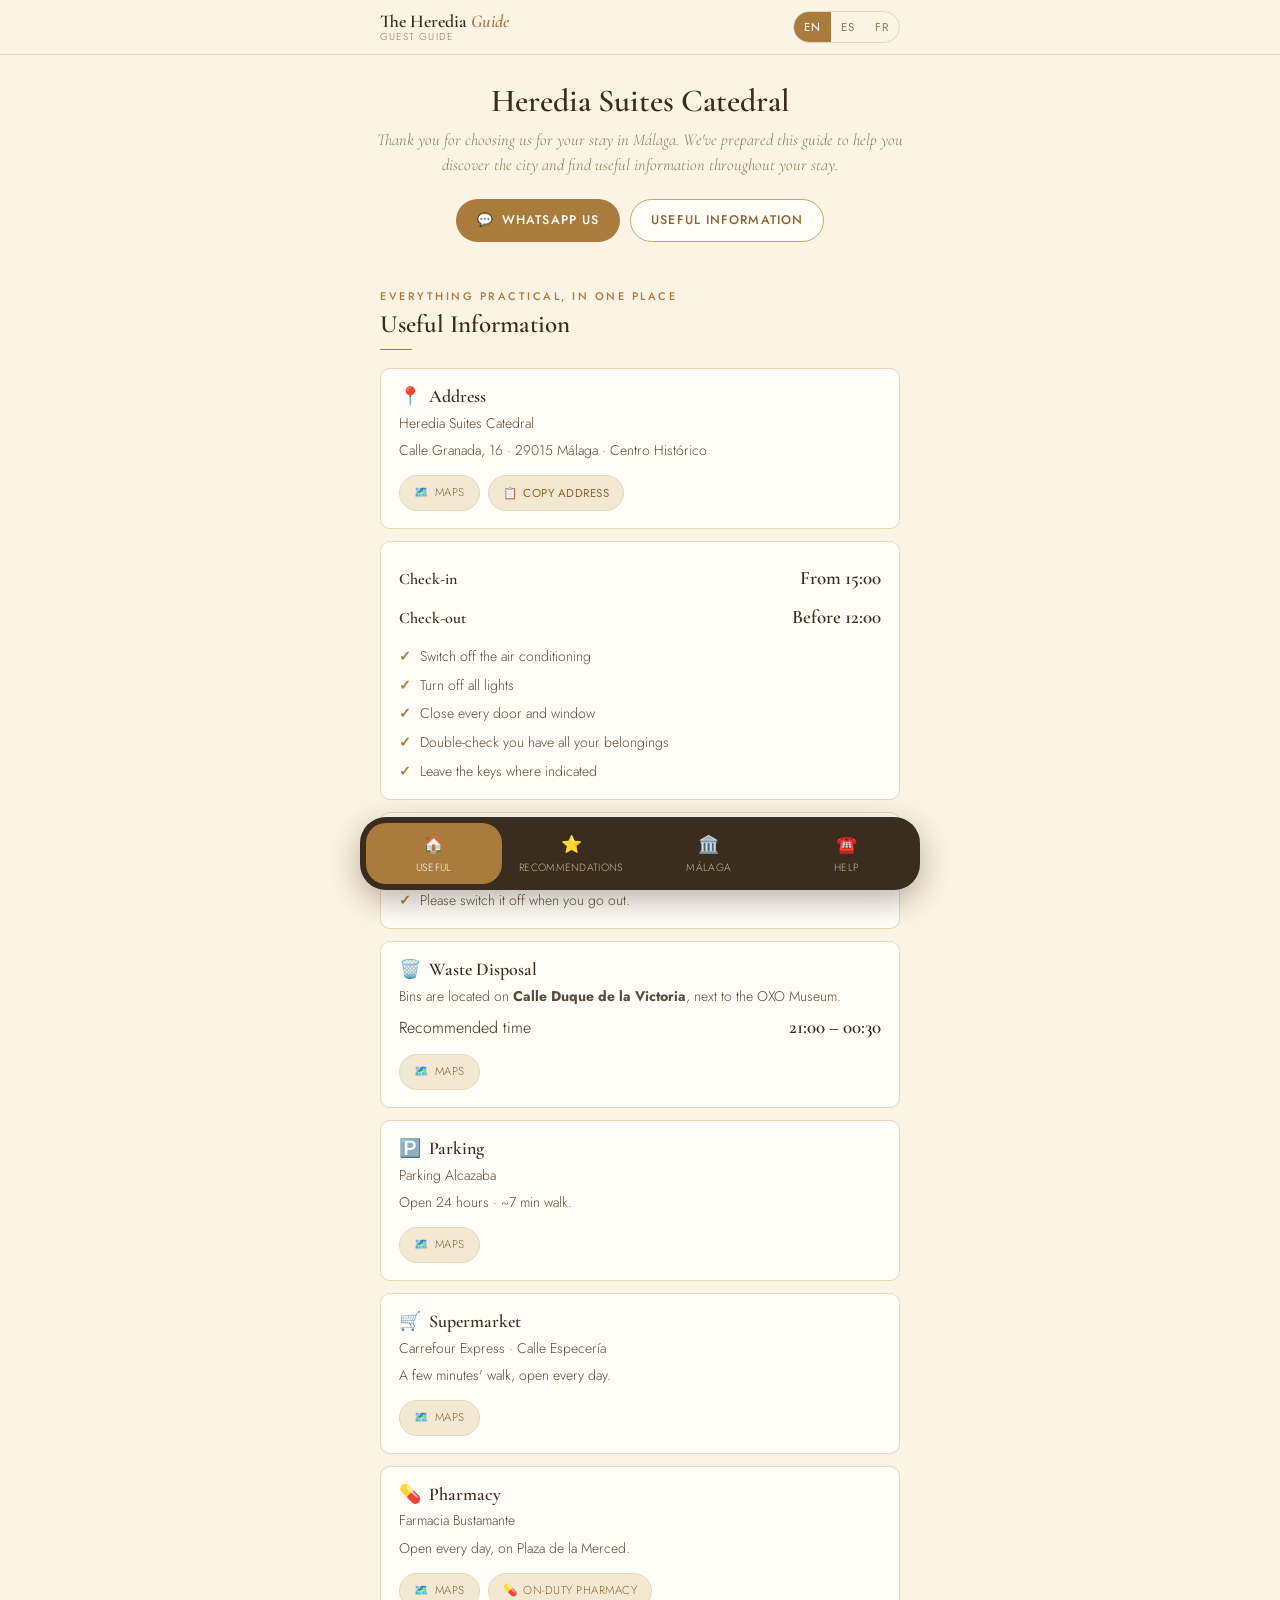
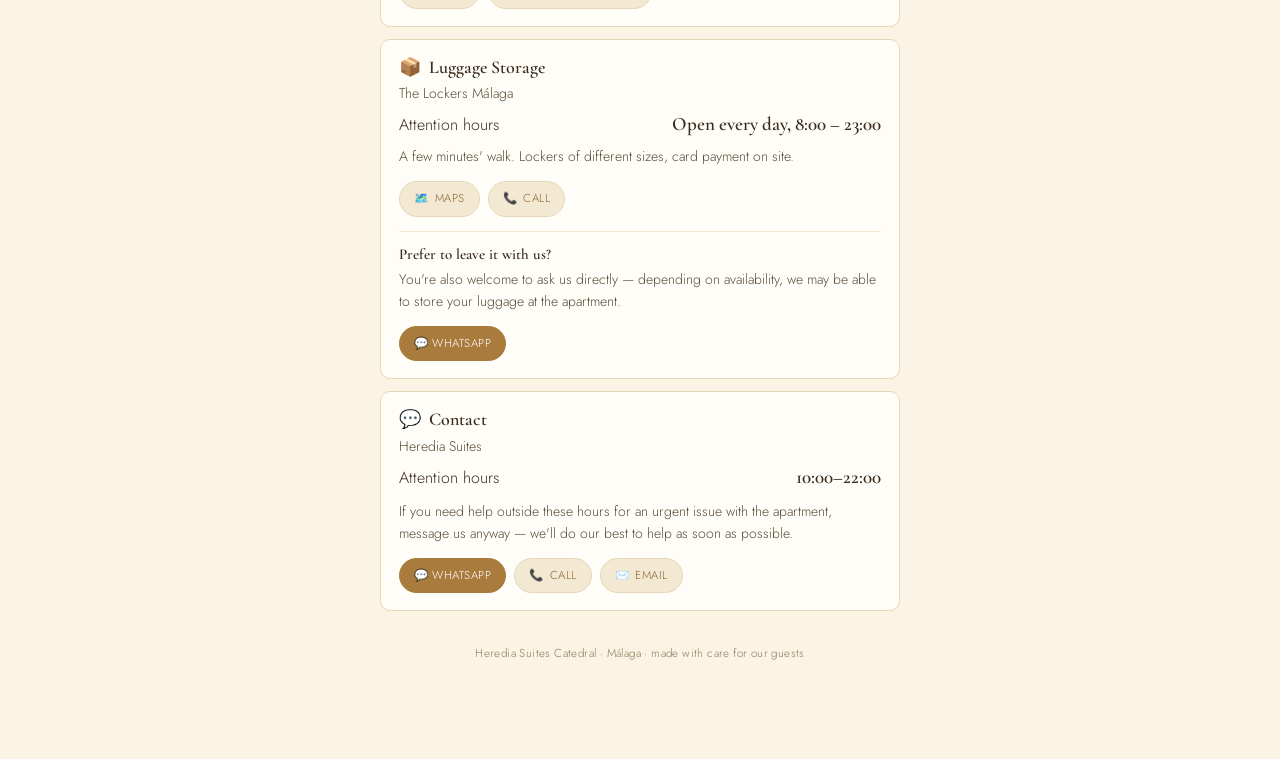
<file: index-5.html>
<!DOCTYPE html>
<html lang="en">
<head>
<meta charset="UTF-8">
<meta name="viewport" content="width=device-width, initial-scale=1.0, viewport-fit=cover">
<title>The Heredia Guide · Heredia Suites Catedral</title>
<meta name="description" content="Everything you need for a perfect stay in Málaga.">
<link rel="preconnect" href="https://fonts.googleapis.com">
<link href="https://fonts.googleapis.com/css2?family=Cormorant+Garamond:ital,wght@0,500;0,600;0,700;1,500;1,600&family=Jost:wght@300;400;500;600&display=swap" rel="stylesheet">
<style>
/* =====================================================================
   THE HEREDIA GUIDE — shared stylesheet
   Used by every building (catedral, centro, ...). Do not duplicate this
   file per building — only config.js changes between buildings.
===================================================================== */
:root{
  --cream:#fbf3e3; --paper:#fffdf8; --sand:#f3e9d3; --line:#e6d7b8;
  --gold:#a97c3e; --gold-deep:#8a6430; --gold-soft:#c9a463;
  --ink:#3a2c1e; --muted:#8c7a5e;
  --safe-b: env(safe-area-inset-bottom, 0px);
}
*{margin:0;padding:0;box-sizing:border-box;-webkit-tap-highlight-color:transparent}
html{scroll-behavior:smooth}
body{font-family:Jost,-apple-system,BlinkMacSystemFont,sans-serif;font-weight:300;color:var(--ink);
  background:var(--cream);line-height:1.55;padding-bottom:calc(78px + var(--safe-b))}
h1,h2,h3{font-family:'Cormorant Garamond',Georgia,serif;font-weight:600;color:var(--ink);line-height:1.15}
a{color:inherit;text-decoration:none}
button{font-family:inherit;cursor:pointer}
img{max-width:100%;display:block}
.wrap{max-width:560px;margin:0 auto;padding:0 20px}
.eyebrow{font-size:11px;letter-spacing:2.5px;text-transform:uppercase;color:var(--gold);font-weight:500}

/* ---- Panels: only one visible at a time (tab-style, not one long scroll) ---- */
.panel{display:none;padding:38px 0 6px}
.panel.active{display:block}
@media (prefers-reduced-motion: no-preference){
  .panel.active{animation:panelIn .28s ease}
  @keyframes panelIn{from{opacity:0;transform:translateY(6px)}to{opacity:1;transform:none}}
}
.sec-head{margin-bottom:18px}
.sec-head h2{font-size:25px;margin-top:5px}
.sec-head p.sub{font-family:'Cormorant Garamond',Georgia,serif;font-style:italic;color:var(--muted);
  font-size:15px;margin-top:6px}
.rule{width:32px;height:1px;background:var(--gold);margin-top:10px}

/* Accessibility: visible focus, skip link */
:focus-visible{outline:2px solid var(--gold-deep);outline-offset:2px}
.skip-link{position:absolute;left:-999px;top:0;background:var(--ink);color:#fff;padding:10px 16px;z-index:100}
.skip-link:focus{left:12px;top:12px}

/* ---- Top bar ---- */
header.top{position:sticky;top:0;z-index:30;background:rgba(251,243,227,.94);
  backdrop-filter:blur(8px);border-bottom:1px solid var(--line)}
.top-in{max-width:560px;margin:0 auto;padding:11px 20px;display:flex;align-items:center;justify-content:space-between}
.brand-block{line-height:1.1}
.brand{font-family:'Cormorant Garamond',serif;font-size:18px;font-weight:600}
.brand em{font-style:italic;color:var(--gold)}
.brand-sub{font-size:10px;letter-spacing:1.2px;text-transform:uppercase;color:var(--muted)}
.lang-toggle{display:flex;border:1px solid var(--line);border-radius:20px;overflow:hidden;flex-shrink:0}
.lang-toggle button{background:none;border:none;padding:7px 10px;font-size:11.5px;letter-spacing:1px;color:var(--muted);min-width:32px}
.lang-toggle button[aria-pressed="true"]{background:var(--gold);color:#fff}

/* ---- Hero ---- */
.hero{padding:28px 0 8px;text-align:center}
.hero h1{font-size:clamp(26px,7vw,32px)}
.hero p.tag{font-family:'Cormorant Garamond',Georgia,serif;font-style:italic;font-size:16.5px;color:var(--muted);margin-top:8px}
.hero-actions{display:flex;gap:10px;justify-content:center;margin-top:20px;flex-wrap:wrap}
.btn{display:inline-flex;align-items:center;gap:8px;padding:11px 20px;font-size:12.5px;letter-spacing:1.1px;
  text-transform:uppercase;border-radius:24px;font-weight:500;border:1px solid transparent}
.btn-gold{background:var(--gold);color:#fff}
.btn-line{border-color:var(--gold-soft);color:var(--gold-deep);background:var(--paper)}

/* ---- Cards ---- */
.card{background:var(--paper);border:1px solid var(--line);border-radius:10px;padding:17px 18px}
.card + .card{margin-top:12px}
.card h3{font-size:18px;display:flex;align-items:center;gap:8px}
.card .ico{font-size:18px}
.card p{font-size:14px;color:#5a4c39;margin-top:6px}
.card .row{display:flex;justify-content:space-between;gap:14px;align-items:baseline;margin-top:4px}
.card .row .val{font-family:'Cormorant Garamond',serif;font-size:19px;font-weight:600;color:var(--ink)}
.checklist{margin-top:10px;display:flex;flex-direction:column;gap:7px}
.checklist .it{display:flex;gap:9px;align-items:baseline;font-size:14px;color:#5a4c39}
.checklist .it::before{content:"✓";color:var(--gold);font-weight:600}
.card .foot{display:flex;gap:8px;margin-top:13px;flex-wrap:wrap}
.pill-btn{display:inline-flex;align-items:center;gap:6px;font-size:11.5px;letter-spacing:.5px;
  text-transform:uppercase;border:1px solid var(--line);border-radius:18px;padding:8px 14px;
  color:var(--gold-deep);background:var(--sand)}
.pill-btn.solid{background:var(--gold);color:#fff;border-color:var(--gold)}
.pill-btn:active{transform:scale(.97)}

/* ---- POI cards (places, food, transport...) ---- */
.poi-card{display:flex;justify-content:space-between;gap:12px;align-items:center}
.poi-card img{width:64px;height:64px;border-radius:8px;object-fit:cover;flex-shrink:0}
.poi-card .info h3{font-size:16.5px}
.poi-card .meta{font-size:12px;color:var(--muted);margin-top:3px;display:flex;gap:7px;flex-wrap:wrap}
.poi-card .go .pill-btn{white-space:nowrap}

/* ---- Nora's picks: bigger personality ---- */
.nora-card{background:var(--paper);border:1px solid var(--gold-soft);border-left:3px solid var(--gold);
  border-radius:10px;padding:18px 20px}
.nora-card + .nora-card{margin-top:12px}
.nora-card .kicker{font-family:'Cormorant Garamond',Georgia,serif;font-style:italic;font-size:13px;color:var(--gold-deep)}
.nora-card h3{font-size:20px;margin-top:3px}
.nora-card p{font-size:14.5px;color:#4c4030;margin-top:6px;font-style:italic;font-family:'Cormorant Garamond',Georgia,serif}
.nora-card .meta{font-size:12px;color:var(--muted);margin-top:8px}
.nora-card .foot{margin-top:12px}

/* ---- Favourites: collapsible categories ---- */
.fav-cat{border:1px solid var(--line);border-radius:10px;background:var(--paper);margin-bottom:10px;overflow:hidden}
.fav-cat summary{list-style:none;cursor:pointer;display:flex;align-items:center;justify-content:space-between;
  padding:14px 18px;font-family:'Cormorant Garamond',Georgia,serif;font-size:19px;font-weight:600}
.fav-cat summary::-webkit-details-marker{display:none}
.fav-cat summary .plus{color:var(--gold);font-size:20px;font-family:Jost;font-weight:400;transition:transform .25s}
.fav-cat[open] summary .plus{transform:rotate(45deg)}
.fav-cat .fav-items{padding:0 18px 16px;display:flex;flex-direction:column;gap:10px}
.fav-item{display:flex;justify-content:space-between;gap:12px;align-items:baseline;padding-top:10px;border-top:1px solid var(--sand)}
.fav-item:first-child{border-top:none;padding-top:0}
.fav-item .name{font-size:14.5px;font-weight:500}
.fav-item .desc{font-size:12.5px;color:var(--muted);margin-top:2px}
.fav-item .meta{font-size:11px;color:var(--muted);margin-top:2px}
.fav-item .go{flex-shrink:0}

/* ---- Bottom dock nav ---- */
.dock-wrap{position:fixed;left:0;right:0;bottom:0;z-index:40;display:flex;justify-content:center;
  padding:10px 12px calc(10px + var(--safe-b))}
.dock{display:flex;gap:2px;background:var(--ink);border-radius:26px;padding:6px;
  box-shadow:0 10px 30px rgba(58,44,30,.35);max-width:560px;width:100%}
.dock a{flex:1;display:flex;flex-direction:column;align-items:center;gap:2px;padding:8px 4px;
  border-radius:20px;color:#cbb98e;font-size:10.5px;letter-spacing:.3px;text-transform:uppercase}
.dock a .di{font-size:17px}
.dock a[aria-current="true"]{background:var(--gold);color:#fff}

/* ---- Emergency ---- */
.emg-band{background:var(--ink);color:var(--cream);border-radius:12px;padding:20px}
.emg-band .eyebrow{color:var(--gold-soft)}
.emg-band h2{color:#fff;font-size:21px;margin-top:6px}
.emg-grid{display:grid;grid-template-columns:1fr 1fr;gap:10px;margin-top:14px}
.emg-item{background:rgba(251,243,227,.06);border:1px solid rgba(251,243,227,.15);border-radius:8px;padding:11px}
.emg-item .k{font-size:10.5px;letter-spacing:1px;text-transform:uppercase;color:#cbb98e}
.emg-item .v{font-family:'Cormorant Garamond',serif;font-size:22px;font-weight:600;margin-top:2px}
.emg-item .v a{color:#fff}
.emg-band .note{font-size:12.5px;color:#d9cdb0;margin-top:12px;line-height:1.6}

/* ---- Review / closing band ---- */
.review-band{text-align:center;padding:30px 0 6px}
.review-band .stars{color:var(--gold);font-size:20px;letter-spacing:4px}
.review-band h2{margin-top:10px;font-size:23px}
.review-band p{font-size:13.5px;color:var(--muted);margin-top:6px}
.review-actions{display:flex;gap:10px;justify-content:center;margin-top:16px;flex-wrap:wrap}

footer.pg{text-align:center;padding:28px 0 18px;font-size:11.5px;color:var(--muted);letter-spacing:.4px}

.empty-note{font-size:12px;color:var(--muted);font-style:italic;padding:8px 2px}

@media (prefers-reduced-motion: no-preference){
  .reveal{opacity:0;transform:translateY(8px);transition:opacity .45s ease,transform .45s ease}
  .reveal.on{opacity:1;transform:none}
}
@media (prefers-reduced-motion: reduce){
  html{scroll-behavior:auto}
}
::selection{background:var(--gold-soft);color:#fff}

</style>
</head>
<body>

<a class="skip-link" href="#main">Skip to content</a>

<header class="top">
  <div class="top-in">
    <div class="brand-block">
      <div class="brand">The Heredia <em>Guide</em></div>
      <div class="brand-sub" data-i18n="brand_sub">Guest Guide</div>
    </div>
    <div class="lang-toggle" role="group" aria-label="Language / Idioma / Langue">
      <button data-lang="en" aria-pressed="true">EN</button>
      <button data-lang="es" aria-pressed="false">ES</button>
      <button data-lang="fr" aria-pressed="false">FR</button>
    </div>
  </div>
</header>

<main id="main">

<div class="hero wrap">
  <h1 data-cfg="building.name">Heredia Suites Catedral</h1>
  <p class="tag" id="welcomeText"></p>
  <div class="hero-actions">
    <a class="btn btn-gold" data-wa href="#"><span>💬</span><span data-i18n="whatsapp_us">WhatsApp us</span></a>
    <a class="btn btn-line" href="#util" data-panel="util" data-i18n="see_useful">Useful information</a>
  </div>
</div>

<!-- ============ ÚTIL ============ -->
<section class="panel active" id="util" data-panel="util">
  <div class="wrap">
    <div class="sec-head">
      <div class="eyebrow" data-i18n="e_util">Everything practical, in one place</div>
      <h2 data-i18n="h_util">Useful Information</h2>
      <div class="rule"></div>
    </div>

    <div class="card">
      <h3>📍 <span data-i18n="address_title">Address</span></h3>
      <p data-cfg="building.name">Heredia Suites Catedral</p>
      <p id="addressLines"></p>
      <div class="foot">
        <a class="pill-btn" data-maps="building" target="_blank" rel="noopener noreferrer">🗺️ <span data-i18n="open_maps">Maps</span></a>
        <button class="pill-btn" id="copyAddressBtn">📋 <span data-i18n="copy_address">Copy address</span></button>
      </div>
    </div>

    <div class="card">
      <div class="row"><h3 style="font-size:16px" data-i18n="checkin_title">Check-in</h3>
        <span class="val"><span data-i18n="checkin_from">From</span> <span data-cfg="checkin">15:00</span></span></div>
      <div class="row" style="margin-top:10px"><h3 style="font-size:16px" data-i18n="checkout_title">Check-out</h3>
        <span class="val"><span data-i18n="checkout_before">Before</span> <span data-cfg="checkout">12:00</span></span></div>
      <div class="checklist" style="margin-top:14px">
        <div class="it" data-i18n="co_1">Switch off the air conditioning</div>
        <div class="it" data-i18n="co_2">Turn off all lights</div>
        <div class="it" data-i18n="co_3">Close every door and window</div>
        <div class="it" data-i18n="co_4">Double-check you have all your belongings</div>
        <div class="it" data-i18n="co_5">Leave the keys where indicated</div>
      </div>
    </div>

    <div class="card">
      <h3>❄️ <span data-i18n="ac_title">Air Conditioning</span></h3>
      <div class="checklist">
        <div class="it" data-i18n="ac_1">Keep doors and windows closed while it's running.</div>
        <div class="it" data-i18n="ac_2">Please switch it off when you go out.</div>
      </div>
    </div>

    <div class="card">
      <h3>🗑️ <span data-i18n="trash_title">Waste Disposal</span></h3>
      <p><span data-i18n="trash_text">Bins are located on</span> <b data-cfg="trash.street"></b>, <span data-cfg="trash.near"></span>.</p>
      <div class="row"><span data-i18n="trash_hours">Recommended time</span><span class="val" data-cfg="trash.hours"></span></div>
      <div class="foot"><a class="pill-btn" data-maps="trash" target="_blank" rel="noopener noreferrer">🗺️ <span data-i18n="open_maps">Maps</span></a></div>
    </div>

    <div class="card">
      <h3>🅿️ <span data-i18n="parking_title">Parking</span></h3>
      <p data-cfg="parking.name"></p>
      <p data-cfg="parking.note"></p>
      <div class="foot"><a class="pill-btn" data-maps="parking" target="_blank" rel="noopener noreferrer">🗺️ <span data-i18n="open_maps">Maps</span></a></div>
    </div>

    <div class="card">
      <h3>🛒 <span data-i18n="market_title">Supermarket</span></h3>
      <p data-cfg="market.name"></p>
      <p data-cfg="market.note"></p>
      <div class="foot"><a class="pill-btn" data-maps="market" target="_blank" rel="noopener noreferrer">🗺️ <span data-i18n="open_maps">Maps</span></a></div>
    </div>

    <div class="card">
      <h3>💊 <span data-i18n="pharmacy_title">Pharmacy</span></h3>
      <p data-cfg="pharmacy.name"></p>
      <p data-cfg="pharmacy.note"></p>
      <div class="foot">
        <a class="pill-btn" data-maps="pharmacy" target="_blank" rel="noopener noreferrer">🗺️ <span data-i18n="open_maps">Maps</span></a>
        <a class="pill-btn" id="guardiaBtn" target="_blank" rel="noopener noreferrer">💊 <span data-i18n="pharmacy_guardia">On-duty pharmacy</span></a>
      </div>
    </div>

    <div class="card" id="luggageCard">
      <h3>📦 <span data-i18n="luggage_title">Luggage Storage</span></h3>
      <p data-cfg="luggage.name"></p>
      <div class="row"><span data-i18n="contact_hours">Hours</span><span class="val" data-cfg="luggage.hours"></span></div>
      <p style="margin-top:8px" data-cfg="luggage.note"></p>
      <div class="foot">
        <a class="pill-btn" data-maps="luggage" target="_blank" rel="noopener noreferrer">🗺️ <span data-i18n="open_maps">Maps</span></a>
        <a class="pill-btn" id="luggageTelBtn" href="#">📞 <span data-i18n="call">Call</span></a>
      </div>
      <div style="margin-top:14px;padding-top:14px;border-top:1px solid var(--sand)">
        <h3 style="font-size:15px" data-i18n="luggage_ask_title">Prefer to leave it with us?</h3>
        <p data-cfg="luggage.askUs"></p>
        <div class="foot"><a class="pill-btn solid" data-wa href="#">💬 WhatsApp</a></div>
      </div>
    </div>

    <div class="card">
      <h3>💬 <span data-i18n="contact_title">Contact</span></h3>
      <p>Heredia Suites</p>
      <div class="row"><span data-i18n="contact_hours">Attention hours</span><span class="val" data-cfg="contact.hours"></span></div>
      <p style="margin-top:10px" data-i18n="contact_afterhours">If you need help outside these hours for an urgent issue with the apartment, message us anyway — we'll do our best to help as soon as possible.</p>
      <div class="foot">
        <a class="pill-btn solid" data-wa href="#">💬 WhatsApp</a>
        <a class="pill-btn" data-tel href="#">📞 <span data-i18n="call">Call</span></a>
        <a class="pill-btn" data-mail href="#">✉️ <span data-i18n="email">Email</span></a>
      </div>
    </div>
  </div>
</section>

<!-- ============ RECOMENDACIONES (Our Favourites) ============ -->
<section class="panel" id="reco" data-panel="reco">
  <div class="wrap">
    <div class="sec-head">
      <div class="eyebrow" data-i18n="e_comer">A curated selection, not a directory</div>
      <h2 data-i18n="h_comer">Our Favourites</h2>
      <div class="rule"></div>
    </div>
    <div id="favList"></div>
  </div>
</section>

<!-- ============ MÁLAGA (explore + beaches + shopping + transport) ============ -->
<section class="panel" id="malaga" data-panel="malaga">
  <div class="wrap">
    <div class="sec-head">
      <div class="eyebrow" data-i18n="e_malaga">Sorted by distance from your door</div>
      <h2 data-i18n="h_malaga">Explore Málaga</h2>
      <div class="rule"></div>
    </div>
    <div id="exploreList"></div>

    <div class="sec-head" style="margin-top:32px">
      <h2 data-i18n="h_beaches" style="font-size:21px">Beaches</h2>
    </div>
    <div id="beachList"></div>

    <div class="sec-head" style="margin-top:32px">
      <h2 data-i18n="h_shopping" style="font-size:21px">Shopping</h2>
    </div>
    <div id="shoppingList"></div>

    <div class="sec-head" style="margin-top:32px">
      <h2 data-i18n="h_transport" style="font-size:21px">Getting Around</h2>
    </div>
    <div id="transportList"></div>
    <div class="card" style="margin-top:12px">
      <h3>🚕 <span data-i18n="t_taxi">Taxi</span></h3>
      <p data-cfg="transport.taxi.note"></p>
      <div class="foot"><a class="pill-btn solid" id="taxiBtn"><span data-i18n="call">Call</span></a></div>
    </div>
    <div class="card" style="margin-top:12px">
      <h3>🧳 <span data-i18n="t_transfer">Airport Transfer</span></h3>
      <p data-i18n="transfer_text">Prefer a private transfer? We can arrange one for you — just ask.</p>
      <div class="foot"><a class="pill-btn solid" data-wa href="#">💬 WhatsApp</a></div>
    </div>
    <div class="card" style="margin-top:12px">
      <h3>🚗 Uber / Cabify</h3>
      <div class="foot">
        <a class="pill-btn" id="uberBtn" target="_blank" rel="noopener noreferrer">Uber</a>
        <a class="pill-btn" id="cabifyBtn" target="_blank" rel="noopener noreferrer">Cabify</a>
      </div>
    </div>
  </div>
</section>

<!-- ============ AYUDA (help + emergency + review) ============ -->
<section class="panel" id="ayuda" data-panel="ayuda">
  <div class="wrap">
    <div class="sec-head">
      <div class="eyebrow" data-i18n="e_help">We're here</div>
      <h2 data-i18n="h_help">Need Help?</h2>
      <div class="rule"></div>
    </div>
    <div class="card">
      <h3>💬 Heredia Suites</h3>
      <p data-i18n="help_text">Anything at all — just message us.</p>
      <div class="foot">
        <a class="pill-btn solid" data-wa href="#">💬 WhatsApp</a>
        <a class="pill-btn" data-tel href="#">📞 <span data-i18n="call">Call</span></a>
        <a class="pill-btn" data-mail href="#">✉️ <span data-i18n="email">Email</span></a>
      </div>
    </div>

    <div class="emg-band" style="margin-top:16px">
      <div class="eyebrow" data-i18n="e_emg">Just in case</div>
      <h2 data-i18n="h_emg">Emergency</h2>
      <div class="emg-grid">
        <div class="emg-item"><div class="k" data-i18n="emg_all">Emergencies</div><div class="v"><a href="tel:112">112</a></div></div>
        <div class="emg-item"><div class="k" data-i18n="emg_national">National Police</div><div class="v"><a href="tel:091">091</a></div></div>
        <div class="emg-item"><div class="k" data-i18n="emg_local">Local Police</div><div class="v"><a href="tel:092">092</a></div></div>
        <div class="emg-item"><div class="k" data-i18n="emg_fire">Fire Brigade</div><div class="v"><a href="tel:080">080</a></div></div>
      </div>
      <p class="note"><b data-i18n="emg_hospital">Nearest hospital</b>: Hospital Regional Universitario de Málaga.</p>
      <p class="note" data-i18n="emg_note">For any urgent issue with the apartment, please contact Heredia Suites as well.</p>
    </div>

    <div class="review-band" id="reviewBand">
      <div class="stars">★★★★★</div>
      <h2 data-i18n="review_title">We hope you enjoyed your stay</h2>
      <p data-i18n="review_text">If everything went well, it would mean a lot if you took a minute to leave us a review.</p>
      <div class="review-actions">
        <a class="btn btn-gold" data-review="booking" target="_blank" href="#" data-i18n="review_booking">Review on Booking</a>
        <a class="btn btn-line" data-review="google" target="_blank" href="#" data-i18n="review_google">Review on Google</a>
        <a class="btn btn-line" data-review="rebook" target="_blank" href="#" data-i18n="review_rebook">Book with us again</a>
      </div>
    </div>
  </div>
</section>

</main>

<footer class="pg wrap">
  Heredia Suites Catedral · Málaga · <span data-i18n="footer_made">made with care for our guests</span>
</footer>

<div class="dock-wrap">
  <nav class="dock" id="dock" aria-label="Section navigation">
    <a href="#util" data-panel="util" aria-current="true"><span class="di">🏠</span><span data-i18n="nav_util">Useful</span></a>
    <a href="#reco" data-panel="reco"><span class="di">⭐</span><span data-i18n="nav_reco">Recommendations</span></a>
    <a href="#malaga" data-panel="malaga"><span class="di">🏛️</span><span data-i18n="nav_malaga">Málaga</span></a>
    <a href="#ayuda" data-panel="ayuda"><span class="di">☎️</span><span data-i18n="nav_ayuda">Help</span></a>
  </nav>
</div>



<script>
/* =====================================================================
   THE HEREDIA GUIDE — shared UI dictionary (EN / ES / FR)
   This file holds interface text only (labels, buttons, headings).
   Business content (place names, descriptions) lives in each
   building's config.js, already written in all three languages there.
   Shared between all buildings — do not duplicate per building.
===================================================================== */
var I18N = {
  brand_sub:            { en:"Guest Guide",                     es:"Guía del huésped",             fr:"Guide du séjour" },
  whatsapp_us:           { en:"WhatsApp us",                     es:"Escríbenos",                    fr:"Écrivez-nous sur WhatsApp" },
  see_useful:            { en:"Useful information",              es:"Información útil",              fr:"Informations utiles" },
  discover_malaga:       { en:"Discover Málaga",                 es:"Descubre Málaga",               fr:"Découvrir Málaga" },

  // Nav (4 tabs)
  nav_util:              { en:"Useful",         es:"Útil",           fr:"Utile" },
  nav_reco:              { en:"Recommendations", es:"Recomendaciones", fr:"Recommandations" },
  nav_malaga:            { en:"Málaga",          es:"Málaga",         fr:"Málaga" },
  nav_ayuda:             { en:"Help",            es:"Ayuda",          fr:"Aide" },

  h_util:                { en:"Useful Information",              es:"Información Útil",              fr:"Informations Utiles" },
  e_util:                { en:"Everything practical, in one place", es:"Todo lo práctico, en un solo lugar", fr:"Tout le pratique, au même endroit" },

  address_title:         { en:"Address",                         es:"Dirección",                     fr:"Adresse" },
  copy_address:          { en:"Copy address",                    es:"Copiar dirección",               fr:"Copier l'adresse" },
  copied:                { en:"✓ Copied",                        es:"✓ Copiado",                      fr:"✓ Copié" },
  open_maps:             { en:"Maps",                             es:"Mapa",                           fr:"Itinéraire" },
  call:                  { en:"Call",                             es:"Llamar",                         fr:"Appeler" },
  email:                 { en:"Email",                            es:"Correo",                         fr:"E-mail" },

  checkin_title:         { en:"Check-in",                        es:"Check-in",                       fr:"Arrivée" },
  checkin_from:          { en:"From",                             es:"A partir de las",                fr:"À partir de" },
  checkout_title:        { en:"Check-out",                       es:"Check-out",                      fr:"Départ" },
  checkout_before:       { en:"Before",                           es:"Antes de las",                   fr:"Avant" },
  co_1:                  { en:"Switch off the air conditioning",  es:"Apaga el aire acondicionado",    fr:"Éteignez la climatisation" },
  co_2:                  { en:"Turn off all lights",               es:"Apaga las luces",                fr:"Éteignez toutes les lumières" },
  co_3:                  { en:"Close every door and window",      es:"Cierra puertas y ventanas",       fr:"Fermez toutes les portes et fenêtres" },
  co_4:                  { en:"Double-check you have all your belongings", es:"Comprueba que has recogido todas tus pertenencias", fr:"Vérifiez que vous avez toutes vos affaires" },
  co_5:                  { en:"Leave the keys where indicated",   es:"Deja las llaves en el lugar indicado", fr:"Laissez les clés à l'endroit indiqué" },

  ac_title:              { en:"Air Conditioning",                 es:"Aire Acondicionado",             fr:"Climatisation" },
  ac_1:                  { en:"Keep doors and windows closed while it's running.", es:"Mantén puertas y ventanas cerradas mientras esté encendido.", fr:"Gardez portes et fenêtres fermées pendant son fonctionnement." },
  ac_2:                  { en:"Please switch it off when you go out.", es:"Apágalo cuando salgas del apartamento.", fr:"Merci de l'éteindre en sortant." },

  trash_title:           { en:"Waste Disposal",                   es:"Basura",                        fr:"Poubelles" },
  trash_text:            { en:"Bins are located on",              es:"Los contenedores se encuentran en", fr:"Les poubelles se trouvent" },
  trash_hours:           { en:"Recommended time",                 es:"Horario recomendado",            fr:"Horaire recommandé" },

  parking_title:         { en:"Parking",                          es:"Aparcamiento",                  fr:"Parking" },
  market_title:          { en:"Supermarket",                      es:"Supermercado",                  fr:"Supermarché" },
  pharmacy_title:        { en:"Pharmacy",                         es:"Farmacia",                       fr:"Pharmacie" },
  pharmacy_guardia:      { en:"On-duty pharmacy",                 es:"Farmacia de guardia",            fr:"Pharmacie de garde" },
  luggage_title:         { en:"Luggage Storage",                  es:"Consigna de Equipaje",           fr:"Consigne à Bagages" },
  luggage_text:          { en:"Need to store your bags before check-in or after check-out? We recommend a nearby luggage storage service.", es:"Si necesitas guardar tus maletas antes del check-in o después del check-out, recomendamos un servicio de consigna cercano.", fr:"Besoin de déposer vos bagages avant l'arrivée ou après le départ ? Nous recommandons une consigne à bagages à proximité." },
  luggage_pending:       { en:"We're finalising the details of this service — ask us and we'll point you to the best option nearby.", es:"Estamos confirmando los detalles de este servicio — pregúntanos y te indicamos la mejor opción cercana.", fr:"Nous finalisons les détails de ce service — demandez-nous et nous vous indiquerons la meilleure option à proximité." },
  luggage_ask_title:     { en:"Prefer to leave it with us?",      es:"¿Prefieres dejarlo con nosotros?", fr:"Vous préférez nous le confier ?" },

  contact_title:         { en:"Contact",                          es:"Contacto",                       fr:"Contact" },
  contact_hours:         { en:"Attention hours",                  es:"Horario de atención",            fr:"Horaires d'assistance" },
  contact_afterhours:    { en:"If you need help outside these hours for an urgent issue with the apartment, message us anyway — we'll do our best to help as soon as possible.",
                            es:"Si necesitas ayuda fuera de este horario por una incidencia urgente relacionada con el apartamento, escríbenos igualmente e intentaremos ayudarte lo antes posible.",
                            fr:"Si vous avez besoin d'aide en dehors de ces horaires pour un problème urgent lié à l'appartement, écrivez-nous quand même — nous ferons de notre mieux pour vous aider au plus vite." },

  h_comer:               { en:"Our Favourites",                   es:"Nuestros Favoritos",             fr:"Nos Favoris" },
  e_comer:               { en:"A curated selection, not a directory", es:"No es un directorio, es una selección cuidada", fr:"Une sélection soignée, pas un annuaire" },

  h_malaga:              { en:"Explore Málaga",                   es:"Descubre Málaga",                fr:"Découvrir Málaga" },
  e_malaga:              { en:"Sorted by distance from your door", es:"Ordenado por distancia desde tu puerta", fr:"Classé par distance depuis votre porte" },
  h_beaches:             { en:"Beaches",                          es:"Playas",                        fr:"Plages" },
  h_shopping:            { en:"Shopping",                         es:"Compras",                       fr:"Shopping" },
  h_transport:           { en:"Getting Around",                   es:"Transporte",                     fr:"Se Déplacer" },
  t_airport:             { en:"Airport",                          es:"Aeropuerto",                     fr:"Aéroport" },
  t_train:               { en:"Train Station",                   es:"Estación de Tren",                fr:"Gare" },
  t_taxi:                { en:"Taxi",                             es:"Taxi",                           fr:"Taxi" },
  t_transfer:            { en:"Airport Transfer",                 es:"Transfer",                        fr:"Transfert" },
  transfer_text:         { en:"Prefer a private transfer? We can arrange one for you — just ask.",
                            es:"¿Prefieres un transfer privado? Podemos organizarte uno — solo pregúntanos.",
                            fr:"Vous préférez un transfert privé ? Nous pouvons vous en organiser un — demandez-nous simplement." },

  h_help:                { en:"Need Help?",                       es:"¿Necesitas Ayuda?",              fr:"Besoin d'Aide ?" },
  e_help:                { en:"We're here",                       es:"Estamos aquí",                   fr:"Nous sommes là" },
  help_text:             { en:"Anything at all — just message us.", es:"Cualquier cosa — solo escríbenos.", fr:"N'importe quoi — écrivez-nous simplement." },
  h_emg:                 { en:"Emergency",                         es:"Emergencias",                    fr:"Urgences" },
  e_emg:                 { en:"Just in case",                     es:"Por si acaso",                   fr:"Au cas où" },
  emg_all:               { en:"Emergencies",                       es:"Emergencias",                    fr:"Urgences" },
  emg_national:          { en:"National Police",                  es:"Policía Nacional",               fr:"Police Nationale" },
  emg_local:             { en:"Local Police",                     es:"Policía Local",                  fr:"Police Municipale" },
  emg_fire:              { en:"Fire Brigade",                     es:"Bomberos",                       fr:"Pompiers" },
  emg_hospital:          { en:"Nearest hospital",                 es:"Hospital más cercano",           fr:"Hôpital le plus proche" },
  emg_note:              { en:"For any urgent issue with the apartment, please contact Heredia Suites as well.",
                            es:"Para cualquier incidencia urgente relacionada con el apartamento, contacta también con Heredia Suites.",
                            fr:"Pour tout problème urgent concernant l'appartement, contactez également Heredia Suites." },

  review_title:          { en:"We hope you enjoyed your stay",    es:"Esperamos que hayas disfrutado tu estancia", fr:"Nous espérons que vous avez passé un excellent séjour" },
  review_text:           { en:"If everything went well, it would mean a lot if you took a minute to leave us a review.",
                            es:"Si todo ha ido bien, nos ayudaría muchísimo que dedicaras un minuto a dejarnos una reseña.",
                            fr:"Si tout s'est bien passé, cela compterait beaucoup pour nous si vous preniez une minute pour nous laisser un avis." },
  review_booking:        { en:"Review on Booking",                es:"Reseña en Booking",               fr:"Avis sur Booking" },
  review_google:         { en:"Review on Google",                 es:"Reseña en Google",                fr:"Avis sur Google" },
  review_rebook:         { en:"Book with us again",                es:"Volver a reservar",               fr:"Réserver à nouveau avec nous" },
  footer_made:           { en:"made with care for our guests",    es:"hecho con cariño para nuestros huéspedes", fr:"conçu avec soin pour nos hôtes" },

  walk_min:              { en:"min walk",                          es:"min andando",                    fr:"min à pied" },
  recommends:            { en:"Nora recommends",                  es:"Recomendado por Nora",           fr:"Recommandé par Nora" },
};

</script>
<script>
/* =====================================================================
   THE HEREDIA GUIDE — configuration for HEREDIA SUITES CATEDRAL
   To create the Centro version: copy the /catedral folder, rename it
   /centro, and edit only this file. Nothing else needs to change.

   Fields marked PENDING must be completed before publishing — the
   engine automatically hides anything left as "PENDING".
===================================================================== */
var CONFIG = {

  building: {
    id: "catedral",
    name: "Heredia Suites Catedral",
    addressLines: ["Calle Granada, 16", "29015 Málaga", "Centro Histórico"],
    address: "Calle Granada, 16, 29015 Málaga",
    lat: 36.7217256, lng: -4.4210037,
    place_id: "ChIJXXlBKr73cg0RNTdEM9VV5nQ"
  },

  checkin: "15:00",
  checkout: "12:00",

  welcome: {
    en: "Thank you for choosing us for your stay in Málaga. We've prepared this guide to help you discover the city and find useful information throughout your stay.",
    es: "Gracias por elegirnos para tu estancia en Málaga. Hemos preparado esta guía para ayudarte a descubrir la ciudad y resolver cualquier duda durante tu estancia.",
    fr: "Merci de nous avoir choisis pour votre séjour à Málaga. Nous avons préparé ce guide pour vous aider à découvrir la ville et trouver des informations utiles tout au long de votre séjour."
  },
  contact: {
    phoneDisplay: "+34 614 70 05 26",
    phoneDial: "+34614700526",
    email: "nora@heredia21.com",
    hours: "10:00–22:00",
    whatsappMsg: {
      en: "Hi, I'm staying at Heredia Suites Catedral and I need help with…",
      es: "Hola, estoy alojado/a en Heredia Suites Catedral y necesito ayuda con…"
    }
  },

  trash: {
    street: "Calle Duque de la Victoria",
    near: { en: "next to the OXO Museum", es: "junto al Museo OXO", fr: "juste à côté du musée OXO" },
    hours: "21:00 – 00:30",
    lat: 36.7213851, lng: -4.419564 // corner of C. Duque de la Victoria, next to OXO
  },

  parking: {
    name: "Parking Alcazaba",
    lat: 36.722459, lng: -4.416423,
    place_id: "ChIJjTrKFQD3cg0R0vc135DnfR4",
    note: { en: "Open 24 hours · ~7 min walk.", es: "Abierto 24 horas · ~7 min andando.", fr: "Ouvert 24h/24 · ~7 min à pied." }
  },

  market: {
    name: "Carrefour Express · Calle Especería",
    lat: 36.7208382, lng: -4.4231736,
    place_id: "ChIJx-bUY1n3cg0RBFAtBt-Qk-o",
    note: { en: "A few minutes' walk, open every day.", es: "A pocos minutos andando, abierto todos los días.", fr: "À quelques minutes à pied, ouvert tous les jours." }
    // TODO (config-ready, not yet enabled): add Mercadona as an alternative once confirmed
  },

  pharmacy: {
    name: "Farmacia Bustamante",
    lat: 36.722819, lng: -4.417582,
    place_id: "ChIJu972DcD3cg0RD1aZjDjaAOM",
    note: { en: "Open every day, on Plaza de la Merced.", es: "Abierta todos los días, en la Plaza de la Merced.", fr: "Ouverte tous les jours, sur la Plaza de la Merced." },
    guardiaLink: "https://www.google.com/search?q=farmacia+de+guardia+malaga+hoy"
  },

  // Luggage storage — address confirmed by Nora (Calle Carretería is correct).
  luggage: {
    enabled: true,
    name: "The Lockers Málaga",
    lat: 36.7221968, lng: -4.4244186,
    place_id: "ChIJSyOQpcH3cg0R_7xm8qiGzfw",
    phone: "+34690291941",
    hours: { en: "Open every day, 8:00 – 23:00", es: "Abierto todos los días, de 8:00 a 23:00", fr: "Ouvert tous les jours, de 8h00 à 23h00" },
    note: { en: "A few minutes' walk. Lockers of different sizes, card payment on site.",
            es: "A pocos minutos andando. Taquillas de varios tamaños, pago con tarjeta en el propio local.",
            fr: "À quelques minutes à pied. Casiers de différentes tailles, paiement par carte sur place." },
    // Soft, conditional offer — availability isn't guaranteed, so this is framed
    // as "ask us" rather than a firm promise. Edit or remove if it doesn't apply.
    askUs: { en: "You're also welcome to ask us directly — depending on availability, we may be able to store your luggage at the apartment.",
             es: "También puedes preguntarnos directamente — según disponibilidad, es posible que podamos guardar tu equipaje en el propio apartamento.",
             fr: "Vous pouvez aussi nous demander directement — selon la disponibilité, il se peut que nous puissions garder vos bagages dans l'appartement." }
  },

  // ================= OUR FAVOURITES (by category, collapsible) =================
  // One-line editorial notes only — no ratings, no invented hours/prices.
  favourites: [
    { cat:{en:"Breakfast", es:"Desayuno", fr:"Petit-déjeuner"}, ico:"🥐", items:[
      { name:"Brunchit", lat:36.7229788, lng:-4.423937, place_id:"ChIJb7BN3L33cg0RcNeZR_harK0", rec:true,
        note:{en:"Beautifully presented plates, always busy.", es:"Platos muy cuidados, siempre lleno.", fr:"Des assiettes soignées, toujours plein de monde."} },
      { name:"Casa Aranda", lat:36.7187853, lng:-4.4234052, place_id:"ChIJCRDH1JX3cg0R0-Mv4DUFOGs",
        note:{en:"Churros & hot chocolate since 1932.", es:"Churros y chocolate desde 1932.", fr:"Churros et chocolat chaud depuis 1932."} },
      { name:"La Canasta", lat:36.722181, lng:-4.417779, place_id:"ChIJbyM-Lqn3cg0RZr-X5CZvmHA",
        note:{en:"Old-school bakery, good coffee.", es:"Panadería de toda la vida, buen café.", fr:"Boulangerie traditionnelle, bon café."} },
    ]},
    { cat:{en:"Coffee", es:"Café", fr:"Café"}, ico:"☕", items:[
      { name:"Next Level Specialty Coffee", lat:36.7177751, lng:-4.4241464, place_id:"ChIJ3w9CMlv3cg0RcAxVa6fnljY",
        note:{en:"Serious coffee, small and popular.", es:"Café de especialidad, pequeño y muy solicitado.", fr:"Café de spécialité, petit et très prisé."} },
      { name:"Santa Coffee", lat:36.71685, lng:-4.4233293, place_id:"ChIJwZZTHZT3cg0RfvGpYbV2qnA",
        note:{en:"Relaxed Mediterranean vibe, great juices.", es:"Ambiente mediterráneo relajado, buenos zumos.", fr:"Ambiance méditerranéenne détendue, excellents jus."} },
      { name:"Mia Coffee", lat:36.7164714, lng:-4.4228525, place_id:"ChIJpZpVBb73cg0R0chj8Gz6AOw",
        note:{en:"Small, family-run, excellent beans.", es:"Pequeño, familiar, café excelente.", fr:"Petit établissement familial, café excellent."} },
    ]},
    { cat:{en:"Tapas", es:"Tapas", fr:"Tapas"}, ico:"🍷", items:[
      { name:"El Tapeo de Cervantes", lat:36.7239612, lng:-4.4193114, place_id:"ChIJKzfemL_3cg0RKTL3Ih44eLQ", rec:true,
        note:{en:"Book ahead — small, intimate, excellent.", es:"Reserva con antelación — pequeño e intenso, excelente.", fr:"Réservez à l'avance — petit, intime, excellent."} },
      { name:"Los Gatos", lat:36.7223443, lng:-4.4197876, place_id:"ChIJ687nxL_3cg0RIAf0vtkvQHs",
        note:{en:"Lively, central, great mini burgers.", es:"Animado, céntrico, muy buenas mini burgers.", fr:"Animé, central, d'excellents mini-burgers."} },
      { name:"Uvedoble Taberna", lat:36.7206679, lng:-4.4174263, place_id:"ChIJb3U1tur3cg0RmrHODNDVXSI",
        note:{en:"Creative tapas opposite the Roman Theatre.", es:"Tapas creativas frente al Teatro Romano.", fr:"Tapas créatives en face du Théâtre Romain."} },
      { name:"Mesón Mariano", lat:36.7226273, lng:-4.4199214, place_id:"ChIJuf-uxb_3cg0RmAprNhlXWN0",
        note:{en:"Local favourite, arrive early.", es:"Muy querido por los locales, llega pronto.", fr:"Très apprécié des habitants, arrivez tôt."} },
      { name:"El Pimpi", lat:36.7219304, lng:-4.4181336, place_id:"ChIJ7a2TAMD3cg0RD8K-iOjCzIo",
        note:{en:"An institution — historic bodega, always full.", es:"Una institución — bodega histórica, siempre lleno.", fr:"Une institution — bodega historique, toujours plein."} },
    ]},
    { cat:{en:"Málaga Cuisine", es:"Cocina Malagueña", fr:"Cuisine Malaguène"}, ico:"🥘", items:[
      { name:"El Pimpi", lat:36.7219304, lng:-4.4181336, place_id:"ChIJ7a2TAMD3cg0RD8K-iOjCzIo",
        note:{en:"Traditional dishes, unbeatable atmosphere.", es:"Platos tradicionales, ambiente inigualable.", fr:"Plats traditionnels, ambiance incomparable."} },
      { name:"Mesón Mariano", lat:36.7226273, lng:-4.4199214, place_id:"ChIJuf-uxb_3cg0RmAprNhlXWN0",
        note:{en:"Simple menu, everything done very well.", es:"Carta sencilla, todo muy bien hecho.", fr:"Carte simple, tout est très bien fait."} },
      { name:"El Refectorium Catedral", lat:36.7196583, lng:-4.4189056, place_id:"ChIJG1tNO5X3cg0RaqNOGBM8CC8",
        note:{en:"Classic dining with cathedral views.", es:"Cocina clásica con vistas a la catedral.", fr:"Cuisine classique avec vue sur la cathédrale."} },
    ]},
    { cat:{en:"Seafood", es:"Pescado", fr:"Poisson"}, ico:"🐟", items:[
      { name:"Los Mellizos", lat:36.7188768, lng:-4.4210022, place_id:"ChIJY9gqVJT3cg0RYfj2c1GBmNk",
        note:{en:"Fresh and generous, tucked in a side street.", es:"Fresco y abundante, en una callejuela escondida.", fr:"Frais et généreux, niché dans une ruelle discrète."} },
      { name:"Taberna Casa Don Vicente", lat:36.718319, lng:-4.422298, place_id:"ChIJP-8nN5T3cg0RkiMeFC6hRDc",
        note:{en:"Grilled cuttlefish, proper Andalusian flavour.", es:"Choco a la plancha, sabor andaluz de verdad.", fr:"Seiche grillée, une authentique saveur andalouse."} },
    ]},
    { cat:{en:"Italian", es:"Italiano", fr:"Italien"}, ico:"🍝", items:[
      { name:"Terra Mia", lat:36.7212029, lng:-4.4200978, place_id:"ChIJsVzQZJX3cg0Rpv6FwZsn2Mg",
        note:{en:"Reliable, tasty, always a queue.", es:"Fiable, sabroso, siempre con cola.", fr:"Fiable, savoureux, toujours une file d'attente."} },
      { name:"Trattoria Mamma Mia", lat:36.7202973, lng:-4.4223687, place_id:"ChIJXVbQHpv3cg0R8yK-5Og8eJk",
        note:{en:"Thin-crust pizza in the historic centre.", es:"Pizza de masa fina en pleno centro histórico.", fr:"Pizza à pâte fine en plein centre historique."} },
    ]},
    { cat:{en:"Drinks", es:"Copas", fr:"Boissons"}, ico:"🍸", items:[
      { name:"Renard Cocktail Club", lat:36.721385, lng:-4.419564, place_id:"ChIJlYw0Z5X3cg0RRDU7K2vBB48", rec:true,
        note:{en:"Menu reads like a novel, cocktails to match.", es:"La carta se lee como una novela, y los cócteles están a la altura.", fr:"La carte se lit comme un roman, et les cocktails sont à la hauteur."} },
      { name:"La Terraza de Valeria", lat:36.7171428, lng:-4.4207718, place_id:"ChIJlaIwYpT3cg0RXxjfq3DhbuY",
        note:{en:"Rooftop views over the marina.", es:"Vistas al puerto desde la azotea.", fr:"Vue sur le port depuis la terrasse."} },
    ]},
    { cat:{en:"Ice Cream", es:"Helados", fr:"Glaces"}, ico:"🍦", items:[
      { name:"Casa Mira", lat:36.719465, lng:-4.421489, place_id:"ChIJjWZZupX3cg0RC4chqyYyMog", rec:true,
        note:{en:"Since 1890 — try the turrón flavour.", es:"Desde 1890 — prueba el sabor a turrón.", fr:"Depuis 1890 — essayez le parfum turrón."} },
      { name:"Bico de Xeado", lat:36.722944, lng:-4.420525, place_id:"ChIJS-F-tb_3cg0RVAhfwLo869E",
        note:{en:"Real ingredients, honestly excellent.", es:"Ingredientes reales, sencillamente excelente.", fr:"De vrais ingrédients, tout simplement excellent."} },
    ]},
  ],

  // ================= DISCOVER MÁLAGA (sorted by distance) =================
  // img left empty on purpose — no unauthorised photos used. Add your own
  // photo paths (e.g. "media/cathedral.webp") when ready; cards degrade
  // gracefully to an icon when no image is set.
  explore: [
    { name:"Málaga Cathedral", ico:"⛪", lat:36.7201678, lng:-4.4193106, place_id:"ChIJjanOEZX3cg0R-hlvsHnCw_w",
      note:{en:"Baroque grandeur in the historic centre.", es:"Grandeza barroca en pleno centro histórico.", fr:"Grandeur baroque en plein centre historique."} },
    { name:"Picasso Museum", ico:"🎨", lat:36.7217363, lng:-4.4184291, place_id:"ChIJt3AqVJX3cg0RuStMhenHghw",
      note:{en:"200+ works, in the city where he was born.", es:"Más de 200 obras, en la ciudad donde nació.", fr:"Plus de 200 œuvres, dans la ville où il est né."} },
    { name:"Roman Theatre", ico:"🏺", lat:36.7211729, lng:-4.416823, place_id:"ChIJM8NJoOr3cg0RKUe-SadD5oU",
      note:{en:"Free to visit, right beneath the Alcazaba.", es:"Entrada libre, a los pies de la Alcazaba.", fr:"Entrée gratuite, juste au pied de l'Alcazaba."} },
    { name:"Alcazaba", ico:"🏰", lat:36.7211348, lng:-4.4158666, place_id:"ChIJxSK7oOr3cg0RZ7K4v2udaYQ",
      note:{en:"Moorish fortress with the best views over the city.", es:"Fortaleza árabe con las mejores vistas de la ciudad.", fr:"Forteresse maure offrant la plus belle vue sur la ville."} },
    { name:"Málaga Park", ico:"🌴", lat:36.7191148, lng:-4.4156899, place_id:"ChIJ2Uh4w5T3cg0RkHSZoZ-K09A",
      note:{en:"Palm-lined boulevards, lovely shaded walk.", es:"Paseos entre palmeras, ideal con sombra.", fr:"Allées bordées de palmiers, agréable promenade à l'ombre."} },
    { name:"Muelle Uno", ico:"⚓", lat:36.7173576, lng:-4.4130168, place_id:"ChIJo3DE5-j3cg0RQ8BidXnADiI",
      note:{en:"Marina promenade with shops, bars and sea views.", es:"Paseo del puerto con tiendas, bares y vistas al mar.", fr:"Promenade du port avec boutiques, bars et vue sur la mer."} },
    { name:"Malagueta Beach", ico:"🏖️", lat:36.7192893, lng:-4.4024568, place_id:"ChIJTU5q9e73cg0RpwMiC3E5ysM",
      note:{en:"The city's beach — sand, sea and chiringuitos.", es:"La playa de la ciudad: arena, mar y chiringuitos.", fr:"La plage de la ville : sable, mer et chiringuitos."} },
  ],

  beaches: [
    { name:"Malagueta Beach", ico:"🏖️", lat:36.7192893, lng:-4.4024568, place_id:"ChIJTU5q9e73cg0RpwMiC3E5ysM",
      note:{en:"The closest, easiest beach on foot.", es:"La playa urbana más cercana y accesible caminando.", fr:"La plage la plus proche, facilement accessible à pied."} },
    { name:"La Caleta Beach", ico:"🏖️", lat:36.7223605, lng:-4.3943407, place_id:"ChIJ5QwdgeNZcg0Redrkp4UWIa0",
      note:{en:"Quieter, along the seafront promenade — a longer walk or short bus ride.", es:"Más tranquila, siguiendo el paseo marítimo — paseo largo o autobús corto.", fr:"Plus calme, le long de la promenade maritime — une longue marche ou un court trajet en bus."} },
    { name:"Pedregalejo", ico:"🏖️", lat:36.7210866, lng:-4.3717303, place_id:"ChIJwZZnqz9Ycg0R3gNMwDLLcEM",
      note:{en:"Old fishing quarter, great for seafood — best reached by bus or taxi.", es:"Antiguo barrio marinero, ideal para comer pescado — mejor en autobús o taxi.", fr:"Ancien quartier de pêcheurs, idéal pour le poisson — mieux vaut y aller en bus ou en taxi."} },
  ],

  shopping: [
    { name:"Calle Marqués de Larios", ico:"🛍️", lat:36.7194687, lng:-4.421575, place_id:"ChIJX_OksZX3cg0RBuCwuIlH1PM",
      note:{en:"Málaga's main shopping street, right in the centre.", es:"La calle comercial principal de Málaga, en pleno centro.", fr:"La principale rue commerçante de Málaga, en plein centre."} },
    { name:"El Corte Inglés", ico:"🏬", lat:36.716992, lng:-4.4279328, place_id:"ChIJ6RqJ0JX3cg0RD7HUzZwEadk",
      note:{en:"Department store, a little further out.", es:"Grandes almacenes, algo más alejado.", fr:"Grand magasin, un peu plus loin."} },
    { name:"Muelle Uno", ico:"⚓", lat:36.7173576, lng:-4.4130168, place_id:"ChIJo3DE5-j3cg0RQ8BidXnADiI",
      note:{en:"Boutiques by the marina.", es:"Boutiques junto al puerto deportivo.", fr:"Boutiques près du port de plaisance."} },
  ],

  transport: {
    airport: { name:"Málaga·Costa del Sol Airport", ico:"✈️", lat:36.676743, lng:-4.49387, place_id:"ChIJpTC6dhj6cg0Rmj7eRy-ttVc",
      note:{en:"Taxi, bus or train — approximate times only, traffic varies.", es:"Taxi, autobús o tren — tiempos aproximados, varían con el tráfico.", fr:"Taxi, bus ou train — durées approximatives, selon le trafic."} },
    train: { name:"María Zambrano Station", ico:"🚆", lat:36.711919, lng:-4.431962, place_id:"ChIJ8VDThZX3cg0RWLKm3wEwI-o",
      note:{en:"Málaga's main train station.", es:"La estación de tren principal de Málaga.", fr:"La gare principale de Málaga."} },
    taxi: { name:"Taxi", phone:"+34665827814",
      note:{en:"Reliable local service, WhatsApp bookings welcome.", es:"Servicio local de confianza, acepta reservas por WhatsApp.", fr:"Service local fiable, réservations par WhatsApp acceptées."} },
    uber: { link:"https://m.uber.com/" },
    cabify: { link:"https://cabify.com/" }
  },

  // ================= REVIEWS =================
  // Leave as "PENDING" and the corresponding button stays hidden.
  // Replace with the real URL to make it appear.
  reviews: {
    booking: "PENDING",
    google: "PENDING",
    rebook: "PENDING"
  }
};

</script>
<script>
/* =====================================================================
   THE HEREDIA GUIDE — shared engine
   Reads the global CONFIG object (defined in each building's config.js)
   and I18N (shared) and renders the whole page. Nothing here should
   need editing per building — only config.js changes.
===================================================================== */
(function(){
  "use strict";

  function detectLang(){
    const nav = (navigator.language || "en").toLowerCase();
    const saved = sessionStorage.getItem('heredia_lang'); // clears itself when the tab closes — not tracking, just convenience during the visit
    if (saved === 'es' || saved === 'en' || saved === 'fr') return saved;
    if (nav.startsWith('es')) return 'es';
    if (nav.startsWith('fr')) return 'fr';
    return 'en';
  }
  let LANG = detectLang();

  function t(key){ return (I18N[key] && I18N[key][LANG]) || key; }
  function tt(pair){ return pair ? (pair[LANG] || pair.en || "") : ""; }

  function haversineWalkMin(lat, lng){
    if (lat == null || lng == null) return null;
    const R=6371000, toRad=d=>d*Math.PI/180;
    const b = CONFIG.building;
    const dLat=toRad(lat-b.lat), dLng=toRad(lng-b.lng);
    const a=Math.sin(dLat/2)**2+Math.cos(toRad(b.lat))*Math.cos(toRad(lat))*Math.sin(dLng/2)**2;
    const dist=R*2*Math.atan2(Math.sqrt(a),Math.sqrt(1-a))*1.3; // street-grid correction
    return Math.max(1, Math.round(dist/80)); // ~80m/min walking pace
  }
  function mapsUrl(p){
    if (p.link) return p.link;
    if (p.place_id) return `https://www.google.com/maps/search/?api=1&query=${encodeURIComponent(p.name||'')}&query_place_id=${p.place_id}`;
    return `https://www.google.com/maps/search/?api=1&query=${p.lat},${p.lng}`;
  }
  function esc(s){ return (s||"").replace(/[&<>"']/g, c => ({'&':'&amp;','<':'&lt;','>':'&gt;','"':'&quot;',"'":'&#39;'}[c])); }

  // A single "go to maps" pill — always has a visible text label (not emoji-only), per accessibility requirement
  function goBtn(p){
    return `<a class="pill-btn go" target="_blank" rel="noopener noreferrer" href="${mapsUrl(p)}">🗺️ ${t('open_maps')}</a>`;
  }

  function poiCard(p, opts={}){
    const walk = opts.showWalk!==false ? haversineWalkMin(p.lat, p.lng) : null;
    const meta = [];
    if (walk) meta.push(`🚶 ${walk} ${t('walk_min')}`);
    if (p.metaExtra) meta.push(tt(p.metaExtra));
    return `<div class="card poi-card reveal">
      ${p.img ? `<img src="${esc(p.img)}" alt="${esc(p.imgAlt ? tt(p.imgAlt) : p.name)}" loading="lazy">` : ""}
      <div class="info">
        <h3>${p.ico?p.ico+' ':''}${esc(p.name)}</h3>
        ${meta.length?`<div class="meta">${meta.join(' · ')}</div>`:''}
        ${p.note ? `<p>${esc(tt(p.note))}</p>` : ''}
      </div>
      <div class="go">${goBtn(p)}</div>
    </div>`;
  }

  function favItem(p){
    const walk = haversineWalkMin(p.lat, p.lng);
    const rec = p.rec ? ` · ⭐ ${t('recommends')}` : '';
    return `<div class="fav-item">
      <div class="info">
        <div class="name">${esc(p.name)}</div>
        ${p.note ? `<div class="desc">${esc(tt(p.note))}</div>` : ''}
        <div class="meta">${walk?`🚶 ${walk} ${t('walk_min')}`:''}${rec}</div>
      </div>
      <div class="go">${goBtn(p)}</div>
    </div>`;
  }

  function favCategory(group){
    return `<details class="fav-cat reveal" open>
      <summary><span>${group.ico||''} ${esc(tt(group.cat))}</span><span class="plus">+</span></summary>
      <div class="fav-items">${group.items.map(favItem).join("")}</div>
    </details>`;
  }

  function renderList(id, items, renderFn){
    const el = document.getElementById(id);
    if (!el) return;
    if (!items || !items.length){ el.innerHTML = `<p class="empty-note">—</p>`; return; }
    el.innerHTML = items.map(renderFn).join("");
  }

  function applyStaticI18n(){
    document.querySelectorAll('[data-i18n]').forEach(el=>{
      el.innerHTML = t(el.getAttribute('data-i18n'));
    });
    document.documentElement.lang = LANG;
  }

  function renderDynamicText(){
    // Building-specific bits that live in config but use the current language
    document.querySelectorAll('[data-cfg]').forEach(el=>{
      const path = el.getAttribute('data-cfg').split('.');
      let v = CONFIG;
      for (const k of path) v = v ? v[k] : undefined;
      if (v == null) return;
      el.innerHTML = (typeof v === 'object' && (v.en || v.es)) ? tt(v) : esc(String(v));
    });
  }

  function wireHrefs(){
    const b = CONFIG.contact;
    const wa = `https://wa.me/${b.phoneDial.replace('+','')}?text=${encodeURIComponent(tt(b.whatsappMsg))}`;
    document.querySelectorAll('[data-wa]').forEach(el=>{ el.href = wa; el.rel="noopener noreferrer"; el.target="_blank"; });
    document.querySelectorAll('[data-tel]').forEach(el=>{ el.href = 'tel:'+b.phoneDial; });
    document.querySelectorAll('[data-mail]').forEach(el=>{ el.href = 'mailto:'+b.email; });

    // Review links: only show a button if a real URL has been configured
    // (not the PENDING placeholder). If none of the three are ready yet,
    // hide the whole "leave a review" prompt — asking for a review with
    // no working button feels broken, so we wait until there's at least one.
    let anyReviewVisible = false;
    document.querySelectorAll('[data-review]').forEach(el=>{
      const key = el.getAttribute('data-review');
      const url = CONFIG.reviews && CONFIG.reviews[key];
      if (url && !/pending/i.test(url)) {
        el.href = url; el.rel="noopener noreferrer"; el.target="_blank";
        el.style.display = '';
        anyReviewVisible = true;
      } else {
        el.style.display = 'none';
      }
    });
    const band = document.getElementById('reviewBand');
    if (band) band.style.display = anyReviewVisible ? '' : 'none';
  }

  function wireMapLinks(){
    document.querySelectorAll('[data-maps]').forEach(el=>{
      const path = el.getAttribute('data-maps').split('.');
      let v = CONFIG; for (const k of path) v = v ? v[k] : undefined;
      if (v) { el.href = mapsUrl(v); el.rel="noopener noreferrer"; el.target="_blank"; }
    });
  }

  function wireCopyAddress(){
    const btn = document.getElementById('copyAddressBtn');
    if (!btn) return;
    btn.addEventListener('click', ()=>{
      navigator.clipboard?.writeText(CONFIG.building.address).then(()=>{
        const old = btn.innerHTML;
        btn.innerHTML = t('copied');
        setTimeout(()=>btn.innerHTML = old, 1600);
      });
    });
  }

  function renderAll(){
    const favEl = document.getElementById('favList');
    if (favEl) favEl.innerHTML = CONFIG.favourites.map(favCategory).join("");
    renderList('exploreList', CONFIG.explore, p=>poiCard(p));
    renderList('beachList', CONFIG.beaches, p=>poiCard(p));
    renderList('shoppingList', CONFIG.shopping, p=>poiCard(p));
    renderList('transportList', [CONFIG.transport.airport, CONFIG.transport.train].filter(Boolean), p=>poiCard(p));

    // Luggage card: replaced with a "coming soon" message unless explicitly
    // enabled in config — avoids publishing an unverified or mismatched service.
    const lug = document.getElementById('luggageCard');
    if (lug && !(CONFIG.luggage && CONFIG.luggage.enabled)){
      lug.innerHTML = `<h3>📦 ${t('luggage_title')}</h3><p>${t('luggage_pending')}</p>`;
    }
  }

  function wireLangToggle(){
    const buttons = document.querySelectorAll('.lang-toggle button');
    buttons.forEach(b=>{
      b.setAttribute('aria-pressed', b.dataset.lang === LANG ? 'true':'false');
      b.addEventListener('click', ()=>{
        LANG = b.dataset.lang;
        sessionStorage.setItem('heredia_lang', LANG);
        buttons.forEach(x=>x.setAttribute('aria-pressed', x.dataset.lang===LANG ? 'true':'false'));
        applyStaticI18n(); renderDynamicText(); wireExtras(); renderAll(); wireReveal();
      });
    });
  }

  // Tab-style navigation: exactly one panel visible at a time. Any element
  // with data-panel="xxx" (the dock links, plus any in-page shortcut like
  // the hero's "Useful information" button) switches to that panel.
  function showPanel(id, {scroll=true} = {}){
    document.querySelectorAll('.panel').forEach(p => p.classList.toggle('active', p.id === id));
    document.querySelectorAll('#dock a').forEach(a => {
      if (a.dataset.panel === id) a.setAttribute('aria-current','true');
      else a.removeAttribute('aria-current');
    });
    if (scroll) window.scrollTo({ top: 0, behavior: 'auto' });
    history.replaceState(null, '', '#' + id);
  }

  function wireTabs(){
    document.querySelectorAll('[data-panel]').forEach(el=>{
      el.addEventListener('click', (e)=>{
        e.preventDefault();
        showPanel(el.dataset.panel);
      });
    });
    // Deep-link support: opening the guide at #ayuda (etc.) lands straight there —
    // handy if a QR code is ever pointed at a specific section.
    const initial = (location.hash || '').replace('#','');
    if (initial && document.getElementById(initial)) showPanel(initial, {scroll:false});
  }

  function wireReveal(){
    const io = new IntersectionObserver((es)=>es.forEach(e=>{
      if (e.isIntersecting){ e.target.classList.add('on'); io.unobserve(e.target); }
    }), {threshold:.08});
    document.querySelectorAll('.reveal').forEach(el=>io.observe(el));
  }

  // Small building-agnostic bits that read straight from config: welcome
  // message, joined address lines, and the a-la-carte transport buttons.
  // Present in every building's index.html by element id; simply skipped
  // if a given id isn't on the page.
  function wireExtras(){
    const welcome = document.getElementById('welcomeText');
    if (welcome && CONFIG.welcome) welcome.textContent = tt(CONFIG.welcome);

    const addr = document.getElementById('addressLines');
    if (addr) addr.textContent = CONFIG.building.addressLines.join(" · ");

    const guardia = document.getElementById('guardiaBtn');
    if (guardia && CONFIG.pharmacy && CONFIG.pharmacy.guardiaLink) guardia.href = CONFIG.pharmacy.guardiaLink;

    const taxi = document.getElementById('taxiBtn');
    if (taxi && CONFIG.transport && CONFIG.transport.taxi) taxi.href = 'tel:' + CONFIG.transport.taxi.phone;

    const uber = document.getElementById('uberBtn');
    if (uber && CONFIG.transport && CONFIG.transport.uber) uber.href = CONFIG.transport.uber.link;

    const cabify = document.getElementById('cabifyBtn');
    if (cabify && CONFIG.transport && CONFIG.transport.cabify) cabify.href = CONFIG.transport.cabify.link;

    const luggageTel = document.getElementById('luggageTelBtn');
    if (luggageTel){
      if (CONFIG.luggage && CONFIG.luggage.enabled && CONFIG.luggage.phone) luggageTel.href = 'tel:' + CONFIG.luggage.phone;
      else luggageTel.style.display = 'none';
    }
  }

  function init(){
    applyStaticI18n();
    renderDynamicText();
    wireHrefs();
    wireMapLinks();
    wireCopyAddress();
    wireExtras();
    renderAll();
    wireLangToggle();
    wireTabs();
    setTimeout(wireReveal, 30);
  }

  document.addEventListener('DOMContentLoaded', init);
})();

</script>
</body>
</html>
</file>
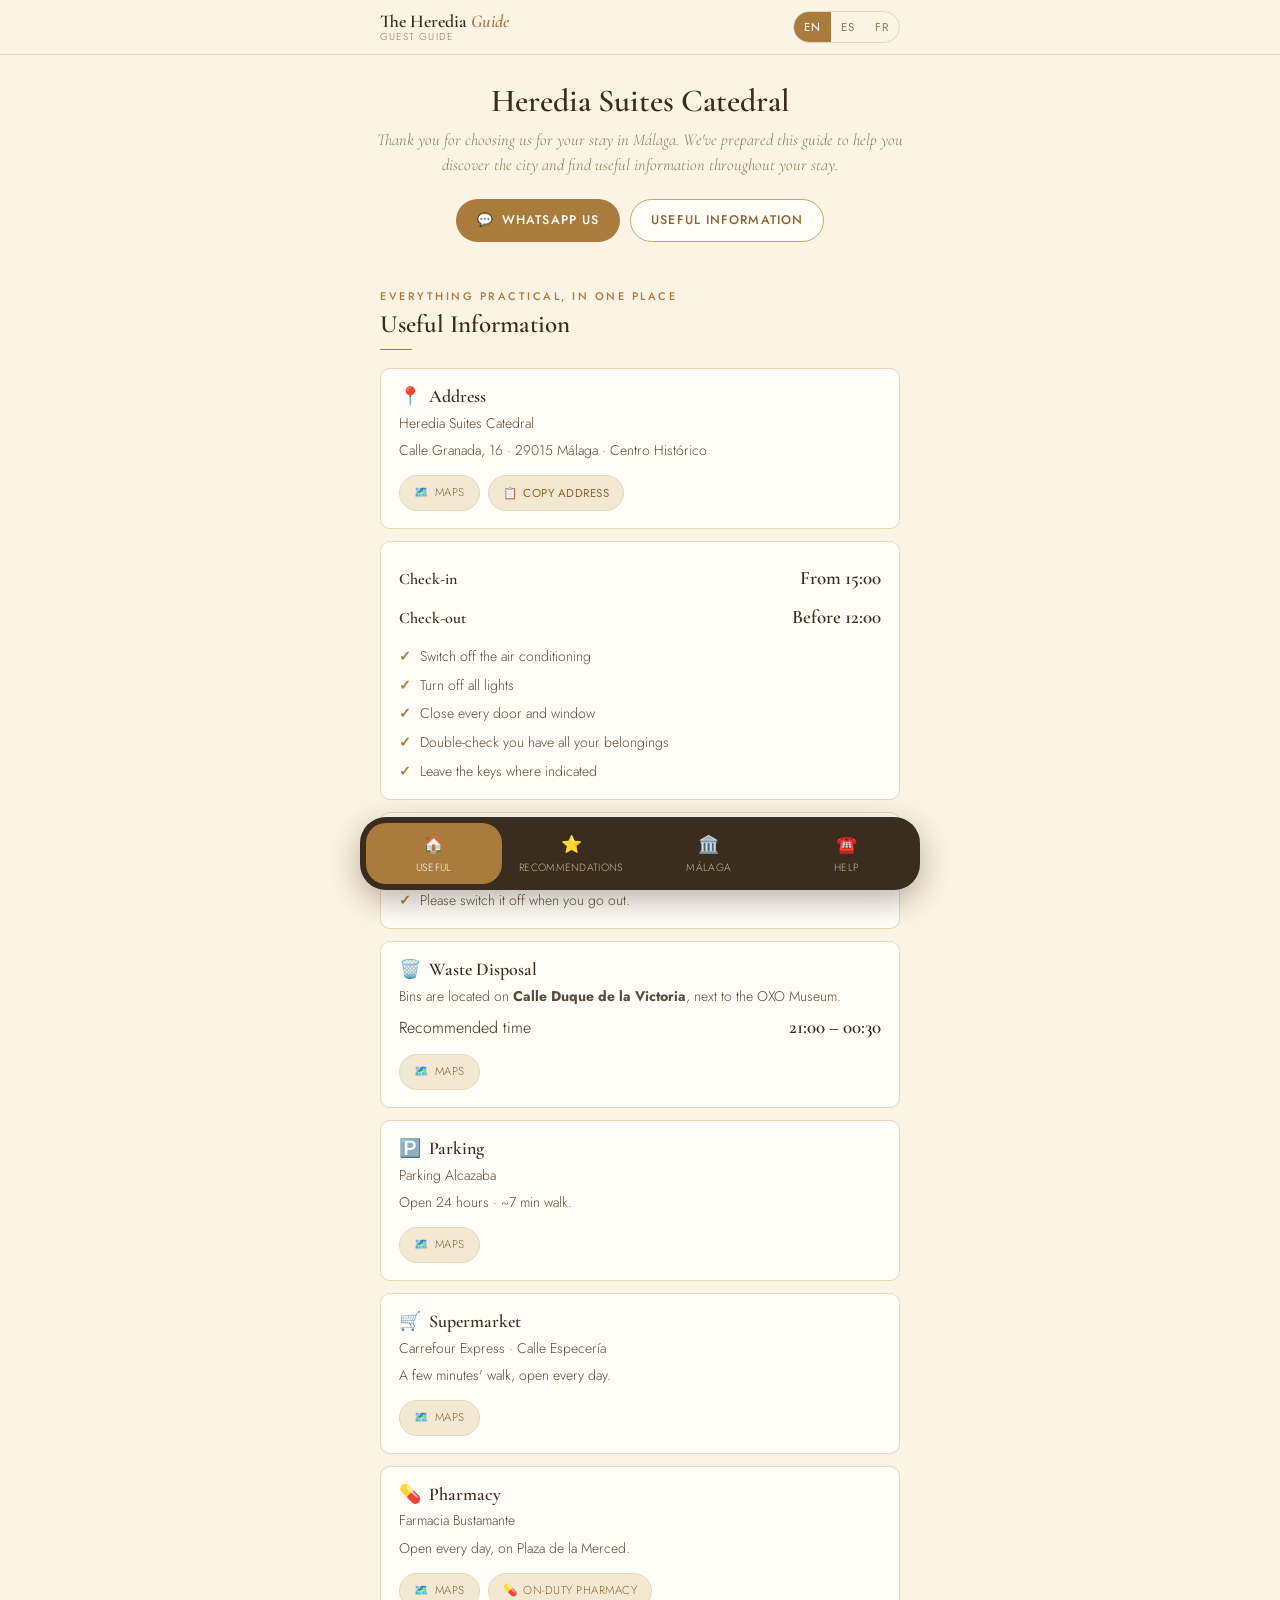
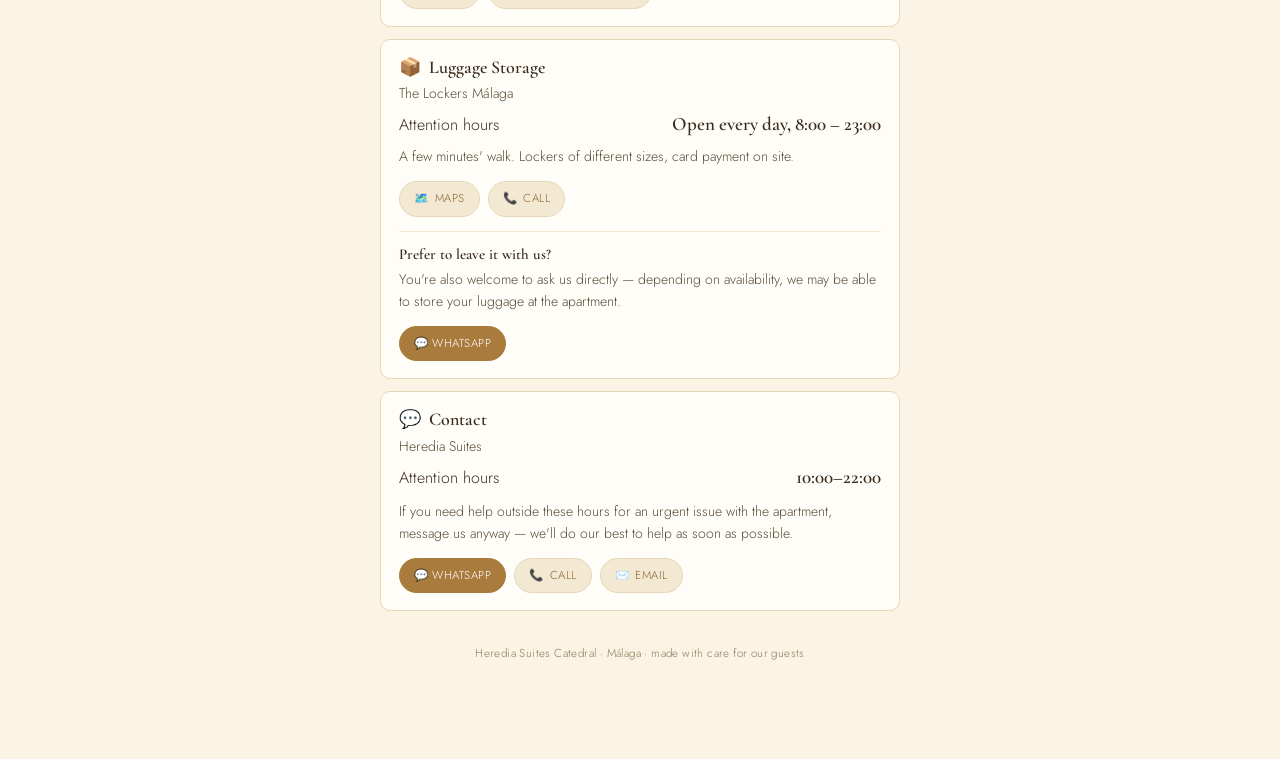
<file: index-6.html>
<!DOCTYPE html>
<html lang="en">
<head>
<meta charset="UTF-8">
<meta name="viewport" content="width=device-width, initial-scale=1.0, viewport-fit=cover">
<title>The Heredia Guide · Heredia Suites Catedral</title>
<meta name="description" content="Everything you need for a perfect stay in Málaga.">
<link rel="preconnect" href="https://fonts.googleapis.com">
<link href="https://fonts.googleapis.com/css2?family=Cormorant+Garamond:ital,wght@0,500;0,600;0,700;1,500;1,600&family=Jost:wght@300;400;500;600&display=swap" rel="stylesheet">
<style>
/* =====================================================================
   THE HEREDIA GUIDE — shared stylesheet
   Used by every building (catedral, centro, ...). Do not duplicate this
   file per building — only config.js changes between buildings.
===================================================================== */
:root{
  --cream:#fbf3e3; --paper:#fffdf8; --sand:#f3e9d3; --line:#e6d7b8;
  --gold:#a97c3e; --gold-deep:#8a6430; --gold-soft:#c9a463;
  --ink:#3a2c1e; --muted:#8c7a5e;
  --safe-b: env(safe-area-inset-bottom, 0px);
}
*{margin:0;padding:0;box-sizing:border-box;-webkit-tap-highlight-color:transparent}
html{scroll-behavior:smooth}
body{font-family:Jost,-apple-system,BlinkMacSystemFont,sans-serif;font-weight:300;color:var(--ink);
  background:var(--cream);line-height:1.55;padding-bottom:calc(78px + var(--safe-b))}
h1,h2,h3{font-family:'Cormorant Garamond',Georgia,serif;font-weight:600;color:var(--ink);line-height:1.15}
a{color:inherit;text-decoration:none}
button{font-family:inherit;cursor:pointer}
img{max-width:100%;display:block}
.wrap{max-width:560px;margin:0 auto;padding:0 20px}
.eyebrow{font-size:11px;letter-spacing:2.5px;text-transform:uppercase;color:var(--gold);font-weight:500}

/* ---- Panels: only one visible at a time (tab-style, not one long scroll) ---- */
.panel{display:none;padding:38px 0 6px}
.panel.active{display:block}
@media (prefers-reduced-motion: no-preference){
  .panel.active{animation:panelIn .28s ease}
  @keyframes panelIn{from{opacity:0;transform:translateY(6px)}to{opacity:1;transform:none}}
}
.sec-head{margin-bottom:18px}
.sec-head h2{font-size:25px;margin-top:5px}
.sec-head p.sub{font-family:'Cormorant Garamond',Georgia,serif;font-style:italic;color:var(--muted);
  font-size:15px;margin-top:6px}
.rule{width:32px;height:1px;background:var(--gold);margin-top:10px}

/* Accessibility: visible focus, skip link */
:focus-visible{outline:2px solid var(--gold-deep);outline-offset:2px}
.skip-link{position:absolute;left:-999px;top:0;background:var(--ink);color:#fff;padding:10px 16px;z-index:100}
.skip-link:focus{left:12px;top:12px}

/* ---- Top bar ---- */
header.top{position:sticky;top:0;z-index:30;background:rgba(251,243,227,.94);
  backdrop-filter:blur(8px);border-bottom:1px solid var(--line)}
.top-in{max-width:560px;margin:0 auto;padding:11px 20px;display:flex;align-items:center;justify-content:space-between}
.brand-block{line-height:1.1}
.brand{font-family:'Cormorant Garamond',serif;font-size:18px;font-weight:600}
.brand em{font-style:italic;color:var(--gold)}
.brand-sub{font-size:10px;letter-spacing:1.2px;text-transform:uppercase;color:var(--muted)}
.lang-toggle{display:flex;border:1px solid var(--line);border-radius:20px;overflow:hidden;flex-shrink:0}
.lang-toggle button{background:none;border:none;padding:7px 10px;font-size:11.5px;letter-spacing:1px;color:var(--muted);min-width:32px}
.lang-toggle button[aria-pressed="true"]{background:var(--gold);color:#fff}

/* ---- Hero ---- */
.hero{padding:28px 0 8px;text-align:center}
.hero h1{font-size:clamp(26px,7vw,32px)}
.hero p.tag{font-family:'Cormorant Garamond',Georgia,serif;font-style:italic;font-size:16.5px;color:var(--muted);margin-top:8px}
.hero-actions{display:flex;gap:10px;justify-content:center;margin-top:20px;flex-wrap:wrap}
.btn{display:inline-flex;align-items:center;gap:8px;padding:11px 20px;font-size:12.5px;letter-spacing:1.1px;
  text-transform:uppercase;border-radius:24px;font-weight:500;border:1px solid transparent}
.btn-gold{background:var(--gold);color:#fff}
.btn-line{border-color:var(--gold-soft);color:var(--gold-deep);background:var(--paper)}

/* ---- Cards ---- */
.card{background:var(--paper);border:1px solid var(--line);border-radius:10px;padding:17px 18px}
.card + .card{margin-top:12px}
.card h3{font-size:18px;display:flex;align-items:center;gap:8px}
.card .ico{font-size:18px}
.card p{font-size:14px;color:#5a4c39;margin-top:6px}
.card .row{display:flex;justify-content:space-between;gap:14px;align-items:baseline;margin-top:4px}
.card .row .val{font-family:'Cormorant Garamond',serif;font-size:19px;font-weight:600;color:var(--ink)}
.checklist{margin-top:10px;display:flex;flex-direction:column;gap:7px}
.checklist .it{display:flex;gap:9px;align-items:baseline;font-size:14px;color:#5a4c39}
.checklist .it::before{content:"✓";color:var(--gold);font-weight:600}
.card .foot{display:flex;gap:8px;margin-top:13px;flex-wrap:wrap}
.pill-btn{display:inline-flex;align-items:center;gap:6px;font-size:11.5px;letter-spacing:.5px;
  text-transform:uppercase;border:1px solid var(--line);border-radius:18px;padding:8px 14px;
  color:var(--gold-deep);background:var(--sand)}
.pill-btn.solid{background:var(--gold);color:#fff;border-color:var(--gold)}
.pill-btn:active{transform:scale(.97)}

/* ---- POI cards (places, food, transport...) ---- */
.poi-card{display:flex;justify-content:space-between;gap:12px;align-items:center}
.poi-card img{width:64px;height:64px;border-radius:8px;object-fit:cover;flex-shrink:0}
.poi-card .info h3{font-size:16.5px}
.poi-card .meta{font-size:12px;color:var(--muted);margin-top:3px;display:flex;gap:7px;flex-wrap:wrap}
.poi-card .go .pill-btn{white-space:nowrap}

/* ---- Nora's picks: bigger personality ---- */
.nora-card{background:var(--paper);border:1px solid var(--gold-soft);border-left:3px solid var(--gold);
  border-radius:10px;padding:18px 20px}
.nora-card + .nora-card{margin-top:12px}
.nora-card .kicker{font-family:'Cormorant Garamond',Georgia,serif;font-style:italic;font-size:13px;color:var(--gold-deep)}
.nora-card h3{font-size:20px;margin-top:3px}
.nora-card p{font-size:14.5px;color:#4c4030;margin-top:6px;font-style:italic;font-family:'Cormorant Garamond',Georgia,serif}
.nora-card .meta{font-size:12px;color:var(--muted);margin-top:8px}
.nora-card .foot{margin-top:12px}

/* ---- Favourites: collapsible categories ---- */
.fav-cat{border:1px solid var(--line);border-radius:10px;background:var(--paper);margin-bottom:10px;overflow:hidden}
.fav-cat summary{list-style:none;cursor:pointer;display:flex;align-items:center;justify-content:space-between;
  padding:14px 18px;font-family:'Cormorant Garamond',Georgia,serif;font-size:19px;font-weight:600}
.fav-cat summary::-webkit-details-marker{display:none}
.fav-cat summary .plus{color:var(--gold);font-size:20px;font-family:Jost;font-weight:400;transition:transform .25s}
.fav-cat[open] summary .plus{transform:rotate(45deg)}
.fav-cat .fav-items{padding:0 18px 16px;display:flex;flex-direction:column;gap:10px}
.fav-item{display:flex;justify-content:space-between;gap:12px;align-items:baseline;padding-top:10px;border-top:1px solid var(--sand)}
.fav-item:first-child{border-top:none;padding-top:0}
.fav-item .name{font-size:14.5px;font-weight:500}
.fav-item .desc{font-size:12.5px;color:var(--muted);margin-top:2px}
.fav-item .meta{font-size:11px;color:var(--muted);margin-top:2px}
.fav-item .go{flex-shrink:0}

/* ---- Bottom dock nav ---- */
.dock-wrap{position:fixed;left:0;right:0;bottom:0;z-index:40;display:flex;justify-content:center;
  padding:10px 12px calc(10px + var(--safe-b))}
.dock{display:flex;gap:2px;background:var(--ink);border-radius:26px;padding:6px;
  box-shadow:0 10px 30px rgba(58,44,30,.35);max-width:560px;width:100%}
.dock a{flex:1;display:flex;flex-direction:column;align-items:center;gap:2px;padding:8px 4px;
  border-radius:20px;color:#cbb98e;font-size:10.5px;letter-spacing:.3px;text-transform:uppercase}
.dock a .di{font-size:17px}
.dock a[aria-current="true"]{background:var(--gold);color:#fff}

/* ---- Emergency ---- */
.emg-band{background:var(--ink);color:var(--cream);border-radius:12px;padding:20px}
.emg-band .eyebrow{color:var(--gold-soft)}
.emg-band h2{color:#fff;font-size:21px;margin-top:6px}
.emg-grid{display:grid;grid-template-columns:1fr 1fr;gap:10px;margin-top:14px}
.emg-item{background:rgba(251,243,227,.06);border:1px solid rgba(251,243,227,.15);border-radius:8px;padding:11px}
.emg-item .k{font-size:10.5px;letter-spacing:1px;text-transform:uppercase;color:#cbb98e}
.emg-item .v{font-family:'Cormorant Garamond',serif;font-size:22px;font-weight:600;margin-top:2px}
.emg-item .v a{color:#fff}
.emg-band .note{font-size:12.5px;color:#d9cdb0;margin-top:12px;line-height:1.6}

/* ---- Review / closing band ---- */
.review-band{text-align:center;padding:30px 0 6px}
.review-band .stars{color:var(--gold);font-size:20px;letter-spacing:4px}
.review-band h2{margin-top:10px;font-size:23px}
.review-band p{font-size:13.5px;color:var(--muted);margin-top:6px}
.review-actions{display:flex;gap:10px;justify-content:center;margin-top:16px;flex-wrap:wrap}

footer.pg{text-align:center;padding:28px 0 18px;font-size:11.5px;color:var(--muted);letter-spacing:.4px}

.empty-note{font-size:12px;color:var(--muted);font-style:italic;padding:8px 2px}

@media (prefers-reduced-motion: reduce){
  html{scroll-behavior:auto}
}
::selection{background:var(--gold-soft);color:#fff}

</style>
</head>
<body>

<a class="skip-link" href="#main">Skip to content</a>

<header class="top">
  <div class="top-in">
    <div class="brand-block">
      <div class="brand">The Heredia <em>Guide</em></div>
      <div class="brand-sub" data-i18n="brand_sub">Guest Guide</div>
    </div>
    <div class="lang-toggle" role="group" aria-label="Language / Idioma / Langue">
      <button data-lang="en" aria-pressed="true">EN</button>
      <button data-lang="es" aria-pressed="false">ES</button>
      <button data-lang="fr" aria-pressed="false">FR</button>
    </div>
  </div>
</header>

<main id="main">

<div class="hero wrap">
  <h1 data-cfg="building.name">Heredia Suites Catedral</h1>
  <p class="tag" id="welcomeText"></p>
  <div class="hero-actions">
    <a class="btn btn-gold" data-wa href="#"><span>💬</span><span data-i18n="whatsapp_us">WhatsApp us</span></a>
    <a class="btn btn-line" href="#util" data-panel="util" data-i18n="see_useful">Useful information</a>
  </div>
</div>

<!-- ============ ÚTIL ============ -->
<section class="panel active" id="util" data-panel="util">
  <div class="wrap">
    <div class="sec-head">
      <div class="eyebrow" data-i18n="e_util">Everything practical, in one place</div>
      <h2 data-i18n="h_util">Useful Information</h2>
      <div class="rule"></div>
    </div>

    <div class="card">
      <h3>📍 <span data-i18n="address_title">Address</span></h3>
      <p data-cfg="building.name">Heredia Suites Catedral</p>
      <p id="addressLines"></p>
      <div class="foot">
        <a class="pill-btn" data-maps="building" target="_blank" rel="noopener noreferrer">🗺️ <span data-i18n="open_maps">Maps</span></a>
        <button class="pill-btn" id="copyAddressBtn">📋 <span data-i18n="copy_address">Copy address</span></button>
      </div>
    </div>

    <div class="card">
      <div class="row"><h3 style="font-size:16px" data-i18n="checkin_title">Check-in</h3>
        <span class="val"><span data-i18n="checkin_from">From</span> <span data-cfg="checkin">15:00</span></span></div>
      <div class="row" style="margin-top:10px"><h3 style="font-size:16px" data-i18n="checkout_title">Check-out</h3>
        <span class="val"><span data-i18n="checkout_before">Before</span> <span data-cfg="checkout">12:00</span></span></div>
      <div class="checklist" style="margin-top:14px">
        <div class="it" data-i18n="co_1">Switch off the air conditioning</div>
        <div class="it" data-i18n="co_2">Turn off all lights</div>
        <div class="it" data-i18n="co_3">Close every door and window</div>
        <div class="it" data-i18n="co_4">Double-check you have all your belongings</div>
        <div class="it" data-i18n="co_5">Leave the keys where indicated</div>
      </div>
    </div>

    <div class="card">
      <h3>❄️ <span data-i18n="ac_title">Air Conditioning</span></h3>
      <div class="checklist">
        <div class="it" data-i18n="ac_1">Keep doors and windows closed while it's running.</div>
        <div class="it" data-i18n="ac_2">Please switch it off when you go out.</div>
      </div>
    </div>

    <div class="card">
      <h3>🗑️ <span data-i18n="trash_title">Waste Disposal</span></h3>
      <p><span data-i18n="trash_text">Bins are located on</span> <b data-cfg="trash.street"></b>, <span data-cfg="trash.near"></span>.</p>
      <div class="row"><span data-i18n="trash_hours">Recommended time</span><span class="val" data-cfg="trash.hours"></span></div>
      <div class="foot"><a class="pill-btn" data-maps="trash" target="_blank" rel="noopener noreferrer">🗺️ <span data-i18n="open_maps">Maps</span></a></div>
    </div>

    <div class="card">
      <h3>🅿️ <span data-i18n="parking_title">Parking</span></h3>
      <p data-cfg="parking.name"></p>
      <p data-cfg="parking.note"></p>
      <div class="foot"><a class="pill-btn" data-maps="parking" target="_blank" rel="noopener noreferrer">🗺️ <span data-i18n="open_maps">Maps</span></a></div>
    </div>

    <div class="card">
      <h3>🛒 <span data-i18n="market_title">Supermarket</span></h3>
      <p data-cfg="market.name"></p>
      <p data-cfg="market.note"></p>
      <div class="foot"><a class="pill-btn" data-maps="market" target="_blank" rel="noopener noreferrer">🗺️ <span data-i18n="open_maps">Maps</span></a></div>
    </div>

    <div class="card">
      <h3>💊 <span data-i18n="pharmacy_title">Pharmacy</span></h3>
      <p data-cfg="pharmacy.name"></p>
      <p data-cfg="pharmacy.note"></p>
      <div class="foot">
        <a class="pill-btn" data-maps="pharmacy" target="_blank" rel="noopener noreferrer">🗺️ <span data-i18n="open_maps">Maps</span></a>
        <a class="pill-btn" id="guardiaBtn" target="_blank" rel="noopener noreferrer">💊 <span data-i18n="pharmacy_guardia">On-duty pharmacy</span></a>
      </div>
    </div>

    <div class="card" id="luggageCard">
      <h3>📦 <span data-i18n="luggage_title">Luggage Storage</span></h3>
      <p data-cfg="luggage.name"></p>
      <div class="row"><span data-i18n="contact_hours">Hours</span><span class="val" data-cfg="luggage.hours"></span></div>
      <p style="margin-top:8px" data-cfg="luggage.note"></p>
      <div class="foot">
        <a class="pill-btn" data-maps="luggage" target="_blank" rel="noopener noreferrer">🗺️ <span data-i18n="open_maps">Maps</span></a>
        <a class="pill-btn" id="luggageTelBtn" href="#">📞 <span data-i18n="call">Call</span></a>
      </div>
      <div style="margin-top:14px;padding-top:14px;border-top:1px solid var(--sand)">
        <h3 style="font-size:15px" data-i18n="luggage_ask_title">Prefer to leave it with us?</h3>
        <p data-cfg="luggage.askUs"></p>
        <div class="foot"><a class="pill-btn solid" data-wa href="#">💬 WhatsApp</a></div>
      </div>
    </div>

    <div class="card">
      <h3>💬 <span data-i18n="contact_title">Contact</span></h3>
      <p>Heredia Suites</p>
      <div class="row"><span data-i18n="contact_hours">Attention hours</span><span class="val" data-cfg="contact.hours"></span></div>
      <p style="margin-top:10px" data-i18n="contact_afterhours">If you need help outside these hours for an urgent issue with the apartment, message us anyway — we'll do our best to help as soon as possible.</p>
      <div class="foot">
        <a class="pill-btn solid" data-wa href="#">💬 WhatsApp</a>
        <a class="pill-btn" data-tel href="#">📞 <span data-i18n="call">Call</span></a>
        <a class="pill-btn" data-mail href="#">✉️ <span data-i18n="email">Email</span></a>
      </div>
    </div>
  </div>
</section>

<!-- ============ RECOMENDACIONES (Our Favourites) ============ -->
<section class="panel" id="reco" data-panel="reco">
  <div class="wrap">
    <div class="sec-head">
      <div class="eyebrow" data-i18n="e_comer">A curated selection, not a directory</div>
      <h2 data-i18n="h_comer">Our Favourites</h2>
      <div class="rule"></div>
    </div>
    <div id="favList"></div>
  </div>
</section>

<!-- ============ MÁLAGA (explore + beaches + shopping + transport) ============ -->
<section class="panel" id="malaga" data-panel="malaga">
  <div class="wrap">
    <div class="sec-head">
      <div class="eyebrow" data-i18n="e_malaga">Sorted by distance from your door</div>
      <h2 data-i18n="h_malaga">Explore Málaga</h2>
      <div class="rule"></div>
    </div>
    <div id="exploreList"></div>

    <div class="sec-head" style="margin-top:32px">
      <h2 data-i18n="h_beaches" style="font-size:21px">Beaches</h2>
    </div>
    <div id="beachList"></div>

    <div class="sec-head" style="margin-top:32px">
      <h2 data-i18n="h_shopping" style="font-size:21px">Shopping</h2>
    </div>
    <div id="shoppingList"></div>

    <div class="sec-head" style="margin-top:32px">
      <h2 data-i18n="h_transport" style="font-size:21px">Getting Around</h2>
    </div>
    <div id="transportList"></div>
    <div class="card" style="margin-top:12px">
      <h3>🚕 <span data-i18n="t_taxi">Taxi</span></h3>
      <p data-cfg="transport.taxi.note"></p>
      <div class="foot"><a class="pill-btn solid" id="taxiBtn"><span data-i18n="call">Call</span></a></div>
    </div>
    <div class="card" style="margin-top:12px">
      <h3>🧳 <span data-i18n="t_transfer">Airport Transfer</span></h3>
      <p data-i18n="transfer_text">Prefer a private transfer? We can arrange one for you — just ask.</p>
      <div class="foot"><a class="pill-btn solid" data-wa href="#">💬 WhatsApp</a></div>
    </div>
    <div class="card" style="margin-top:12px">
      <h3>🚗 Uber / Cabify</h3>
      <div class="foot">
        <a class="pill-btn" id="uberBtn" target="_blank" rel="noopener noreferrer">Uber</a>
        <a class="pill-btn" id="cabifyBtn" target="_blank" rel="noopener noreferrer">Cabify</a>
      </div>
    </div>
  </div>
</section>

<!-- ============ AYUDA (help + emergency + review) ============ -->
<section class="panel" id="ayuda" data-panel="ayuda">
  <div class="wrap">
    <div class="sec-head">
      <div class="eyebrow" data-i18n="e_help">We're here</div>
      <h2 data-i18n="h_help">Need Help?</h2>
      <div class="rule"></div>
    </div>
    <div class="card">
      <h3>💬 Heredia Suites</h3>
      <p data-i18n="help_text">Anything at all — just message us.</p>
      <div class="foot">
        <a class="pill-btn solid" data-wa href="#">💬 WhatsApp</a>
        <a class="pill-btn" data-tel href="#">📞 <span data-i18n="call">Call</span></a>
        <a class="pill-btn" data-mail href="#">✉️ <span data-i18n="email">Email</span></a>
      </div>
    </div>

    <div class="emg-band" style="margin-top:16px">
      <div class="eyebrow" data-i18n="e_emg">Just in case</div>
      <h2 data-i18n="h_emg">Emergency</h2>
      <div class="emg-grid">
        <div class="emg-item"><div class="k" data-i18n="emg_all">Emergencies</div><div class="v"><a href="tel:112">112</a></div></div>
        <div class="emg-item"><div class="k" data-i18n="emg_national">National Police</div><div class="v"><a href="tel:091">091</a></div></div>
        <div class="emg-item"><div class="k" data-i18n="emg_local">Local Police</div><div class="v"><a href="tel:092">092</a></div></div>
        <div class="emg-item"><div class="k" data-i18n="emg_fire">Fire Brigade</div><div class="v"><a href="tel:080">080</a></div></div>
      </div>
      <p class="note"><b data-i18n="emg_hospital">Nearest hospital</b>: Hospital Regional Universitario de Málaga.</p>
      <p class="note" data-i18n="emg_note">For any urgent issue with the apartment, please contact Heredia Suites as well.</p>
    </div>

    <div class="review-band" id="reviewBand">
      <div class="stars">★★★★★</div>
      <h2 data-i18n="review_title">We hope you enjoyed your stay</h2>
      <p data-i18n="review_text">If everything went well, it would mean a lot if you took a minute to leave us a review.</p>
      <div class="review-actions">
        <a class="btn btn-gold" data-review="booking" target="_blank" href="#" data-i18n="review_booking">Review on Booking</a>
        <a class="btn btn-line" data-review="google" target="_blank" href="#" data-i18n="review_google">Review on Google</a>
        <a class="btn btn-line" data-review="rebook" target="_blank" href="#" data-i18n="review_rebook">Book with us again</a>
      </div>
    </div>
  </div>
</section>

</main>

<footer class="pg wrap">
  Heredia Suites Catedral · Málaga · <span data-i18n="footer_made">made with care for our guests</span>
</footer>

<div class="dock-wrap">
  <nav class="dock" id="dock" aria-label="Section navigation">
    <a href="#util" data-panel="util" aria-current="true"><span class="di">🏠</span><span data-i18n="nav_util">Useful</span></a>
    <a href="#reco" data-panel="reco"><span class="di">⭐</span><span data-i18n="nav_reco">Recommendations</span></a>
    <a href="#malaga" data-panel="malaga"><span class="di">🏛️</span><span data-i18n="nav_malaga">Málaga</span></a>
    <a href="#ayuda" data-panel="ayuda"><span class="di">☎️</span><span data-i18n="nav_ayuda">Help</span></a>
  </nav>
</div>



<script>
/* =====================================================================
   THE HEREDIA GUIDE — shared UI dictionary (EN / ES / FR)
   This file holds interface text only (labels, buttons, headings).
   Business content (place names, descriptions) lives in each
   building's config.js, already written in all three languages there.
   Shared between all buildings — do not duplicate per building.
===================================================================== */
var I18N = {
  brand_sub:            { en:"Guest Guide",                     es:"Guía del huésped",             fr:"Guide du séjour" },
  whatsapp_us:           { en:"WhatsApp us",                     es:"Escríbenos",                    fr:"Écrivez-nous sur WhatsApp" },
  see_useful:            { en:"Useful information",              es:"Información útil",              fr:"Informations utiles" },
  discover_malaga:       { en:"Discover Málaga",                 es:"Descubre Málaga",               fr:"Découvrir Málaga" },

  // Nav (4 tabs)
  nav_util:              { en:"Useful",         es:"Útil",           fr:"Utile" },
  nav_reco:              { en:"Recommendations", es:"Recomendaciones", fr:"Recommandations" },
  nav_malaga:            { en:"Málaga",          es:"Málaga",         fr:"Málaga" },
  nav_ayuda:             { en:"Help",            es:"Ayuda",          fr:"Aide" },

  h_util:                { en:"Useful Information",              es:"Información Útil",              fr:"Informations Utiles" },
  e_util:                { en:"Everything practical, in one place", es:"Todo lo práctico, en un solo lugar", fr:"Tout le pratique, au même endroit" },

  address_title:         { en:"Address",                         es:"Dirección",                     fr:"Adresse" },
  copy_address:          { en:"Copy address",                    es:"Copiar dirección",               fr:"Copier l'adresse" },
  copied:                { en:"✓ Copied",                        es:"✓ Copiado",                      fr:"✓ Copié" },
  open_maps:             { en:"Maps",                             es:"Mapa",                           fr:"Itinéraire" },
  call:                  { en:"Call",                             es:"Llamar",                         fr:"Appeler" },
  email:                 { en:"Email",                            es:"Correo",                         fr:"E-mail" },

  checkin_title:         { en:"Check-in",                        es:"Check-in",                       fr:"Arrivée" },
  checkin_from:          { en:"From",                             es:"A partir de las",                fr:"À partir de" },
  checkout_title:        { en:"Check-out",                       es:"Check-out",                      fr:"Départ" },
  checkout_before:       { en:"Before",                           es:"Antes de las",                   fr:"Avant" },
  co_1:                  { en:"Switch off the air conditioning",  es:"Apaga el aire acondicionado",    fr:"Éteignez la climatisation" },
  co_2:                  { en:"Turn off all lights",               es:"Apaga las luces",                fr:"Éteignez toutes les lumières" },
  co_3:                  { en:"Close every door and window",      es:"Cierra puertas y ventanas",       fr:"Fermez toutes les portes et fenêtres" },
  co_4:                  { en:"Double-check you have all your belongings", es:"Comprueba que has recogido todas tus pertenencias", fr:"Vérifiez que vous avez toutes vos affaires" },
  co_5:                  { en:"Leave the keys where indicated",   es:"Deja las llaves en el lugar indicado", fr:"Laissez les clés à l'endroit indiqué" },

  ac_title:              { en:"Air Conditioning",                 es:"Aire Acondicionado",             fr:"Climatisation" },
  ac_1:                  { en:"Keep doors and windows closed while it's running.", es:"Mantén puertas y ventanas cerradas mientras esté encendido.", fr:"Gardez portes et fenêtres fermées pendant son fonctionnement." },
  ac_2:                  { en:"Please switch it off when you go out.", es:"Apágalo cuando salgas del apartamento.", fr:"Merci de l'éteindre en sortant." },

  trash_title:           { en:"Waste Disposal",                   es:"Basura",                        fr:"Poubelles" },
  trash_text:            { en:"Bins are located on",              es:"Los contenedores se encuentran en", fr:"Les poubelles se trouvent" },
  trash_hours:           { en:"Recommended time",                 es:"Horario recomendado",            fr:"Horaire recommandé" },

  parking_title:         { en:"Parking",                          es:"Aparcamiento",                  fr:"Parking" },
  market_title:          { en:"Supermarket",                      es:"Supermercado",                  fr:"Supermarché" },
  pharmacy_title:        { en:"Pharmacy",                         es:"Farmacia",                       fr:"Pharmacie" },
  pharmacy_guardia:      { en:"On-duty pharmacy",                 es:"Farmacia de guardia",            fr:"Pharmacie de garde" },
  luggage_title:         { en:"Luggage Storage",                  es:"Consigna de Equipaje",           fr:"Consigne à Bagages" },
  luggage_text:          { en:"Need to store your bags before check-in or after check-out? We recommend a nearby luggage storage service.", es:"Si necesitas guardar tus maletas antes del check-in o después del check-out, recomendamos un servicio de consigna cercano.", fr:"Besoin de déposer vos bagages avant l'arrivée ou après le départ ? Nous recommandons une consigne à bagages à proximité." },
  luggage_pending:       { en:"We're finalising the details of this service — ask us and we'll point you to the best option nearby.", es:"Estamos confirmando los detalles de este servicio — pregúntanos y te indicamos la mejor opción cercana.", fr:"Nous finalisons les détails de ce service — demandez-nous et nous vous indiquerons la meilleure option à proximité." },
  luggage_ask_title:     { en:"Prefer to leave it with us?",      es:"¿Prefieres dejarlo con nosotros?", fr:"Vous préférez nous le confier ?" },

  contact_title:         { en:"Contact",                          es:"Contacto",                       fr:"Contact" },
  contact_hours:         { en:"Attention hours",                  es:"Horario de atención",            fr:"Horaires d'assistance" },
  contact_afterhours:    { en:"If you need help outside these hours for an urgent issue with the apartment, message us anyway — we'll do our best to help as soon as possible.",
                            es:"Si necesitas ayuda fuera de este horario por una incidencia urgente relacionada con el apartamento, escríbenos igualmente e intentaremos ayudarte lo antes posible.",
                            fr:"Si vous avez besoin d'aide en dehors de ces horaires pour un problème urgent lié à l'appartement, écrivez-nous quand même — nous ferons de notre mieux pour vous aider au plus vite." },

  h_comer:               { en:"Our Favourites",                   es:"Nuestros Favoritos",             fr:"Nos Favoris" },
  e_comer:               { en:"A curated selection, not a directory", es:"No es un directorio, es una selección cuidada", fr:"Une sélection soignée, pas un annuaire" },

  h_malaga:              { en:"Explore Málaga",                   es:"Descubre Málaga",                fr:"Découvrir Málaga" },
  e_malaga:              { en:"Sorted by distance from your door", es:"Ordenado por distancia desde tu puerta", fr:"Classé par distance depuis votre porte" },
  h_beaches:             { en:"Beaches",                          es:"Playas",                        fr:"Plages" },
  h_shopping:            { en:"Shopping",                         es:"Compras",                       fr:"Shopping" },
  h_transport:           { en:"Getting Around",                   es:"Transporte",                     fr:"Se Déplacer" },
  t_airport:             { en:"Airport",                          es:"Aeropuerto",                     fr:"Aéroport" },
  t_train:               { en:"Train Station",                   es:"Estación de Tren",                fr:"Gare" },
  t_taxi:                { en:"Taxi",                             es:"Taxi",                           fr:"Taxi" },
  t_transfer:            { en:"Airport Transfer",                 es:"Transfer",                        fr:"Transfert" },
  transfer_text:         { en:"Prefer a private transfer? We can arrange one for you — just ask.",
                            es:"¿Prefieres un transfer privado? Podemos organizarte uno — solo pregúntanos.",
                            fr:"Vous préférez un transfert privé ? Nous pouvons vous en organiser un — demandez-nous simplement." },

  h_help:                { en:"Need Help?",                       es:"¿Necesitas Ayuda?",              fr:"Besoin d'Aide ?" },
  e_help:                { en:"We're here",                       es:"Estamos aquí",                   fr:"Nous sommes là" },
  help_text:             { en:"Anything at all — just message us.", es:"Cualquier cosa — solo escríbenos.", fr:"N'importe quoi — écrivez-nous simplement." },
  h_emg:                 { en:"Emergency",                         es:"Emergencias",                    fr:"Urgences" },
  e_emg:                 { en:"Just in case",                     es:"Por si acaso",                   fr:"Au cas où" },
  emg_all:               { en:"Emergencies",                       es:"Emergencias",                    fr:"Urgences" },
  emg_national:          { en:"National Police",                  es:"Policía Nacional",               fr:"Police Nationale" },
  emg_local:             { en:"Local Police",                     es:"Policía Local",                  fr:"Police Municipale" },
  emg_fire:              { en:"Fire Brigade",                     es:"Bomberos",                       fr:"Pompiers" },
  emg_hospital:          { en:"Nearest hospital",                 es:"Hospital más cercano",           fr:"Hôpital le plus proche" },
  emg_note:              { en:"For any urgent issue with the apartment, please contact Heredia Suites as well.",
                            es:"Para cualquier incidencia urgente relacionada con el apartamento, contacta también con Heredia Suites.",
                            fr:"Pour tout problème urgent concernant l'appartement, contactez également Heredia Suites." },

  review_title:          { en:"We hope you enjoyed your stay",    es:"Esperamos que hayas disfrutado tu estancia", fr:"Nous espérons que vous avez passé un excellent séjour" },
  review_text:           { en:"If everything went well, it would mean a lot if you took a minute to leave us a review.",
                            es:"Si todo ha ido bien, nos ayudaría muchísimo que dedicaras un minuto a dejarnos una reseña.",
                            fr:"Si tout s'est bien passé, cela compterait beaucoup pour nous si vous preniez une minute pour nous laisser un avis." },
  review_booking:        { en:"Review on Booking",                es:"Reseña en Booking",               fr:"Avis sur Booking" },
  review_google:         { en:"Review on Google",                 es:"Reseña en Google",                fr:"Avis sur Google" },
  review_rebook:         { en:"Book with us again",                es:"Volver a reservar",               fr:"Réserver à nouveau avec nous" },
  footer_made:           { en:"made with care for our guests",    es:"hecho con cariño para nuestros huéspedes", fr:"conçu avec soin pour nos hôtes" },

  walk_min:              { en:"min walk",                          es:"min andando",                    fr:"min à pied" },
  recommends:            { en:"Nora recommends",                  es:"Recomendado por Nora",           fr:"Recommandé par Nora" },
};

</script>
<script>
/* =====================================================================
   THE HEREDIA GUIDE — configuration for HEREDIA SUITES CATEDRAL
   To create the Centro version: copy the /catedral folder, rename it
   /centro, and edit only this file. Nothing else needs to change.

   Fields marked PENDING must be completed before publishing — the
   engine automatically hides anything left as "PENDING".
===================================================================== */
var CONFIG = {

  building: {
    id: "catedral",
    name: "Heredia Suites Catedral",
    addressLines: ["Calle Granada, 16", "29015 Málaga", "Centro Histórico"],
    address: "Calle Granada, 16, 29015 Málaga",
    lat: 36.7217256, lng: -4.4210037,
    place_id: "ChIJXXlBKr73cg0RNTdEM9VV5nQ"
  },

  checkin: "15:00",
  checkout: "12:00",

  welcome: {
    en: "Thank you for choosing us for your stay in Málaga. We've prepared this guide to help you discover the city and find useful information throughout your stay.",
    es: "Gracias por elegirnos para tu estancia en Málaga. Hemos preparado esta guía para ayudarte a descubrir la ciudad y resolver cualquier duda durante tu estancia.",
    fr: "Merci de nous avoir choisis pour votre séjour à Málaga. Nous avons préparé ce guide pour vous aider à découvrir la ville et trouver des informations utiles tout au long de votre séjour."
  },
  contact: {
    phoneDisplay: "+34 614 70 05 26",
    phoneDial: "+34614700526",
    email: "nora@heredia21.com",
    hours: "10:00–22:00",
    whatsappMsg: {
      en: "Hi, I'm staying at Heredia Suites Catedral and I need help with…",
      es: "Hola, estoy alojado/a en Heredia Suites Catedral y necesito ayuda con…"
    }
  },

  trash: {
    street: "Calle Duque de la Victoria",
    near: { en: "next to the OXO Museum", es: "junto al Museo OXO", fr: "juste à côté du musée OXO" },
    hours: "21:00 – 00:30",
    lat: 36.7213851, lng: -4.419564 // corner of C. Duque de la Victoria, next to OXO
  },

  parking: {
    name: "Parking Alcazaba",
    lat: 36.722459, lng: -4.416423,
    place_id: "ChIJjTrKFQD3cg0R0vc135DnfR4",
    note: { en: "Open 24 hours · ~7 min walk.", es: "Abierto 24 horas · ~7 min andando.", fr: "Ouvert 24h/24 · ~7 min à pied." }
  },

  market: {
    name: "Carrefour Express · Calle Especería",
    lat: 36.7208382, lng: -4.4231736,
    place_id: "ChIJx-bUY1n3cg0RBFAtBt-Qk-o",
    note: { en: "A few minutes' walk, open every day.", es: "A pocos minutos andando, abierto todos los días.", fr: "À quelques minutes à pied, ouvert tous les jours." }
    // TODO (config-ready, not yet enabled): add Mercadona as an alternative once confirmed
  },

  pharmacy: {
    name: "Farmacia Bustamante",
    lat: 36.722819, lng: -4.417582,
    place_id: "ChIJu972DcD3cg0RD1aZjDjaAOM",
    note: { en: "Open every day, on Plaza de la Merced.", es: "Abierta todos los días, en la Plaza de la Merced.", fr: "Ouverte tous les jours, sur la Plaza de la Merced." },
    guardiaLink: "https://www.google.com/search?q=farmacia+de+guardia+malaga+hoy"
  },

  // Luggage storage — address confirmed by Nora (Calle Carretería is correct).
  luggage: {
    enabled: true,
    name: "The Lockers Málaga",
    lat: 36.7221968, lng: -4.4244186,
    place_id: "ChIJSyOQpcH3cg0R_7xm8qiGzfw",
    phone: "+34690291941",
    hours: { en: "Open every day, 8:00 – 23:00", es: "Abierto todos los días, de 8:00 a 23:00", fr: "Ouvert tous les jours, de 8h00 à 23h00" },
    note: { en: "A few minutes' walk. Lockers of different sizes, card payment on site.",
            es: "A pocos minutos andando. Taquillas de varios tamaños, pago con tarjeta en el propio local.",
            fr: "À quelques minutes à pied. Casiers de différentes tailles, paiement par carte sur place." },
    // Soft, conditional offer — availability isn't guaranteed, so this is framed
    // as "ask us" rather than a firm promise. Edit or remove if it doesn't apply.
    askUs: { en: "You're also welcome to ask us directly — depending on availability, we may be able to store your luggage at the apartment.",
             es: "También puedes preguntarnos directamente — según disponibilidad, es posible que podamos guardar tu equipaje en el propio apartamento.",
             fr: "Vous pouvez aussi nous demander directement — selon la disponibilité, il se peut que nous puissions garder vos bagages dans l'appartement." }
  },

  // ================= OUR FAVOURITES (by category, collapsible) =================
  // One-line editorial notes only — no ratings, no invented hours/prices.
  favourites: [
    { cat:{en:"Breakfast", es:"Desayuno", fr:"Petit-déjeuner"}, ico:"🥐", items:[
      { name:"Brunchit", lat:36.7229788, lng:-4.423937, place_id:"ChIJb7BN3L33cg0RcNeZR_harK0", rec:true,
        note:{en:"Beautifully presented plates, always busy.", es:"Platos muy cuidados, siempre lleno.", fr:"Des assiettes soignées, toujours plein de monde."} },
      { name:"Casa Aranda", lat:36.7187853, lng:-4.4234052, place_id:"ChIJCRDH1JX3cg0R0-Mv4DUFOGs",
        note:{en:"Churros & hot chocolate since 1932.", es:"Churros y chocolate desde 1932.", fr:"Churros et chocolat chaud depuis 1932."} },
      { name:"La Canasta", lat:36.722181, lng:-4.417779, place_id:"ChIJbyM-Lqn3cg0RZr-X5CZvmHA",
        note:{en:"Old-school bakery, good coffee.", es:"Panadería de toda la vida, buen café.", fr:"Boulangerie traditionnelle, bon café."} },
    ]},
    { cat:{en:"Coffee", es:"Café", fr:"Café"}, ico:"☕", items:[
      { name:"Next Level Specialty Coffee", lat:36.7177751, lng:-4.4241464, place_id:"ChIJ3w9CMlv3cg0RcAxVa6fnljY",
        note:{en:"Serious coffee, small and popular.", es:"Café de especialidad, pequeño y muy solicitado.", fr:"Café de spécialité, petit et très prisé."} },
      { name:"Santa Coffee", lat:36.71685, lng:-4.4233293, place_id:"ChIJwZZTHZT3cg0RfvGpYbV2qnA",
        note:{en:"Relaxed Mediterranean vibe, great juices.", es:"Ambiente mediterráneo relajado, buenos zumos.", fr:"Ambiance méditerranéenne détendue, excellents jus."} },
      { name:"Mia Coffee", lat:36.7164714, lng:-4.4228525, place_id:"ChIJpZpVBb73cg0R0chj8Gz6AOw",
        note:{en:"Small, family-run, excellent beans.", es:"Pequeño, familiar, café excelente.", fr:"Petit établissement familial, café excellent."} },
    ]},
    { cat:{en:"Tapas", es:"Tapas", fr:"Tapas"}, ico:"🍷", items:[
      { name:"El Tapeo de Cervantes", lat:36.7239612, lng:-4.4193114, place_id:"ChIJKzfemL_3cg0RKTL3Ih44eLQ", rec:true,
        note:{en:"Book ahead — small, intimate, excellent.", es:"Reserva con antelación — pequeño e intenso, excelente.", fr:"Réservez à l'avance — petit, intime, excellent."} },
      { name:"Los Gatos", lat:36.7223443, lng:-4.4197876, place_id:"ChIJ687nxL_3cg0RIAf0vtkvQHs",
        note:{en:"Lively, central, great mini burgers.", es:"Animado, céntrico, muy buenas mini burgers.", fr:"Animé, central, d'excellents mini-burgers."} },
      { name:"Uvedoble Taberna", lat:36.7206679, lng:-4.4174263, place_id:"ChIJb3U1tur3cg0RmrHODNDVXSI",
        note:{en:"Creative tapas opposite the Roman Theatre.", es:"Tapas creativas frente al Teatro Romano.", fr:"Tapas créatives en face du Théâtre Romain."} },
      { name:"Mesón Mariano", lat:36.7226273, lng:-4.4199214, place_id:"ChIJuf-uxb_3cg0RmAprNhlXWN0",
        note:{en:"Local favourite, arrive early.", es:"Muy querido por los locales, llega pronto.", fr:"Très apprécié des habitants, arrivez tôt."} },
      { name:"El Pimpi", lat:36.7219304, lng:-4.4181336, place_id:"ChIJ7a2TAMD3cg0RD8K-iOjCzIo",
        note:{en:"An institution — historic bodega, always full.", es:"Una institución — bodega histórica, siempre lleno.", fr:"Une institution — bodega historique, toujours plein."} },
    ]},
    { cat:{en:"Málaga Cuisine", es:"Cocina Malagueña", fr:"Cuisine Malaguène"}, ico:"🥘", items:[
      { name:"El Pimpi", lat:36.7219304, lng:-4.4181336, place_id:"ChIJ7a2TAMD3cg0RD8K-iOjCzIo",
        note:{en:"Traditional dishes, unbeatable atmosphere.", es:"Platos tradicionales, ambiente inigualable.", fr:"Plats traditionnels, ambiance incomparable."} },
      { name:"Mesón Mariano", lat:36.7226273, lng:-4.4199214, place_id:"ChIJuf-uxb_3cg0RmAprNhlXWN0",
        note:{en:"Simple menu, everything done very well.", es:"Carta sencilla, todo muy bien hecho.", fr:"Carte simple, tout est très bien fait."} },
      { name:"El Refectorium Catedral", lat:36.7196583, lng:-4.4189056, place_id:"ChIJG1tNO5X3cg0RaqNOGBM8CC8",
        note:{en:"Classic dining with cathedral views.", es:"Cocina clásica con vistas a la catedral.", fr:"Cuisine classique avec vue sur la cathédrale."} },
    ]},
    { cat:{en:"Seafood", es:"Pescado", fr:"Poisson"}, ico:"🐟", items:[
      { name:"Los Mellizos", lat:36.7188768, lng:-4.4210022, place_id:"ChIJY9gqVJT3cg0RYfj2c1GBmNk",
        note:{en:"Fresh and generous, tucked in a side street.", es:"Fresco y abundante, en una callejuela escondida.", fr:"Frais et généreux, niché dans une ruelle discrète."} },
      { name:"Taberna Casa Don Vicente", lat:36.718319, lng:-4.422298, place_id:"ChIJP-8nN5T3cg0RkiMeFC6hRDc",
        note:{en:"Grilled cuttlefish, proper Andalusian flavour.", es:"Choco a la plancha, sabor andaluz de verdad.", fr:"Seiche grillée, une authentique saveur andalouse."} },
    ]},
    { cat:{en:"Italian", es:"Italiano", fr:"Italien"}, ico:"🍝", items:[
      { name:"Terra Mia", lat:36.7212029, lng:-4.4200978, place_id:"ChIJsVzQZJX3cg0Rpv6FwZsn2Mg",
        note:{en:"Reliable, tasty, always a queue.", es:"Fiable, sabroso, siempre con cola.", fr:"Fiable, savoureux, toujours une file d'attente."} },
      { name:"Trattoria Mamma Mia", lat:36.7202973, lng:-4.4223687, place_id:"ChIJXVbQHpv3cg0R8yK-5Og8eJk",
        note:{en:"Thin-crust pizza in the historic centre.", es:"Pizza de masa fina en pleno centro histórico.", fr:"Pizza à pâte fine en plein centre historique."} },
    ]},
    { cat:{en:"Drinks", es:"Copas", fr:"Boissons"}, ico:"🍸", items:[
      { name:"Renard Cocktail Club", lat:36.721385, lng:-4.419564, place_id:"ChIJlYw0Z5X3cg0RRDU7K2vBB48", rec:true,
        note:{en:"Menu reads like a novel, cocktails to match.", es:"La carta se lee como una novela, y los cócteles están a la altura.", fr:"La carte se lit comme un roman, et les cocktails sont à la hauteur."} },
      { name:"La Terraza de Valeria", lat:36.7171428, lng:-4.4207718, place_id:"ChIJlaIwYpT3cg0RXxjfq3DhbuY",
        note:{en:"Rooftop views over the marina.", es:"Vistas al puerto desde la azotea.", fr:"Vue sur le port depuis la terrasse."} },
    ]},
    { cat:{en:"Ice Cream", es:"Helados", fr:"Glaces"}, ico:"🍦", items:[
      { name:"Casa Mira", lat:36.719465, lng:-4.421489, place_id:"ChIJjWZZupX3cg0RC4chqyYyMog", rec:true,
        note:{en:"Since 1890 — try the turrón flavour.", es:"Desde 1890 — prueba el sabor a turrón.", fr:"Depuis 1890 — essayez le parfum turrón."} },
      { name:"Bico de Xeado", lat:36.722944, lng:-4.420525, place_id:"ChIJS-F-tb_3cg0RVAhfwLo869E",
        note:{en:"Real ingredients, honestly excellent.", es:"Ingredientes reales, sencillamente excelente.", fr:"De vrais ingrédients, tout simplement excellent."} },
    ]},
  ],

  // ================= DISCOVER MÁLAGA (sorted by distance) =================
  // img left empty on purpose — no unauthorised photos used. Add your own
  // photo paths (e.g. "media/cathedral.webp") when ready; cards degrade
  // gracefully to an icon when no image is set.
  explore: [
    { name:"Málaga Cathedral", ico:"⛪", lat:36.7201678, lng:-4.4193106, place_id:"ChIJjanOEZX3cg0R-hlvsHnCw_w",
      note:{en:"Baroque grandeur in the historic centre.", es:"Grandeza barroca en pleno centro histórico.", fr:"Grandeur baroque en plein centre historique."} },
    { name:"Picasso Museum", ico:"🎨", lat:36.7217363, lng:-4.4184291, place_id:"ChIJt3AqVJX3cg0RuStMhenHghw",
      note:{en:"200+ works, in the city where he was born.", es:"Más de 200 obras, en la ciudad donde nació.", fr:"Plus de 200 œuvres, dans la ville où il est né."} },
    { name:"Roman Theatre", ico:"🏺", lat:36.7211729, lng:-4.416823, place_id:"ChIJM8NJoOr3cg0RKUe-SadD5oU",
      note:{en:"Free to visit, right beneath the Alcazaba.", es:"Entrada libre, a los pies de la Alcazaba.", fr:"Entrée gratuite, juste au pied de l'Alcazaba."} },
    { name:"Alcazaba", ico:"🏰", lat:36.7211348, lng:-4.4158666, place_id:"ChIJxSK7oOr3cg0RZ7K4v2udaYQ",
      note:{en:"Moorish fortress with the best views over the city.", es:"Fortaleza árabe con las mejores vistas de la ciudad.", fr:"Forteresse maure offrant la plus belle vue sur la ville."} },
    { name:"Málaga Park", ico:"🌴", lat:36.7191148, lng:-4.4156899, place_id:"ChIJ2Uh4w5T3cg0RkHSZoZ-K09A",
      note:{en:"Palm-lined boulevards, lovely shaded walk.", es:"Paseos entre palmeras, ideal con sombra.", fr:"Allées bordées de palmiers, agréable promenade à l'ombre."} },
    { name:"Muelle Uno", ico:"⚓", lat:36.7173576, lng:-4.4130168, place_id:"ChIJo3DE5-j3cg0RQ8BidXnADiI",
      note:{en:"Marina promenade with shops, bars and sea views.", es:"Paseo del puerto con tiendas, bares y vistas al mar.", fr:"Promenade du port avec boutiques, bars et vue sur la mer."} },
    { name:"Malagueta Beach", ico:"🏖️", lat:36.7192893, lng:-4.4024568, place_id:"ChIJTU5q9e73cg0RpwMiC3E5ysM",
      note:{en:"The city's beach — sand, sea and chiringuitos.", es:"La playa de la ciudad: arena, mar y chiringuitos.", fr:"La plage de la ville : sable, mer et chiringuitos."} },
  ],

  beaches: [
    { name:"Malagueta Beach", ico:"🏖️", lat:36.7192893, lng:-4.4024568, place_id:"ChIJTU5q9e73cg0RpwMiC3E5ysM",
      note:{en:"The closest, easiest beach on foot.", es:"La playa urbana más cercana y accesible caminando.", fr:"La plage la plus proche, facilement accessible à pied."} },
    { name:"La Caleta Beach", ico:"🏖️", lat:36.7223605, lng:-4.3943407, place_id:"ChIJ5QwdgeNZcg0Redrkp4UWIa0",
      note:{en:"Quieter, along the seafront promenade — a longer walk or short bus ride.", es:"Más tranquila, siguiendo el paseo marítimo — paseo largo o autobús corto.", fr:"Plus calme, le long de la promenade maritime — une longue marche ou un court trajet en bus."} },
    { name:"Pedregalejo", ico:"🏖️", lat:36.7210866, lng:-4.3717303, place_id:"ChIJwZZnqz9Ycg0R3gNMwDLLcEM",
      note:{en:"Old fishing quarter, great for seafood — best reached by bus or taxi.", es:"Antiguo barrio marinero, ideal para comer pescado — mejor en autobús o taxi.", fr:"Ancien quartier de pêcheurs, idéal pour le poisson — mieux vaut y aller en bus ou en taxi."} },
  ],

  shopping: [
    { name:"Calle Marqués de Larios", ico:"🛍️", lat:36.7194687, lng:-4.421575, place_id:"ChIJX_OksZX3cg0RBuCwuIlH1PM",
      note:{en:"Málaga's main shopping street, right in the centre.", es:"La calle comercial principal de Málaga, en pleno centro.", fr:"La principale rue commerçante de Málaga, en plein centre."} },
    { name:"El Corte Inglés", ico:"🏬", lat:36.716992, lng:-4.4279328, place_id:"ChIJ6RqJ0JX3cg0RD7HUzZwEadk",
      note:{en:"Department store, a little further out.", es:"Grandes almacenes, algo más alejado.", fr:"Grand magasin, un peu plus loin."} },
    { name:"Muelle Uno", ico:"⚓", lat:36.7173576, lng:-4.4130168, place_id:"ChIJo3DE5-j3cg0RQ8BidXnADiI",
      note:{en:"Boutiques by the marina.", es:"Boutiques junto al puerto deportivo.", fr:"Boutiques près du port de plaisance."} },
  ],

  transport: {
    airport: { name:"Málaga·Costa del Sol Airport", ico:"✈️", lat:36.676743, lng:-4.49387, place_id:"ChIJpTC6dhj6cg0Rmj7eRy-ttVc",
      note:{en:"Taxi, bus or train — approximate times only, traffic varies.", es:"Taxi, autobús o tren — tiempos aproximados, varían con el tráfico.", fr:"Taxi, bus ou train — durées approximatives, selon le trafic."} },
    train: { name:"María Zambrano Station", ico:"🚆", lat:36.711919, lng:-4.431962, place_id:"ChIJ8VDThZX3cg0RWLKm3wEwI-o",
      note:{en:"Málaga's main train station.", es:"La estación de tren principal de Málaga.", fr:"La gare principale de Málaga."} },
    taxi: { name:"Taxi", phone:"+34665827814",
      note:{en:"Reliable local service, WhatsApp bookings welcome.", es:"Servicio local de confianza, acepta reservas por WhatsApp.", fr:"Service local fiable, réservations par WhatsApp acceptées."} },
    uber: { link:"https://m.uber.com/" },
    cabify: { link:"https://cabify.com/" }
  },

  // ================= REVIEWS =================
  // Leave as "PENDING" and the corresponding button stays hidden.
  // Replace with the real URL to make it appear.
  reviews: {
    booking: "PENDING",
    google: "PENDING",
    rebook: "PENDING"
  }
};

</script>
<script>
/* =====================================================================
   THE HEREDIA GUIDE — shared engine
   Reads the global CONFIG object (defined in each building's config.js)
   and I18N (shared) and renders the whole page. Nothing here should
   need editing per building — only config.js changes.
===================================================================== */
(function(){
  "use strict";

  function detectLang(){
    const nav = (navigator.language || "en").toLowerCase();
    const saved = sessionStorage.getItem('heredia_lang'); // clears itself when the tab closes — not tracking, just convenience during the visit
    if (saved === 'es' || saved === 'en' || saved === 'fr') return saved;
    if (nav.startsWith('es')) return 'es';
    if (nav.startsWith('fr')) return 'fr';
    return 'en';
  }
  let LANG = detectLang();

  function t(key){ return (I18N[key] && I18N[key][LANG]) || key; }
  function tt(pair){ return pair ? (pair[LANG] || pair.en || "") : ""; }

  function haversineWalkMin(lat, lng){
    if (lat == null || lng == null) return null;
    const R=6371000, toRad=d=>d*Math.PI/180;
    const b = CONFIG.building;
    const dLat=toRad(lat-b.lat), dLng=toRad(lng-b.lng);
    const a=Math.sin(dLat/2)**2+Math.cos(toRad(b.lat))*Math.cos(toRad(lat))*Math.sin(dLng/2)**2;
    const dist=R*2*Math.atan2(Math.sqrt(a),Math.sqrt(1-a))*1.3; // street-grid correction
    return Math.max(1, Math.round(dist/80)); // ~80m/min walking pace
  }
  function mapsUrl(p){
    if (p.link) return p.link;
    if (p.place_id) return `https://www.google.com/maps/search/?api=1&query=${encodeURIComponent(p.name||'')}&query_place_id=${p.place_id}`;
    return `https://www.google.com/maps/search/?api=1&query=${p.lat},${p.lng}`;
  }
  function esc(s){ return (s||"").replace(/[&<>"']/g, c => ({'&':'&amp;','<':'&lt;','>':'&gt;','"':'&quot;',"'":'&#39;'}[c])); }

  // A single "go to maps" pill — always has a visible text label (not emoji-only), per accessibility requirement
  function goBtn(p){
    return `<a class="pill-btn go" target="_blank" rel="noopener noreferrer" href="${mapsUrl(p)}">🗺️ ${t('open_maps')}</a>`;
  }

  function poiCard(p, opts={}){
    const walk = opts.showWalk!==false ? haversineWalkMin(p.lat, p.lng) : null;
    const meta = [];
    if (walk) meta.push(`🚶 ${walk} ${t('walk_min')}`);
    if (p.metaExtra) meta.push(tt(p.metaExtra));
    return `<div class="card poi-card">
      ${p.img ? `<img src="${esc(p.img)}" alt="${esc(p.imgAlt ? tt(p.imgAlt) : p.name)}" loading="lazy">` : ""}
      <div class="info">
        <h3>${p.ico?p.ico+' ':''}${esc(p.name)}</h3>
        ${meta.length?`<div class="meta">${meta.join(' · ')}</div>`:''}
        ${p.note ? `<p>${esc(tt(p.note))}</p>` : ''}
      </div>
      <div class="go">${goBtn(p)}</div>
    </div>`;
  }

  function favItem(p){
    const walk = haversineWalkMin(p.lat, p.lng);
    const rec = p.rec ? ` · ⭐ ${t('recommends')}` : '';
    return `<div class="fav-item">
      <div class="info">
        <div class="name">${esc(p.name)}</div>
        ${p.note ? `<div class="desc">${esc(tt(p.note))}</div>` : ''}
        <div class="meta">${walk?`🚶 ${walk} ${t('walk_min')}`:''}${rec}</div>
      </div>
      <div class="go">${goBtn(p)}</div>
    </div>`;
  }

  function favCategory(group){
    return `<details class="fav-cat" open>
      <summary><span>${group.ico||''} ${esc(tt(group.cat))}</span><span class="plus">+</span></summary>
      <div class="fav-items">${group.items.map(favItem).join("")}</div>
    </details>`;
  }

  function renderList(id, items, renderFn){
    const el = document.getElementById(id);
    if (!el) return;
    if (!items || !items.length){ el.innerHTML = `<p class="empty-note">—</p>`; return; }
    el.innerHTML = items.map(renderFn).join("");
  }

  function applyStaticI18n(){
    document.querySelectorAll('[data-i18n]').forEach(el=>{
      el.innerHTML = t(el.getAttribute('data-i18n'));
    });
    document.documentElement.lang = LANG;
  }

  function renderDynamicText(){
    // Building-specific bits that live in config but use the current language
    document.querySelectorAll('[data-cfg]').forEach(el=>{
      const path = el.getAttribute('data-cfg').split('.');
      let v = CONFIG;
      for (const k of path) v = v ? v[k] : undefined;
      if (v == null) return;
      el.innerHTML = (typeof v === 'object' && (v.en || v.es)) ? tt(v) : esc(String(v));
    });
  }

  function wireHrefs(){
    const b = CONFIG.contact;
    const wa = `https://wa.me/${b.phoneDial.replace('+','')}?text=${encodeURIComponent(tt(b.whatsappMsg))}`;
    document.querySelectorAll('[data-wa]').forEach(el=>{ el.href = wa; el.rel="noopener noreferrer"; el.target="_blank"; });
    document.querySelectorAll('[data-tel]').forEach(el=>{ el.href = 'tel:'+b.phoneDial; });
    document.querySelectorAll('[data-mail]').forEach(el=>{ el.href = 'mailto:'+b.email; });

    // Review links: only show a button if a real URL has been configured
    // (not the PENDING placeholder). If none of the three are ready yet,
    // hide the whole "leave a review" prompt — asking for a review with
    // no working button feels broken, so we wait until there's at least one.
    let anyReviewVisible = false;
    document.querySelectorAll('[data-review]').forEach(el=>{
      const key = el.getAttribute('data-review');
      const url = CONFIG.reviews && CONFIG.reviews[key];
      if (url && !/pending/i.test(url)) {
        el.href = url; el.rel="noopener noreferrer"; el.target="_blank";
        el.style.display = '';
        anyReviewVisible = true;
      } else {
        el.style.display = 'none';
      }
    });
    const band = document.getElementById('reviewBand');
    if (band) band.style.display = anyReviewVisible ? '' : 'none';
  }

  function wireMapLinks(){
    document.querySelectorAll('[data-maps]').forEach(el=>{
      const path = el.getAttribute('data-maps').split('.');
      let v = CONFIG; for (const k of path) v = v ? v[k] : undefined;
      if (v) { el.href = mapsUrl(v); el.rel="noopener noreferrer"; el.target="_blank"; }
    });
  }

  function wireCopyAddress(){
    const btn = document.getElementById('copyAddressBtn');
    if (!btn) return;
    btn.addEventListener('click', ()=>{
      navigator.clipboard?.writeText(CONFIG.building.address).then(()=>{
        const old = btn.innerHTML;
        btn.innerHTML = t('copied');
        setTimeout(()=>btn.innerHTML = old, 1600);
      });
    });
  }

  function renderAll(){
    const favEl = document.getElementById('favList');
    if (favEl) favEl.innerHTML = CONFIG.favourites.map(favCategory).join("");
    renderList('exploreList', CONFIG.explore, p=>poiCard(p));
    renderList('beachList', CONFIG.beaches, p=>poiCard(p));
    renderList('shoppingList', CONFIG.shopping, p=>poiCard(p));
    renderList('transportList', [CONFIG.transport.airport, CONFIG.transport.train].filter(Boolean), p=>poiCard(p));

    // Luggage card: replaced with a "coming soon" message unless explicitly
    // enabled in config — avoids publishing an unverified or mismatched service.
    const lug = document.getElementById('luggageCard');
    if (lug && !(CONFIG.luggage && CONFIG.luggage.enabled)){
      lug.innerHTML = `<h3>📦 ${t('luggage_title')}</h3><p>${t('luggage_pending')}</p>`;
    }
  }

  function wireLangToggle(){
    const buttons = document.querySelectorAll('.lang-toggle button');
    buttons.forEach(b=>{
      b.setAttribute('aria-pressed', b.dataset.lang === LANG ? 'true':'false');
      b.addEventListener('click', ()=>{
        LANG = b.dataset.lang;
        sessionStorage.setItem('heredia_lang', LANG);
        buttons.forEach(x=>x.setAttribute('aria-pressed', x.dataset.lang===LANG ? 'true':'false'));
        applyStaticI18n(); renderDynamicText(); wireExtras(); renderAll();
      });
    });
  }

  // Tab-style navigation: exactly one panel visible at a time. Any element
  // with data-panel="xxx" (the dock links, plus any in-page shortcut like
  // the hero's "Useful information" button) switches to that panel.
  function showPanel(id, {scroll=true} = {}){
    document.querySelectorAll('.panel').forEach(p => p.classList.toggle('active', p.id === id));
    document.querySelectorAll('#dock a').forEach(a => {
      if (a.dataset.panel === id) a.setAttribute('aria-current','true');
      else a.removeAttribute('aria-current');
    });
    if (scroll) window.scrollTo({ top: 0, behavior: 'auto' });
    history.replaceState(null, '', '#' + id);
  }

  function wireTabs(){
    document.querySelectorAll('[data-panel]').forEach(el=>{
      el.addEventListener('click', (e)=>{
        e.preventDefault();
        showPanel(el.dataset.panel);
      });
    });
    // Deep-link support: opening the guide at #ayuda (etc.) lands straight there —
    // handy if a QR code is ever pointed at a specific section.
    const initial = (location.hash || '').replace('#','');
    if (initial && document.getElementById(initial)) showPanel(initial, {scroll:false});
  }

  // Small building-agnostic bits that read straight from config: welcome
  // message, joined address lines, and the a-la-carte transport buttons.
  // Present in every building's index.html by element id; simply skipped
  // if a given id isn't on the page.
  function wireExtras(){
    const welcome = document.getElementById('welcomeText');
    if (welcome && CONFIG.welcome) welcome.textContent = tt(CONFIG.welcome);

    const addr = document.getElementById('addressLines');
    if (addr) addr.textContent = CONFIG.building.addressLines.join(" · ");

    const guardia = document.getElementById('guardiaBtn');
    if (guardia && CONFIG.pharmacy && CONFIG.pharmacy.guardiaLink) guardia.href = CONFIG.pharmacy.guardiaLink;

    const taxi = document.getElementById('taxiBtn');
    if (taxi && CONFIG.transport && CONFIG.transport.taxi) taxi.href = 'tel:' + CONFIG.transport.taxi.phone;

    const uber = document.getElementById('uberBtn');
    if (uber && CONFIG.transport && CONFIG.transport.uber) uber.href = CONFIG.transport.uber.link;

    const cabify = document.getElementById('cabifyBtn');
    if (cabify && CONFIG.transport && CONFIG.transport.cabify) cabify.href = CONFIG.transport.cabify.link;

    const luggageTel = document.getElementById('luggageTelBtn');
    if (luggageTel){
      if (CONFIG.luggage && CONFIG.luggage.enabled && CONFIG.luggage.phone) luggageTel.href = 'tel:' + CONFIG.luggage.phone;
      else luggageTel.style.display = 'none';
    }
  }

  function init(){
    applyStaticI18n();
    renderDynamicText();
    wireHrefs();
    wireMapLinks();
    wireCopyAddress();
    wireExtras();
    renderAll();
    wireLangToggle();
    wireTabs();
  }

  document.addEventListener('DOMContentLoaded', init);
})();

</script>
</body>
</html>
</file>
